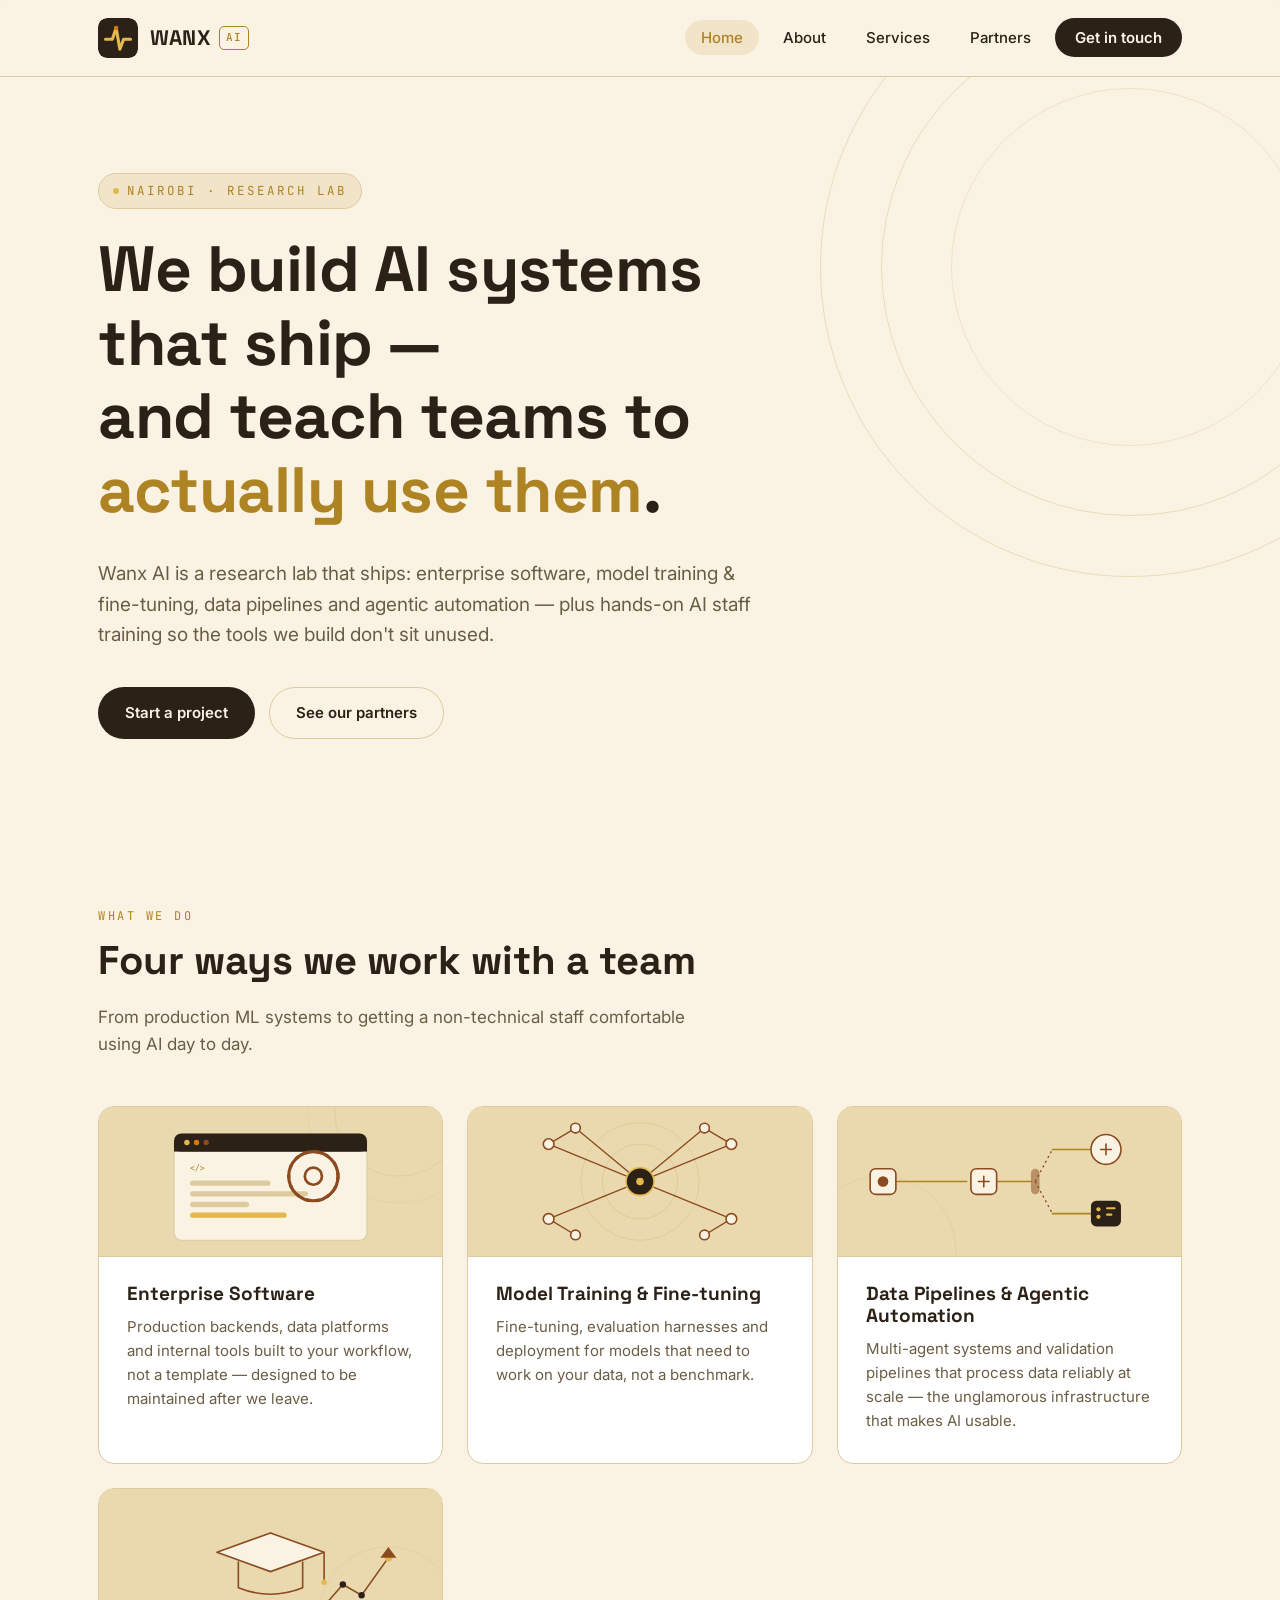
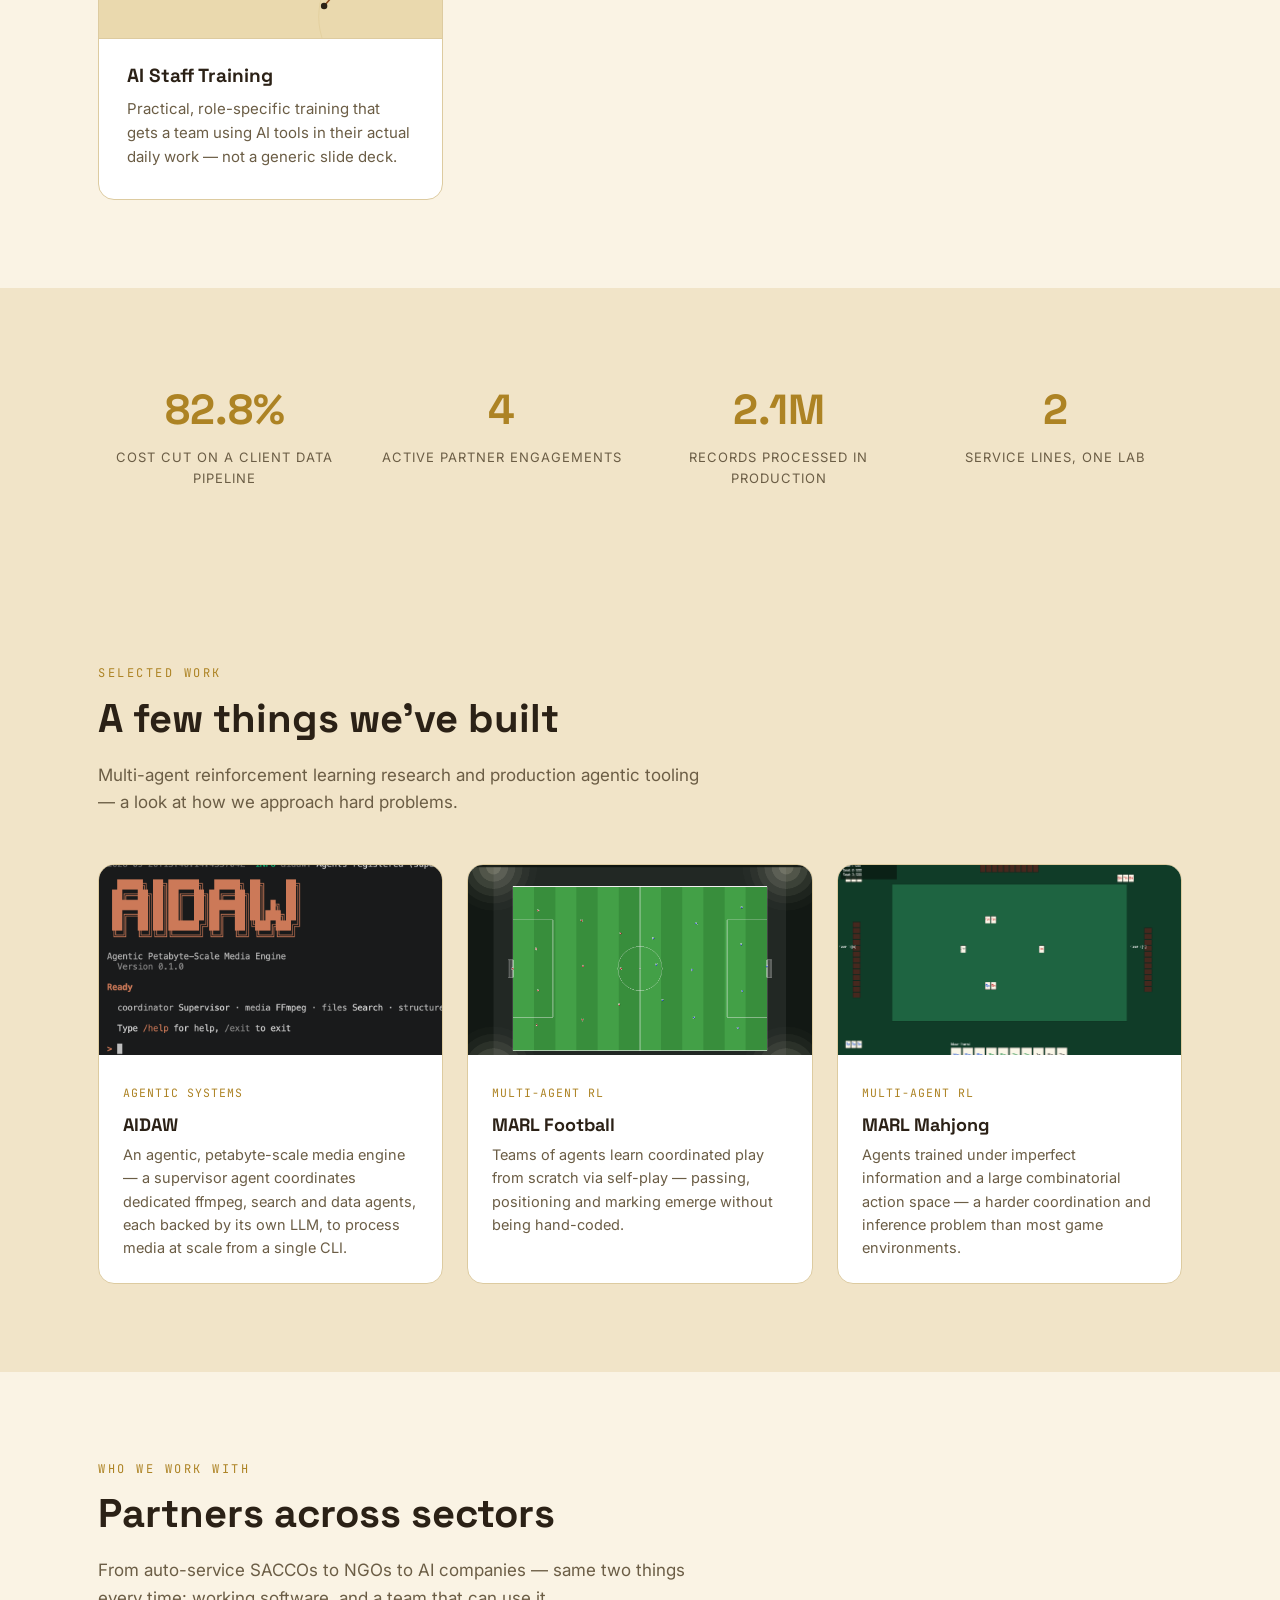
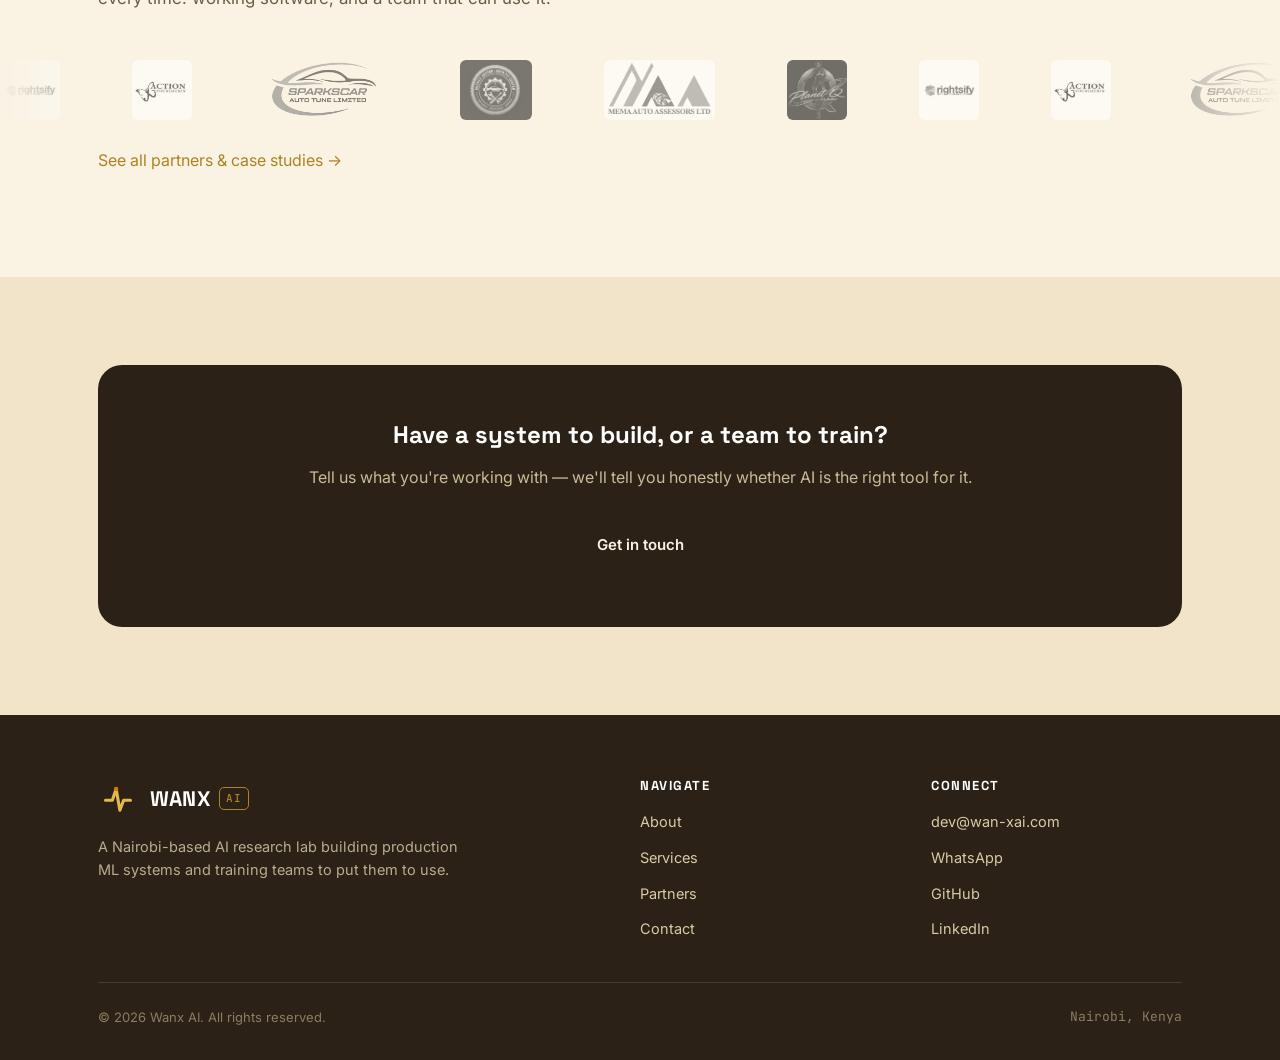
<file: index.html>
<!doctype html>
<html lang="en">
<head>
<meta charset="UTF-8">
<meta name="viewport" content="width=device-width, initial-scale=1.0">
<title>Wanx AI — AI Research Lab, Nairobi</title>
<meta name="description" content="Wanx AI is a Nairobi-based AI research lab: enterprise software, model training &amp; fine-tuning, data pipelines &amp; agentic automation, and AI staff training.">
<link rel="icon" type="image/svg+xml" href="assets/mark.svg">
<link rel="stylesheet" href="styles.css">
</head>
<body>

<nav class="site-nav">
  <div class="wrap">
    <a href="index.html" class="brand">
      <img src="assets/mark.svg" alt="">
      <span class="brand-text">WANX<span class="brand-ai">AI</span></span>
    </a>
    <button class="nav-toggle" aria-label="Toggle menu"><span></span><span></span><span></span></button>
    <ul class="nav-links">
      <li><a href="index.html">Home</a></li>
      <li><a href="about.html">About</a></li>
      <li><a href="services.html">Services</a></li>
      <li><a href="partners.html">Partners</a></li>
      <li><a href="contact.html" class="nav-cta">Get in touch</a></li>
    </ul>
  </div>
</nav>

<header class="hero">
  <div class="hero-orbit" aria-hidden="true"></div>
  <div class="wrap">
    <span class="hero-eyebrow"><span class="dot"></span> Nairobi &middot; Research Lab</span>
    <h1 class="reveal">We build AI systems that ship —<br> and teach teams to <span class="accent">actually use them</span>.</h1>
    <p class="lede reveal">Wanx AI is a research lab that ships: enterprise software, model training &amp; fine-tuning, data pipelines and agentic automation — plus hands-on AI staff training so the tools we build don't sit unused.</p>
    <div class="hero-actions reveal">
      <a href="contact.html" class="btn btn-primary">Start a project</a>
      <a href="partners.html" class="btn btn-ghost">See our partners</a>
    </div>
  </div>
</header>

<section>
  <div class="wrap">
    <div class="section-head reveal">
      <span class="eyebrow">What we do</span>
      <h2>Four ways we work with a team</h2>
      <p>From production ML systems to getting a non-technical staff comfortable using AI day to day.</p>
    </div>
    <div class="grid grid-3">
      <div class="card reveal">
        <div class="card-media"><img src="assets/services/service-software.svg" alt="Enterprise software illustration"></div>
        <div class="card-body">
          <h3>Enterprise Software</h3>
          <p>Production backends, data platforms and internal tools built to your workflow, not a template — designed to be maintained after we leave.</p>
        </div>
      </div>
      <div class="card reveal">
        <div class="card-media"><img src="assets/services/service-model-training.svg" alt="Model training and fine-tuning illustration"></div>
        <div class="card-body">
          <h3>Model Training &amp; Fine-tuning</h3>
          <p>Fine-tuning, evaluation harnesses and deployment for models that need to work on your data, not a benchmark.</p>
        </div>
      </div>
      <div class="card reveal">
        <div class="card-media"><img src="assets/services/service-data-pipelines.svg" alt="Data pipelines and agentic automation illustration"></div>
        <div class="card-body">
          <h3>Data Pipelines &amp; Agentic Automation</h3>
          <p>Multi-agent systems and validation pipelines that process data reliably at scale — the unglamorous infrastructure that makes AI usable.</p>
        </div>
      </div>
      <div class="card reveal">
        <div class="card-media"><img src="assets/services/service-ai-training.svg" alt="AI staff training illustration"></div>
        <div class="card-body">
          <h3>AI Staff Training</h3>
          <p>Practical, role-specific training that gets a team using AI tools in their actual daily work — not a generic slide deck.</p>
        </div>
      </div>
    </div>
  </div>
</section>

<section class="section-alt">
  <div class="wrap">
    <div class="stats">
      <div class="stat reveal"><div class="num"><span data-count="99.98" data-suffix="%">0%</span></div><div class="label">Cost cut on a client data pipeline</div></div>
      <div class="stat reveal"><div class="num"><span data-count="5">0</span></div><div class="label">Active partner engagements</div></div>
      <div class="stat reveal"><div class="num"><span data-count="2.5" data-suffix="M">0M</span></div><div class="label">Records processed in production</div></div>
      <div class="stat reveal"><div class="num"><span data-count="3">0</span></div><div class="label">Service lines, one lab</div></div>
    </div>
  </div>
</section>

<section class="section-alt">
  <div class="wrap">
    <div class="section-head reveal">
      <span class="eyebrow">Selected work</span>
      <h2>A few things we've built</h2>
      <p>Multi-agent reinforcement learning research and production agentic tooling — a look at how we approach hard problems.</p>
    </div>
    <div class="grid grid-3">
      <div class="project-card reveal">
        <div class="project-media"><img src="assets/project-aidaw.png" alt="AIDAW agentic media engine terminal output"></div>
        <div class="project-body">
          <span class="project-tag">Agentic Systems</span>
          <h3>AIDAW</h3>
          <p>An agentic, petabyte-scale media engine — a supervisor agent coordinates dedicated ffmpeg, search and data agents, each backed by its own LLM, to process media at scale from a single CLI.</p>
        </div>
      </div>
      <div class="project-card reveal">
        <div class="project-media"><img src="assets/project-marl-football.png" alt="Multi-agent reinforcement learning football simulation"></div>
        <div class="project-body">
          <span class="project-tag">Multi-Agent RL</span>
          <h3>MARL Football</h3>
          <p>Teams of agents learn coordinated play from scratch via self-play — passing, positioning and marking emerge without being hand-coded.</p>
        </div>
      </div>
      <div class="project-card reveal">
        <div class="project-media"><img src="assets/project-marl-mahjong.png" alt="Multi-agent reinforcement learning Mahjong simulation"></div>
        <div class="project-body">
          <span class="project-tag">Multi-Agent RL</span>
          <h3>MARL Mahjong</h3>
          <p>Agents trained under imperfect information and a large combinatorial action space — a harder coordination and inference problem than most game environments.</p>
        </div>
      </div>
    </div>
  </div>
</section>

<section>
  <div class="wrap">
    <div class="section-head reveal">
      <span class="eyebrow">Who we work with</span>
      <h2>Partners across sectors</h2>
      <p>From auto-service SACCOs to NGOs to AI companies — same two things every time: working software, and a team that can use it.</p>
    </div>
  </div>
  <div class="partner-marquee reveal">
    <div class="marquee-track">
      <div class="marquee-item"><img src="assets/partner-rightsify.png" alt="Rightsify"></div>
      <div class="marquee-item"><img src="assets/partner-actionfoundation.jpg" alt="Action Foundation"></div>
      <div class="marquee-item"><img src="assets/partner-sparkscar.png" alt="Sparkscar Auto Tune Limited"></div>
      <div class="marquee-item"><img src="assets/partner-mickeyjustar.png" alt="Mickey Justar Auto Fit Center"></div>
      <div class="marquee-item"><img src="assets/partner-mema.png" alt="Mema Auto Assessors Ltd"></div>
      <div class="marquee-item"><img src="assets/partner-planetq.png" alt="Planet Q Productions"></div>
      <div class="marquee-item"><img src="assets/partner-rightsify.png" alt="Rightsify"></div>
      <div class="marquee-item"><img src="assets/partner-actionfoundation.jpg" alt="Action Foundation"></div>
      <div class="marquee-item"><img src="assets/partner-sparkscar.png" alt="Sparkscar Auto Tune Limited"></div>
      <div class="marquee-item"><img src="assets/partner-mickeyjustar.png" alt="Mickey Justar Auto Fit Center"></div>
      <div class="marquee-item"><img src="assets/partner-mema.png" alt="Mema Auto Assessors Ltd"></div>
      <div class="marquee-item"><img src="assets/partner-planetq.png" alt="Planet Q Productions"></div>
      <div class="marquee-item"><img src="assets/partner-rightsify.png" alt="Rightsify"></div>
      <div class="marquee-item"><img src="assets/partner-actionfoundation.jpg" alt="Action Foundation"></div>
      <div class="marquee-item"><img src="assets/partner-sparkscar.png" alt="Sparkscar Auto Tune Limited"></div>
      <div class="marquee-item"><img src="assets/partner-mickeyjustar.png" alt="Mickey Justar Auto Fit Center"></div>
      <div class="marquee-item"><img src="assets/partner-mema.png" alt="Mema Auto Assessors Ltd"></div>
      <div class="marquee-item"><img src="assets/partner-planetq.png" alt="Planet Q Productions"></div>
      <div class="marquee-item"><img src="assets/partner-rightsify.png" alt="Rightsify"></div>
      <div class="marquee-item"><img src="assets/partner-actionfoundation.jpg" alt="Action Foundation"></div>
      <div class="marquee-item"><img src="assets/partner-sparkscar.png" alt="Sparkscar Auto Tune Limited"></div>
      <div class="marquee-item"><img src="assets/partner-mickeyjustar.png" alt="Mickey Justar Auto Fit Center"></div>
      <div class="marquee-item"><img src="assets/partner-mema.png" alt="Mema Auto Assessors Ltd"></div>
      <div class="marquee-item"><img src="assets/partner-planetq.png" alt="Planet Q Productions"></div>
      <div class="marquee-item"><img src="assets/partner-rightsify.png" alt="Rightsify"></div>
      <div class="marquee-item"><img src="assets/partner-actionfoundation.jpg" alt="Action Foundation"></div>
      <div class="marquee-item"><img src="assets/partner-sparkscar.png" alt="Sparkscar Auto Tune Limited"></div>
      <div class="marquee-item"><img src="assets/partner-mickeyjustar.png" alt="Mickey Justar Auto Fit Center"></div>
      <div class="marquee-item"><img src="assets/partner-mema.png" alt="Mema Auto Assessors Ltd"></div>
      <div class="marquee-item"><img src="assets/partner-planetq.png" alt="Planet Q Productions"></div>
      <div class="marquee-item"><img src="assets/partner-rightsify.png" alt="Rightsify"></div>
      <div class="marquee-item"><img src="assets/partner-actionfoundation.jpg" alt="Action Foundation"></div>
      <div class="marquee-item"><img src="assets/partner-sparkscar.png" alt="Sparkscar Auto Tune Limited"></div>
      <div class="marquee-item"><img src="assets/partner-mickeyjustar.png" alt="Mickey Justar Auto Fit Center"></div>
      <div class="marquee-item"><img src="assets/partner-mema.png" alt="Mema Auto Assessors Ltd"></div>
      <div class="marquee-item"><img src="assets/partner-planetq.png" alt="Planet Q Productions"></div>
    </div>
  </div>
  <div class="wrap">
    <p style="margin-top: 28px;"><a href="partners.html">See all partners &amp; case studies &rarr;</a></p>
  </div>
</section>

<section class="section-alt">
  <div class="wrap">
    <div class="cta-band reveal">
      <h2>Have a system to build, or a team to train?</h2>
      <p>Tell us what you're working with — we'll tell you honestly whether AI is the right tool for it.</p>
      <a href="contact.html" class="btn btn-primary">Get in touch</a>
    </div>
  </div>
</section>

<footer>
  <div class="wrap">
    <div class="foot-grid">
      <div>
        <a href="index.html" class="brand">
          <img src="assets/mark.svg" alt="">
          <span class="brand-text">WANX<span class="brand-ai">AI</span></span>
        </a>
        <p style="margin-top: 16px;">A Nairobi-based AI research lab building production ML systems and training teams to put them to use.</p>
      </div>
      <div>
        <h4>Navigate</h4>
        <ul>
          <li><a href="about.html">About</a></li>
          <li><a href="services.html">Services</a></li>
          <li><a href="partners.html">Partners</a></li>
          <li><a href="contact.html">Contact</a></li>
        </ul>
      </div>
      <div>
        <h4>Connect</h4>
        <ul>
          <li><a href="mailto:dev@wan-xai.com">dev@wan-xai.com</a></li>
          <li><a href="https://wa.me/254743737349" target="_blank" rel="noopener">WhatsApp</a></li>
          <li><a href="https://github.com/wanxai" target="_blank" rel="noopener">GitHub</a></li>
          <li><a href="https://www.linkedin.com/company/wanxai-africa" target="_blank" rel="noopener">LinkedIn</a></li>
        </ul>
      </div>
    </div>
    <div class="foot-bottom">
      <span>&copy; 2026 Wanx AI. All rights reserved.</span>
      <span class="mono">Nairobi, Kenya</span>
    </div>
  </div>
</footer>

<script src="script.js"></script>
</body>
</html>
</file>
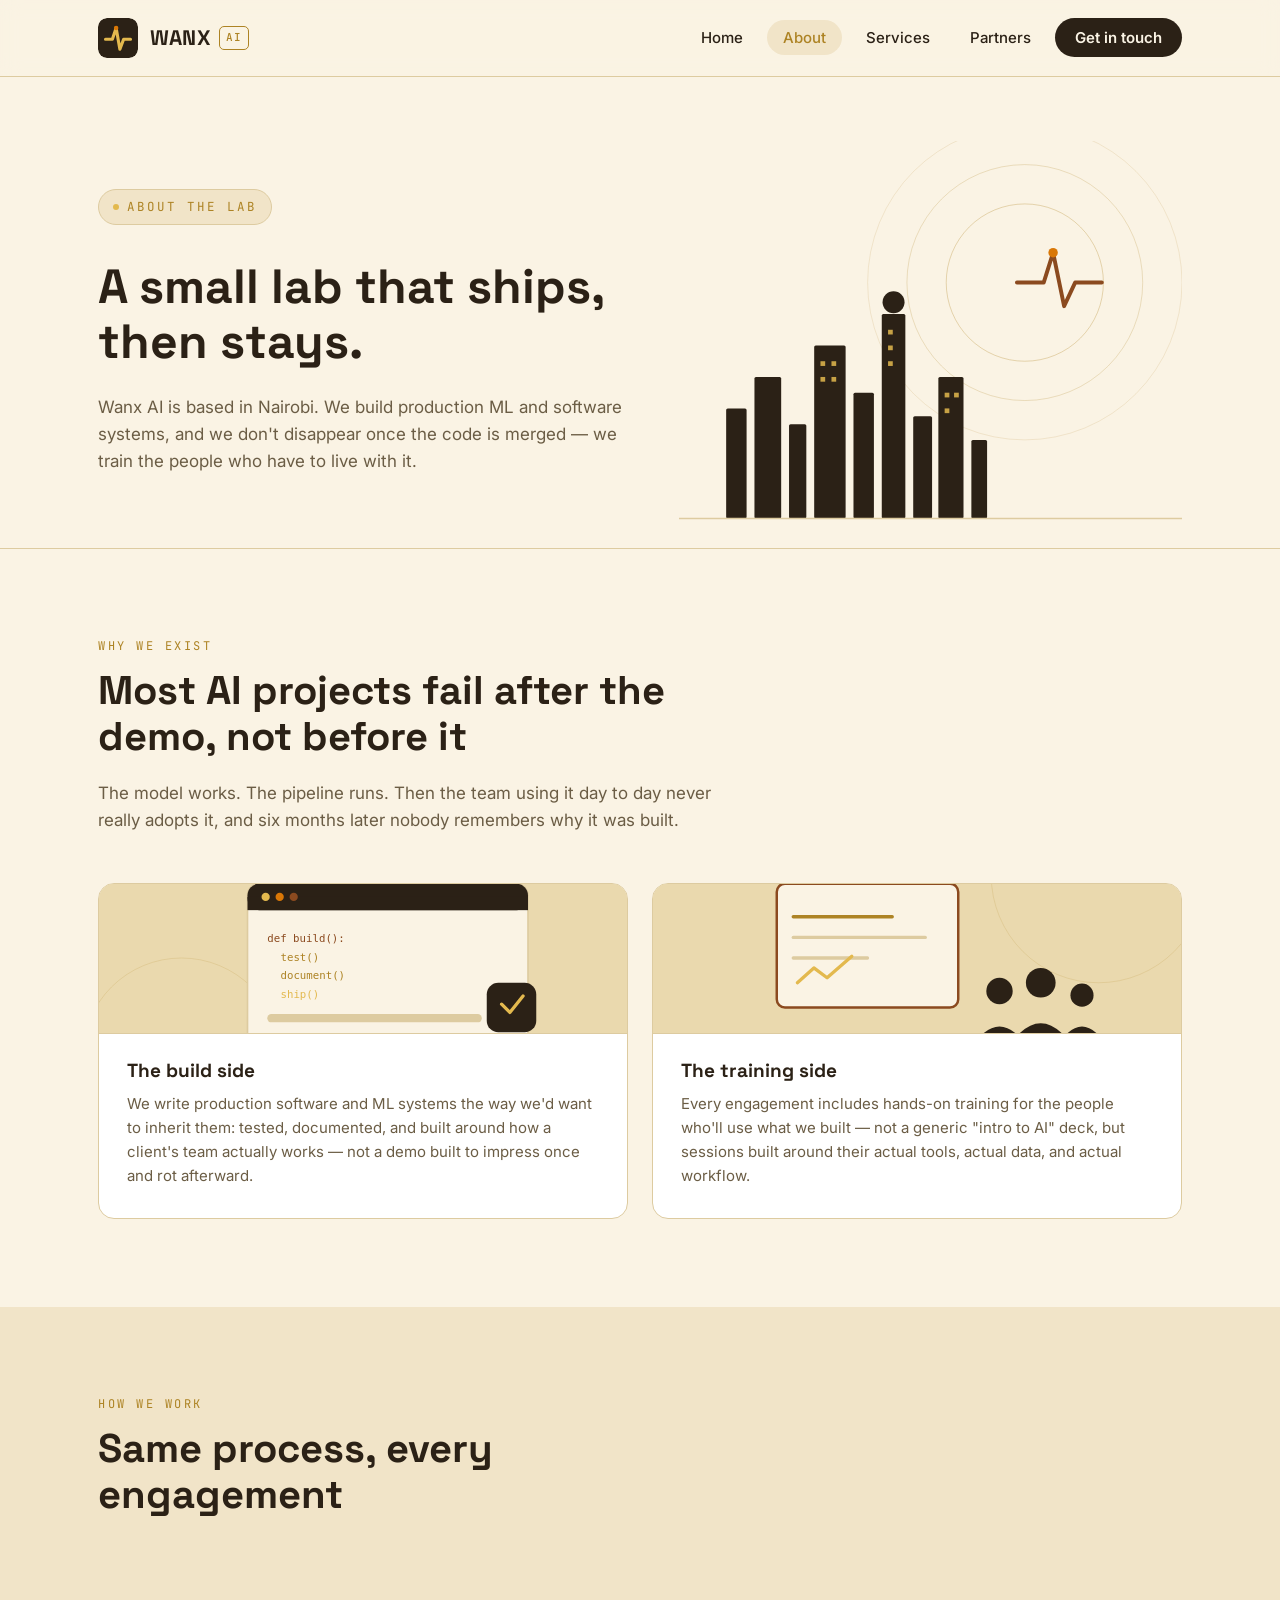
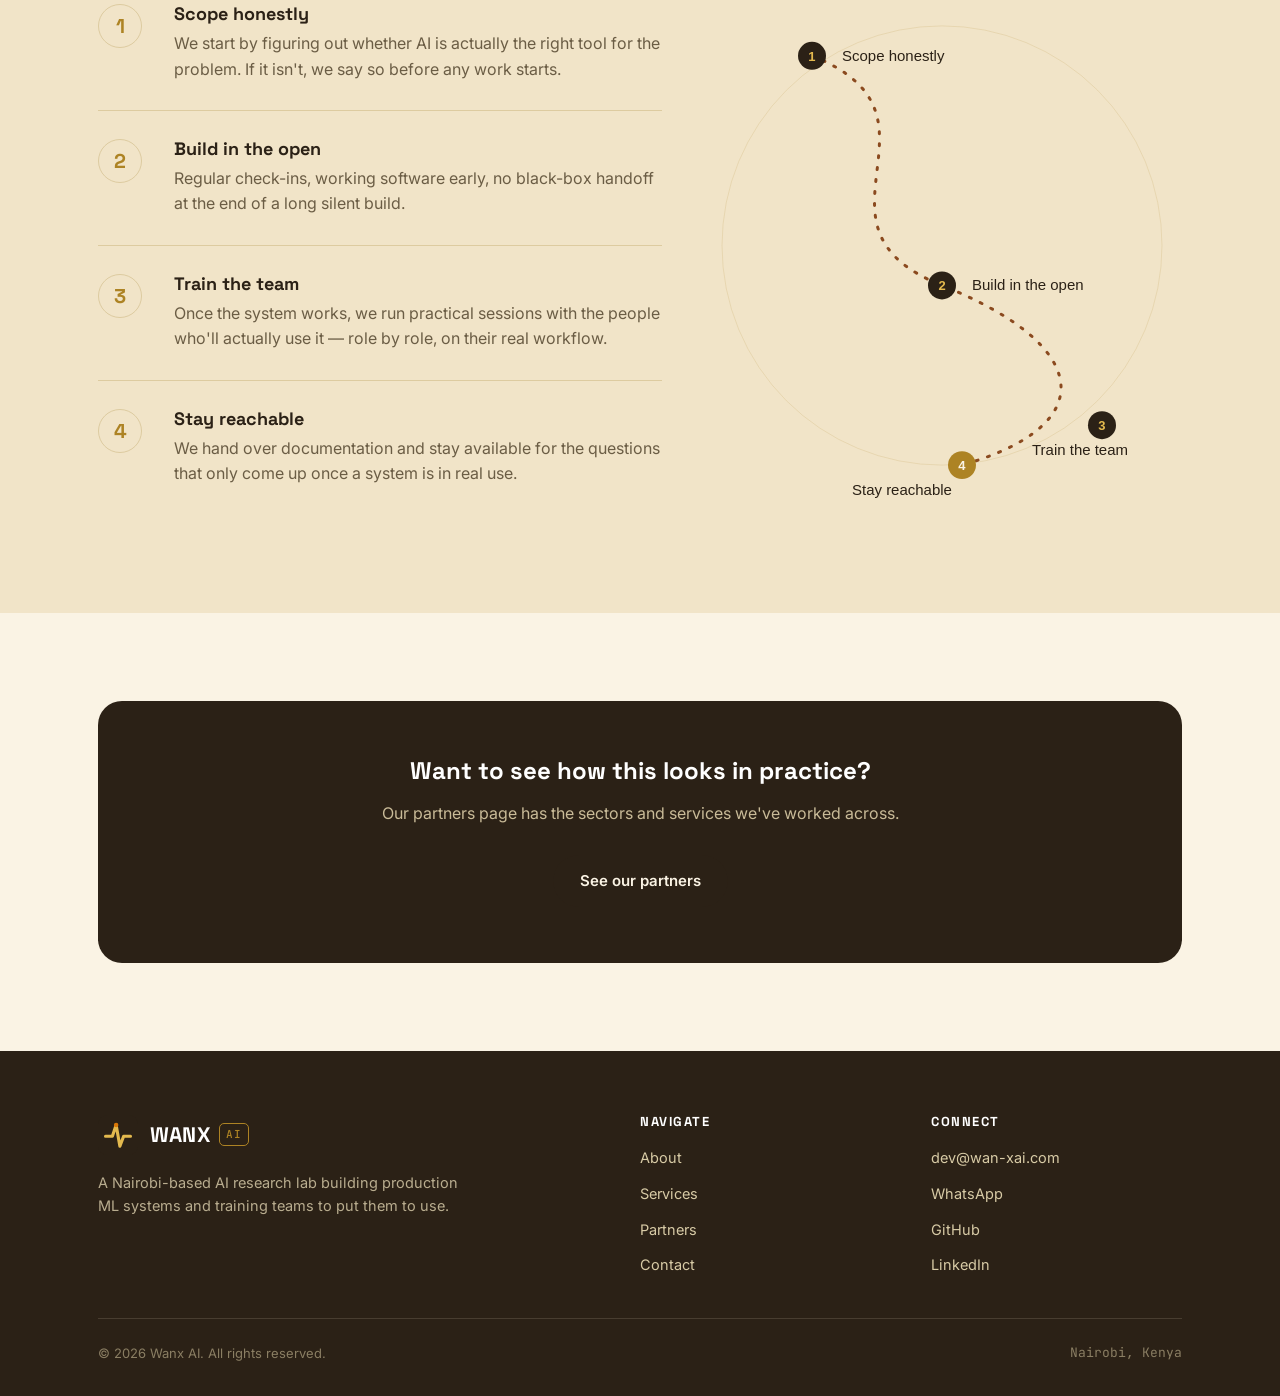
<file: about.html>
<!doctype html>
<html lang="en">
<head>
<meta charset="UTF-8">
<meta name="viewport" content="width=device-width, initial-scale=1.0">
<title>About — Wanx AI</title>
<meta name="description" content="Wanx AI is a Nairobi-based AI research lab. Here's how we work and why we pair every build with training.">
<link rel="icon" type="image/svg+xml" href="assets/mark.svg">
<link rel="stylesheet" href="styles.css">
</head>
<body>

<nav class="site-nav">
  <div class="wrap">
    <a href="index.html" class="brand">
      <img src="assets/mark.svg" alt="">
      <span class="brand-text">WANX<span class="brand-ai">AI</span></span>
    </a>
    <button class="nav-toggle" aria-label="Toggle menu"><span></span><span></span><span></span></button>
    <ul class="nav-links">
      <li><a href="index.html">Home</a></li>
      <li><a href="about.html">About</a></li>
      <li><a href="services.html">Services</a></li>
      <li><a href="partners.html">Partners</a></li>
      <li><a href="contact.html" class="nav-cta">Get in touch</a></li>
    </ul>
  </div>
</nav>

<header class="page-hero">
  <div class="wrap page-hero-grid">
    <div class="page-hero-copy">
      <span class="hero-eyebrow"><span class="dot"></span> About the lab</span>
      <h1 class="reveal">A small lab that ships, then stays.</h1>
      <p class="lede reveal">Wanx AI is based in Nairobi. We build production ML and software systems, and we don't disappear once the code is merged — we train the people who have to live with it.</p>
    </div>
    <div class="page-hero-media reveal">
      <img src="assets/about-hero.svg" alt="Nairobi skyline with a pulse-mark motif">
    </div>
  </div>
</header>

<section>
  <div class="wrap">
    <div class="section-head reveal">
      <span class="eyebrow">Why we exist</span>
      <h2>Most AI projects fail after the demo, not before it</h2>
      <p>The model works. The pipeline runs. Then the team using it day to day never really adopts it, and six months later nobody remembers why it was built.</p>
    </div>
    <div class="grid grid-2">
      <div class="card reveal">
        <div class="card-media"><img src="assets/about-build.svg" alt="Code editor illustration representing the build side"></div>
        <div class="card-body">
          <h3>The build side</h3>
          <p>We write production software and ML systems the way we'd want to inherit them: tested, documented, and built around how a client's team actually works — not a demo built to impress once and rot afterward.</p>
        </div>
      </div>
      <div class="card reveal">
        <div class="card-media"><img src="assets/about-training.svg" alt="Whiteboard and team illustration representing the training side"></div>
        <div class="card-body">
          <h3>The training side</h3>
          <p>Every engagement includes hands-on training for the people who'll use what we built — not a generic "intro to AI" deck, but sessions built around their actual tools, actual data, and actual workflow.</p>
        </div>
      </div>
    </div>
  </div>
</section>

<section class="section-alt">
  <div class="wrap">
    <div class="section-head reveal">
      <span class="eyebrow">How we work</span>
      <h2>Same process, every engagement</h2>
    </div>
    <div class="process-grid">
      <div class="step-list">
        <div class="step reveal">
          <div class="step-num">1</div>
          <div>
            <h3>Scope honestly</h3>
            <p>We start by figuring out whether AI is actually the right tool for the problem. If it isn't, we say so before any work starts.</p>
          </div>
        </div>
        <div class="step reveal">
          <div class="step-num">2</div>
          <div>
            <h3>Build in the open</h3>
            <p>Regular check-ins, working software early, no black-box handoff at the end of a long silent build.</p>
          </div>
        </div>
        <div class="step reveal">
          <div class="step-num">3</div>
          <div>
            <h3>Train the team</h3>
            <p>Once the system works, we run practical sessions with the people who'll actually use it — role by role, on their real workflow.</p>
          </div>
        </div>
        <div class="step reveal">
          <div class="step-num">4</div>
          <div>
            <h3>Stay reachable</h3>
            <p>We hand over documentation and stay available for the questions that only come up once a system is in real use.</p>
          </div>
        </div>
      </div>
      <div class="process-media reveal">
        <img src="assets/about-process.svg" alt="Illustration of the four-step engagement journey">
      </div>
    </div>
  </div>
</section>

<section>
  <div class="wrap">
    <div class="cta-band reveal">
      <h2>Want to see how this looks in practice?</h2>
      <p>Our partners page has the sectors and services we've worked across.</p>
      <a href="partners.html" class="btn btn-primary">See our partners</a>
    </div>
  </div>
</section>

<footer>
  <div class="wrap">
    <div class="foot-grid">
      <div>
        <a href="index.html" class="brand">
          <img src="assets/mark.svg" alt="">
          <span class="brand-text">WANX<span class="brand-ai">AI</span></span>
        </a>
        <p style="margin-top: 16px;">A Nairobi-based AI research lab building production ML systems and training teams to put them to use.</p>
      </div>
      <div>
        <h4>Navigate</h4>
        <ul>
          <li><a href="about.html">About</a></li>
          <li><a href="services.html">Services</a></li>
          <li><a href="partners.html">Partners</a></li>
          <li><a href="contact.html">Contact</a></li>
        </ul>
      </div>
      <div>
        <h4>Connect</h4>
        <ul>
          <li><a href="mailto:dev@wan-xai.com">dev@wan-xai.com</a></li>
          <li><a href="https://wa.me/254743737349" target="_blank" rel="noopener">WhatsApp</a></li>
          <li><a href="https://github.com/wanxai" target="_blank" rel="noopener">GitHub</a></li>
          <li><a href="https://www.linkedin.com/company/wanxai-africa" target="_blank" rel="noopener">LinkedIn</a></li>
        </ul>
      </div>
    </div>
    <div class="foot-bottom">
      <span>&copy; 2026 Wanx AI. All rights reserved.</span>
      <span class="mono">Nairobi, Kenya</span>
    </div>
  </div>
</footer>

<script src="script.js"></script>
</body>
</html>
</file>
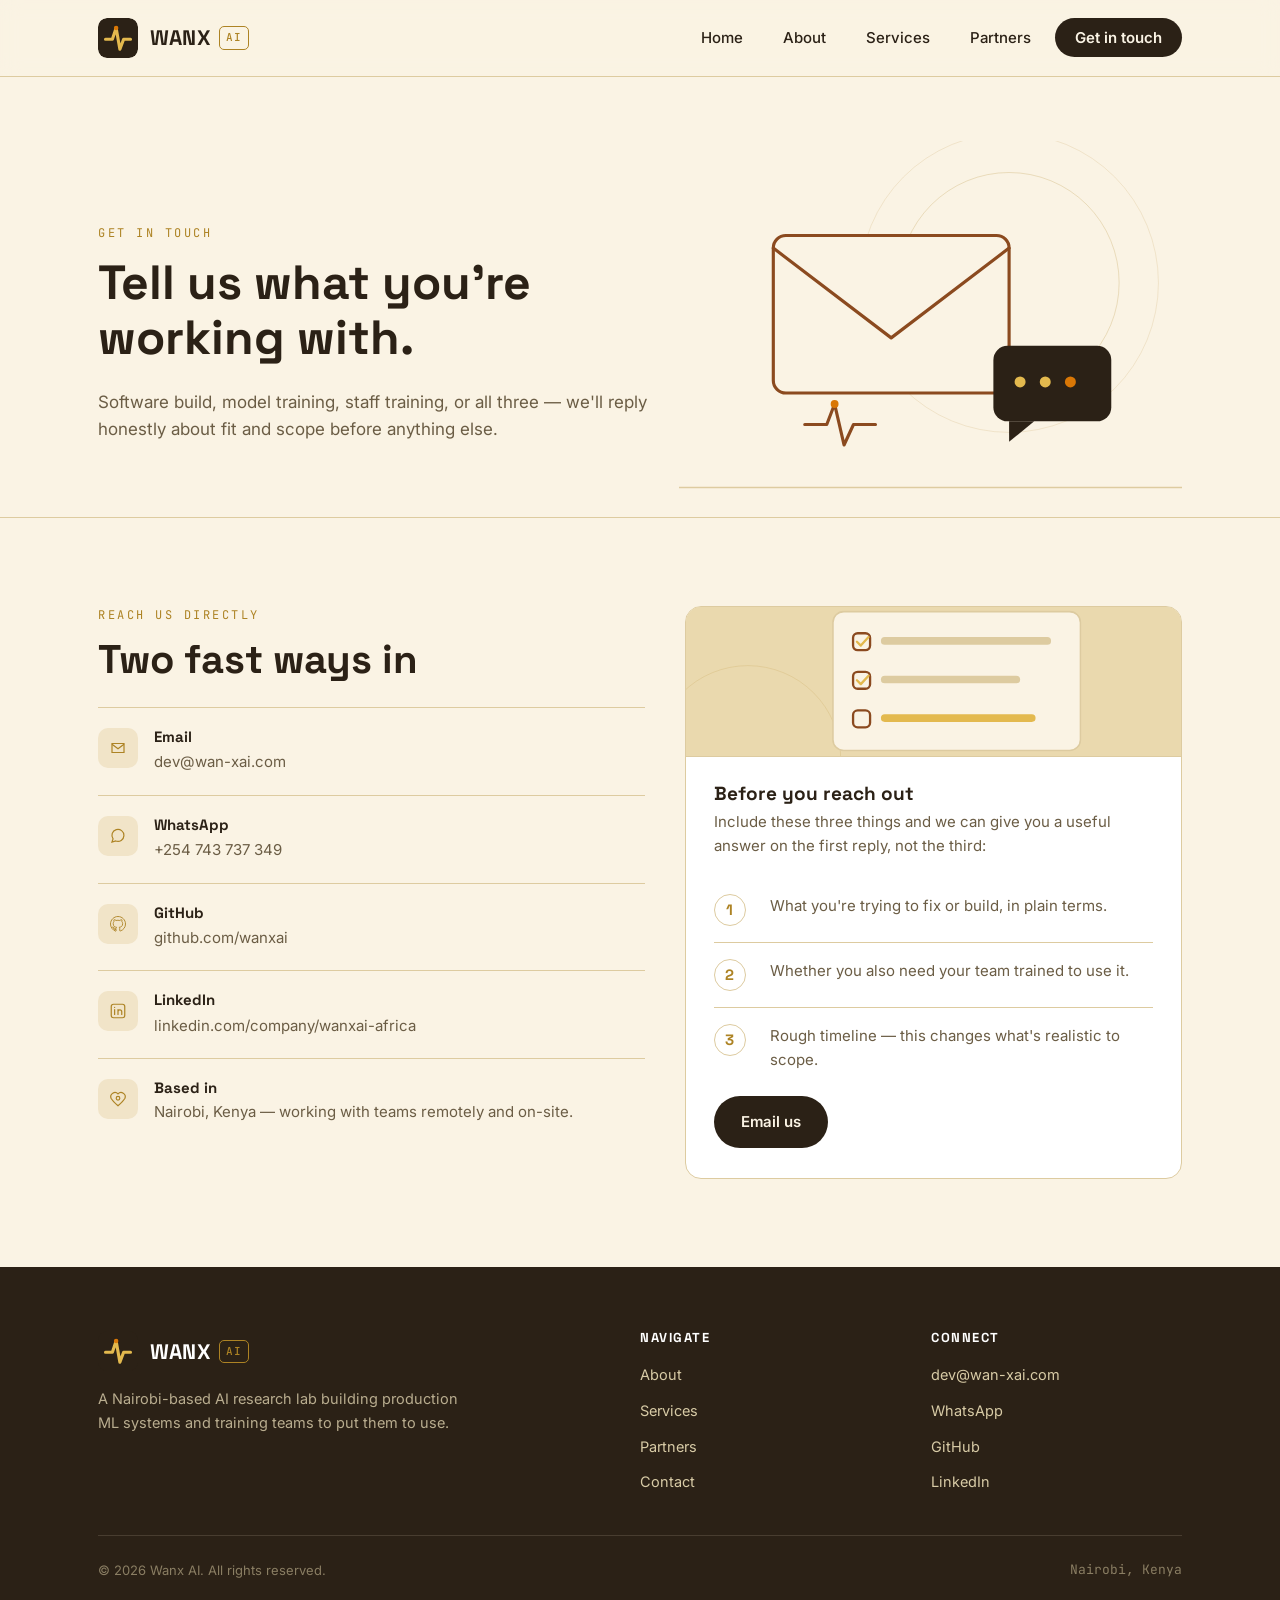
<file: contact.html>
<!doctype html>
<html lang="en">
<head>
<meta charset="UTF-8">
<meta name="viewport" content="width=device-width, initial-scale=1.0">
<title>Contact — Wanx AI</title>
<meta name="description" content="Get in touch with Wanx AI — software development, model training, and AI staff training for your team.">
<link rel="icon" type="image/svg+xml" href="assets/mark.svg">
<link rel="stylesheet" href="styles.css">
</head>
<body>

<nav class="site-nav">
  <div class="wrap">
    <a href="index.html" class="brand">
      <img src="assets/mark.svg" alt="">
      <span class="brand-text">WANX<span class="brand-ai">AI</span></span>
    </a>
    <button class="nav-toggle" aria-label="Toggle menu"><span></span><span></span><span></span></button>
    <ul class="nav-links">
      <li><a href="index.html">Home</a></li>
      <li><a href="about.html">About</a></li>
      <li><a href="services.html">Services</a></li>
      <li><a href="partners.html">Partners</a></li>
      <li><a href="contact.html" class="nav-cta">Get in touch</a></li>
    </ul>
  </div>
</nav>

<header class="page-hero">
  <div class="wrap page-hero-grid">
    <div class="page-hero-copy">
      <span class="eyebrow">Get in touch</span>
      <h1 class="reveal">Tell us what you're working with.</h1>
      <p class="reveal">Software build, model training, staff training, or all three — we'll reply honestly about fit and scope before anything else.</p>
    </div>
    <div class="page-hero-media reveal">
      <img src="assets/contact-hero.svg" alt="Envelope and chat bubble illustration">
    </div>
  </div>
</header>

<section>
  <div class="wrap">
    <div class="contact-grid">
      <div class="reveal">
        <div class="section-head" style="margin-bottom: 24px;">
          <span class="eyebrow">Reach us directly</span>
          <h2>Two fast ways in</h2>
        </div>
        <div class="contact-item">
          <div class="ico">
            <svg width="18" height="18" viewBox="0 0 24 24" fill="none"><path d="M4 6h16v12H4z" stroke="currentColor" stroke-width="1.6"/><path d="M4 7l8 6 8-6" stroke="currentColor" stroke-width="1.6"/></svg>
          </div>
          <div>
            <h4>Email</h4>
            <a href="mailto:dev@wan-xai.com">dev@wan-xai.com</a>
          </div>
        </div>
        <div class="contact-item">
          <div class="ico">
            <svg width="18" height="18" viewBox="0 0 24 24" fill="none"><path d="M4 20l1.4-4.2A8 8 0 1 1 9 18.6L4 20z" stroke="currentColor" stroke-width="1.6"/></svg>
          </div>
          <div>
            <h4>WhatsApp</h4>
            <a href="https://wa.me/254743737349" target="_blank" rel="noopener">+254 743 737 349</a>
          </div>
        </div>
        <div class="contact-item">
          <div class="ico">
            <svg width="18" height="18" viewBox="0 0 24 24" fill="none"><path d="M12 2C6.5 2 2 6.5 2 12c0 4.4 2.9 8.1 6.8 9.5.5.1.7-.2.7-.5v-1.8c-2.8.6-3.4-1.2-3.4-1.2-.4-1.1-1-1.4-1-1.4-.9-.6.1-.6.1-.6 1 .1 1.5 1 1.5 1 .9 1.5 2.3 1.1 2.9.8.1-.7.3-1.1.6-1.4-2.2-.3-4.6-1.1-4.6-4.9 0-1.1.4-2 1-2.6-.1-.3-.4-1.3.1-2.6 0 0 .8-.3 2.7 1 .8-.2 1.6-.3 2.5-.3s1.7.1 2.5.3c1.9-1.3 2.7-1 2.7-1 .5 1.3.2 2.3.1 2.6.6.6 1 1.5 1 2.6 0 3.8-2.3 4.6-4.6 4.9.4.3.7.9.7 1.8v2.6c0 .3.2.6.7.5C19.1 20.1 22 16.4 22 12c0-5.5-4.5-10-10-10z" stroke="currentColor" stroke-width="1.2"/></svg>
          </div>
          <div>
            <h4>GitHub</h4>
            <a href="https://github.com/wanxai" target="_blank" rel="noopener">github.com/wanxai</a>
          </div>
        </div>
        <div class="contact-item">
          <div class="ico">
            <svg width="18" height="18" viewBox="0 0 24 24" fill="none"><rect x="3" y="3" width="18" height="18" rx="3" stroke="currentColor" stroke-width="1.6"/><path d="M7.5 10v6.5M7.5 7.2v.1M12 16.5V13c0-1.4 1-2.6 2.4-2.6S17 11.6 17 13v3.5M12 10v6.5" stroke="currentColor" stroke-width="1.6" stroke-linecap="round"/></svg>
          </div>
          <div>
            <h4>LinkedIn</h4>
            <a href="https://www.linkedin.com/company/wanxai-africa" target="_blank" rel="noopener">linkedin.com/company/wanxai-africa</a>
          </div>
        </div>
        <div class="contact-item">
          <div class="ico">
            <svg width="18" height="18" viewBox="0 0 24 24" fill="none"><path d="M12 21s-7-6.1-9.3-10A5.6 5.6 0 0 1 12 5.2 5.6 5.6 0 0 1 21.3 11c-2.3 3.9-9.3 10-9.3 10z" stroke="currentColor" stroke-width="1.6"/><circle cx="12" cy="11" r="2.4" stroke="currentColor" stroke-width="1.6"/></svg>
          </div>
          <div>
            <h4>Based in</h4>
            <p>Nairobi, Kenya — working with teams remotely and on-site.</p>
          </div>
        </div>
      </div>

      <div class="card reveal">
        <div class="card-media"><img src="assets/contact-checklist.svg" alt="Checklist illustration"></div>
        <div class="card-body">
          <h3 style="margin-bottom: 6px;">Before you reach out</h3>
          <p style="margin-bottom: 20px;">Include these three things and we can give you a useful answer on the first reply, not the third:</p>
          <div class="step-list" style="gap: 0;">
            <div class="step" style="grid-template-columns: 36px 1fr; padding: 16px 0;">
              <div class="step-num" style="width:32px;height:32px;font-size:15px;">1</div>
              <div><p style="margin:0;">What you're trying to fix or build, in plain terms.</p></div>
            </div>
            <div class="step" style="grid-template-columns: 36px 1fr; padding: 16px 0;">
              <div class="step-num" style="width:32px;height:32px;font-size:15px;">2</div>
              <div><p style="margin:0;">Whether you also need your team trained to use it.</p></div>
            </div>
            <div class="step" style="grid-template-columns: 36px 1fr; padding: 16px 0;">
              <div class="step-num" style="width:32px;height:32px;font-size:15px;">3</div>
              <div><p style="margin:0;">Rough timeline — this changes what's realistic to scope.</p></div>
            </div>
          </div>
          <a href="mailto:dev@wan-xai.com" class="btn btn-primary" style="margin-top: 8px;">Email us</a>
        </div>
      </div>
    </div>
  </div>
</section>

<footer>
  <div class="wrap">
    <div class="foot-grid">
      <div>
        <a href="index.html" class="brand">
          <img src="assets/mark.svg" alt="">
          <span class="brand-text">WANX<span class="brand-ai">AI</span></span>
        </a>
        <p style="margin-top: 16px;">A Nairobi-based AI research lab building production ML systems and training teams to put them to use.</p>
      </div>
      <div>
        <h4>Navigate</h4>
        <ul>
          <li><a href="about.html">About</a></li>
          <li><a href="services.html">Services</a></li>
          <li><a href="partners.html">Partners</a></li>
          <li><a href="contact.html">Contact</a></li>
        </ul>
      </div>
      <div>
        <h4>Connect</h4>
        <ul>
          <li><a href="mailto:dev@wan-xai.com">dev@wan-xai.com</a></li>
          <li><a href="https://wa.me/254743737349" target="_blank" rel="noopener">WhatsApp</a></li>
          <li><a href="https://github.com/wanxai" target="_blank" rel="noopener">GitHub</a></li>
          <li><a href="https://www.linkedin.com/company/wanxai-africa" target="_blank" rel="noopener">LinkedIn</a></li>
        </ul>
      </div>
    </div>
    <div class="foot-bottom">
      <span>&copy; 2026 Wanx AI. All rights reserved.</span>
      <span class="mono">Nairobi, Kenya</span>
    </div>
  </div>
</footer>

<script src="script.js"></script>
</body>
</html>
</file>
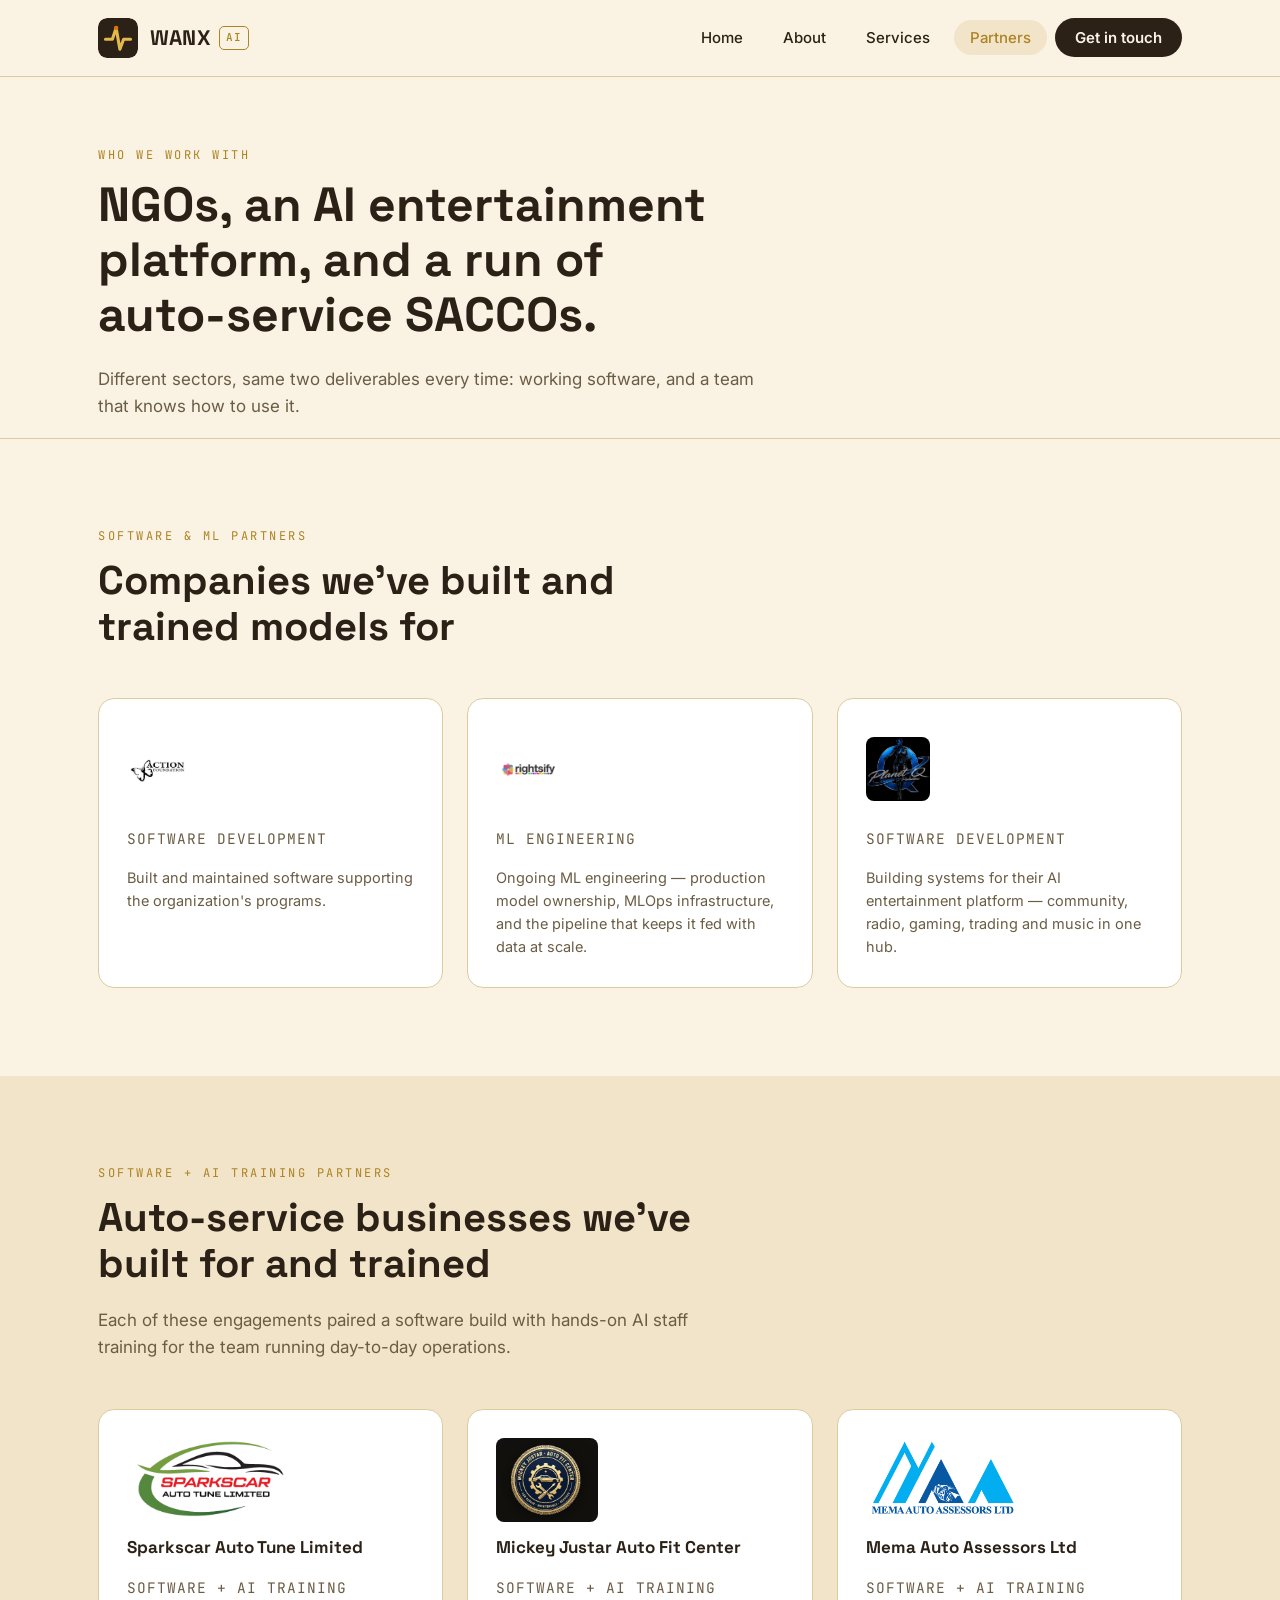
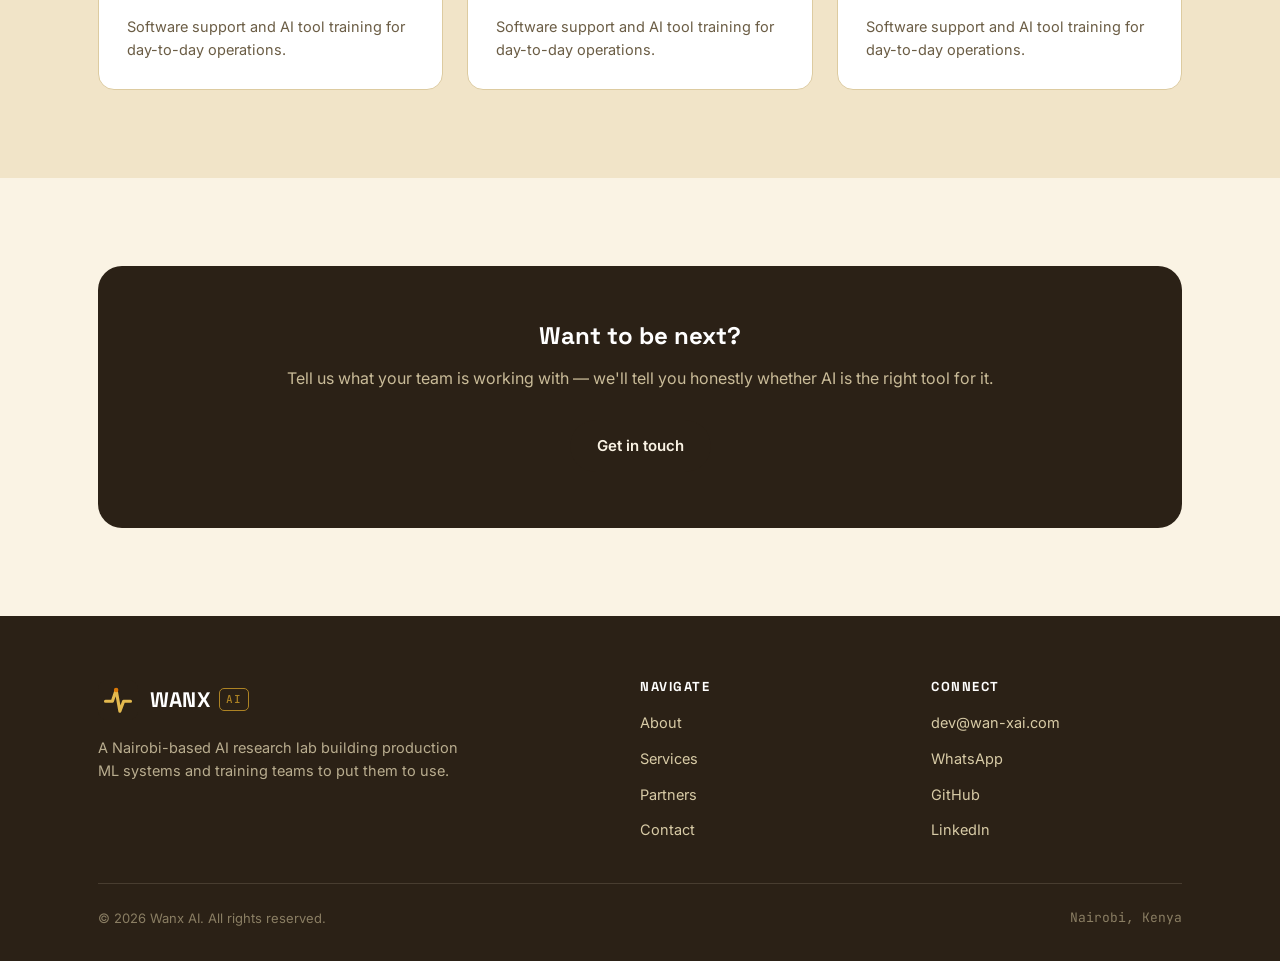
<file: partners.html>
<!doctype html>
<html lang="en">
<head>
<meta charset="UTF-8">
<meta name="viewport" content="width=device-width, initial-scale=1.0">
<title>Partners — Wanx AI</title>
<meta name="description" content="Organizations Wanx AI has built software for and trained on AI adoption, from NGOs to auto-service SACCOs.">
<link rel="icon" type="image/svg+xml" href="assets/mark.svg">
<link rel="stylesheet" href="styles.css">
</head>
<body>

<nav class="site-nav">
  <div class="wrap">
    <a href="index.html" class="brand">
      <img src="assets/mark.svg" alt="">
      <span class="brand-text">WANX<span class="brand-ai">AI</span></span>
    </a>
    <button class="nav-toggle" aria-label="Toggle menu"><span></span><span></span><span></span></button>
    <ul class="nav-links">
      <li><a href="index.html">Home</a></li>
      <li><a href="about.html">About</a></li>
      <li><a href="services.html">Services</a></li>
      <li><a href="partners.html">Partners</a></li>
      <li><a href="contact.html" class="nav-cta">Get in touch</a></li>
    </ul>
  </div>
</nav>

<header class="page-hero">
  <div class="wrap">
    <span class="eyebrow">Who we work with</span>
    <h1 class="reveal">NGOs, an AI entertainment platform, and a run of auto-service SACCOs.</h1>
    <p class="reveal">Different sectors, same two deliverables every time: working software, and a team that knows how to use it.</p>
  </div>
</header>

<section>
  <div class="wrap">
    <div class="section-head reveal">
      <span class="eyebrow">Software &amp; ML partners</span>
      <h2>Companies we've built and trained models for</h2>
    </div>
    <div class="grid grid-3">
      <div class="partner-card reveal">
        <div class="partner-logo"><img src="assets/partner-actionfoundation.jpg" alt="Action Foundation" style="max-height:64px;"></div>
        <p class="partner-tag">Software Development</p>
        <p>Built and maintained software supporting the organization's programs.</p>
      </div>
      <div class="partner-card reveal">
        <div class="partner-logo"><img src="assets/partner-rightsify.png" alt="Rightsify" style="max-height:64px;"></div>
        <p class="partner-tag">ML Engineering</p>
        <p>Ongoing ML engineering — production model ownership, MLOps infrastructure, and the pipeline that keeps it fed with data at scale.</p>
      </div>
      <div class="partner-card reveal">
        <div class="partner-logo"><img src="assets/partner-planetq.png" alt="Planet Q Productions" style="max-height:64px;"></div>
        <p class="partner-tag">Software Development</p>
        <p>Building systems for their AI entertainment platform — community, radio, gaming, trading and music in one hub.</p>
      </div>
    </div>
  </div>
</section>

<section class="section-alt">
  <div class="wrap">
    <div class="section-head reveal">
      <span class="eyebrow">Software + AI training partners</span>
      <h2>Auto-service businesses we've built for and trained</h2>
      <p>Each of these engagements paired a software build with hands-on AI staff training for the team running day-to-day operations.</p>
    </div>
    <div class="grid grid-3">
      <div class="partner-card reveal">
        <div class="partner-logo"><img src="assets/partner-sparkscar.png" alt="Sparkscar Auto Tune Limited"></div>
        <h3>Sparkscar Auto Tune Limited</h3>
        <p class="partner-tag">Software + AI Training</p>
        <p>Software support and AI tool training for day-to-day operations.</p>
      </div>
      <div class="partner-card reveal">
        <div class="partner-logo"><img src="assets/partner-mickeyjustar.png" alt="Mickey Justar Auto Fit Center"></div>
        <h3>Mickey Justar Auto Fit Center</h3>
        <p class="partner-tag">Software + AI Training</p>
        <p>Software support and AI tool training for day-to-day operations.</p>
      </div>
      <div class="partner-card reveal">
        <div class="partner-logo"><img src="assets/partner-mema.png" alt="Mema Auto Assessors Ltd"></div>
        <h3>Mema Auto Assessors Ltd</h3>
        <p class="partner-tag">Software + AI Training</p>
        <p>Software support and AI tool training for day-to-day operations.</p>
      </div>
    </div>
  </div>
</section>

<section>
  <div class="wrap">
    <div class="cta-band reveal">
      <h2>Want to be next?</h2>
      <p>Tell us what your team is working with — we'll tell you honestly whether AI is the right tool for it.</p>
      <a href="contact.html" class="btn btn-primary">Get in touch</a>
    </div>
  </div>
</section>

<footer>
  <div class="wrap">
    <div class="foot-grid">
      <div>
        <a href="index.html" class="brand">
          <img src="assets/mark.svg" alt="">
          <span class="brand-text">WANX<span class="brand-ai">AI</span></span>
        </a>
        <p style="margin-top: 16px;">A Nairobi-based AI research lab building production ML systems and training teams to put them to use.</p>
      </div>
      <div>
        <h4>Navigate</h4>
        <ul>
          <li><a href="about.html">About</a></li>
          <li><a href="services.html">Services</a></li>
          <li><a href="partners.html">Partners</a></li>
          <li><a href="contact.html">Contact</a></li>
        </ul>
      </div>
      <div>
        <h4>Connect</h4>
        <ul>
          <li><a href="mailto:dev@wan-xai.com">dev@wan-xai.com</a></li>
          <li><a href="https://wa.me/254743737349" target="_blank" rel="noopener">WhatsApp</a></li>
          <li><a href="https://github.com/wanxai" target="_blank" rel="noopener">GitHub</a></li>
          <li><a href="https://www.linkedin.com/company/wanxai-africa" target="_blank" rel="noopener">LinkedIn</a></li>
        </ul>
      </div>
    </div>
    <div class="foot-bottom">
      <span>&copy; 2026 Wanx AI. All rights reserved.</span>
      <span class="mono">Nairobi, Kenya</span>
    </div>
  </div>
</footer>

<script src="script.js"></script>
</body>
</html>
</file>
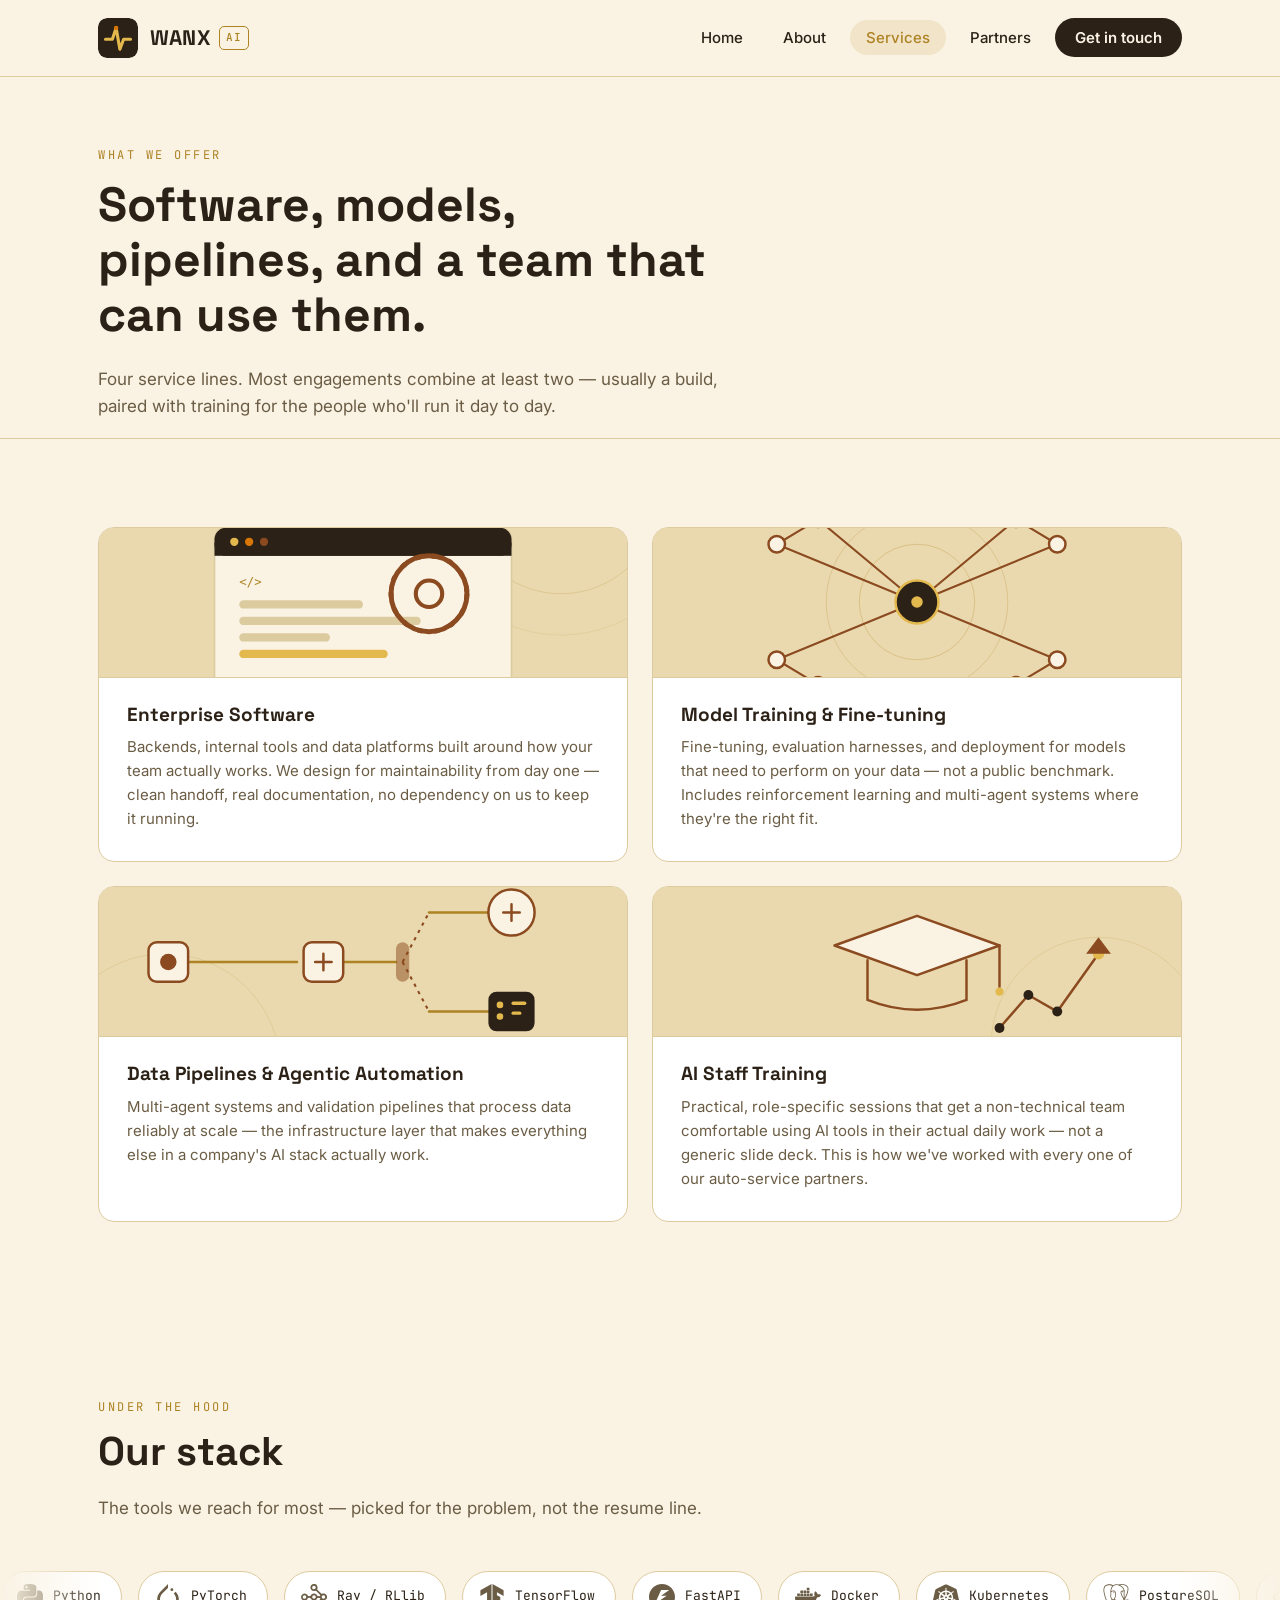
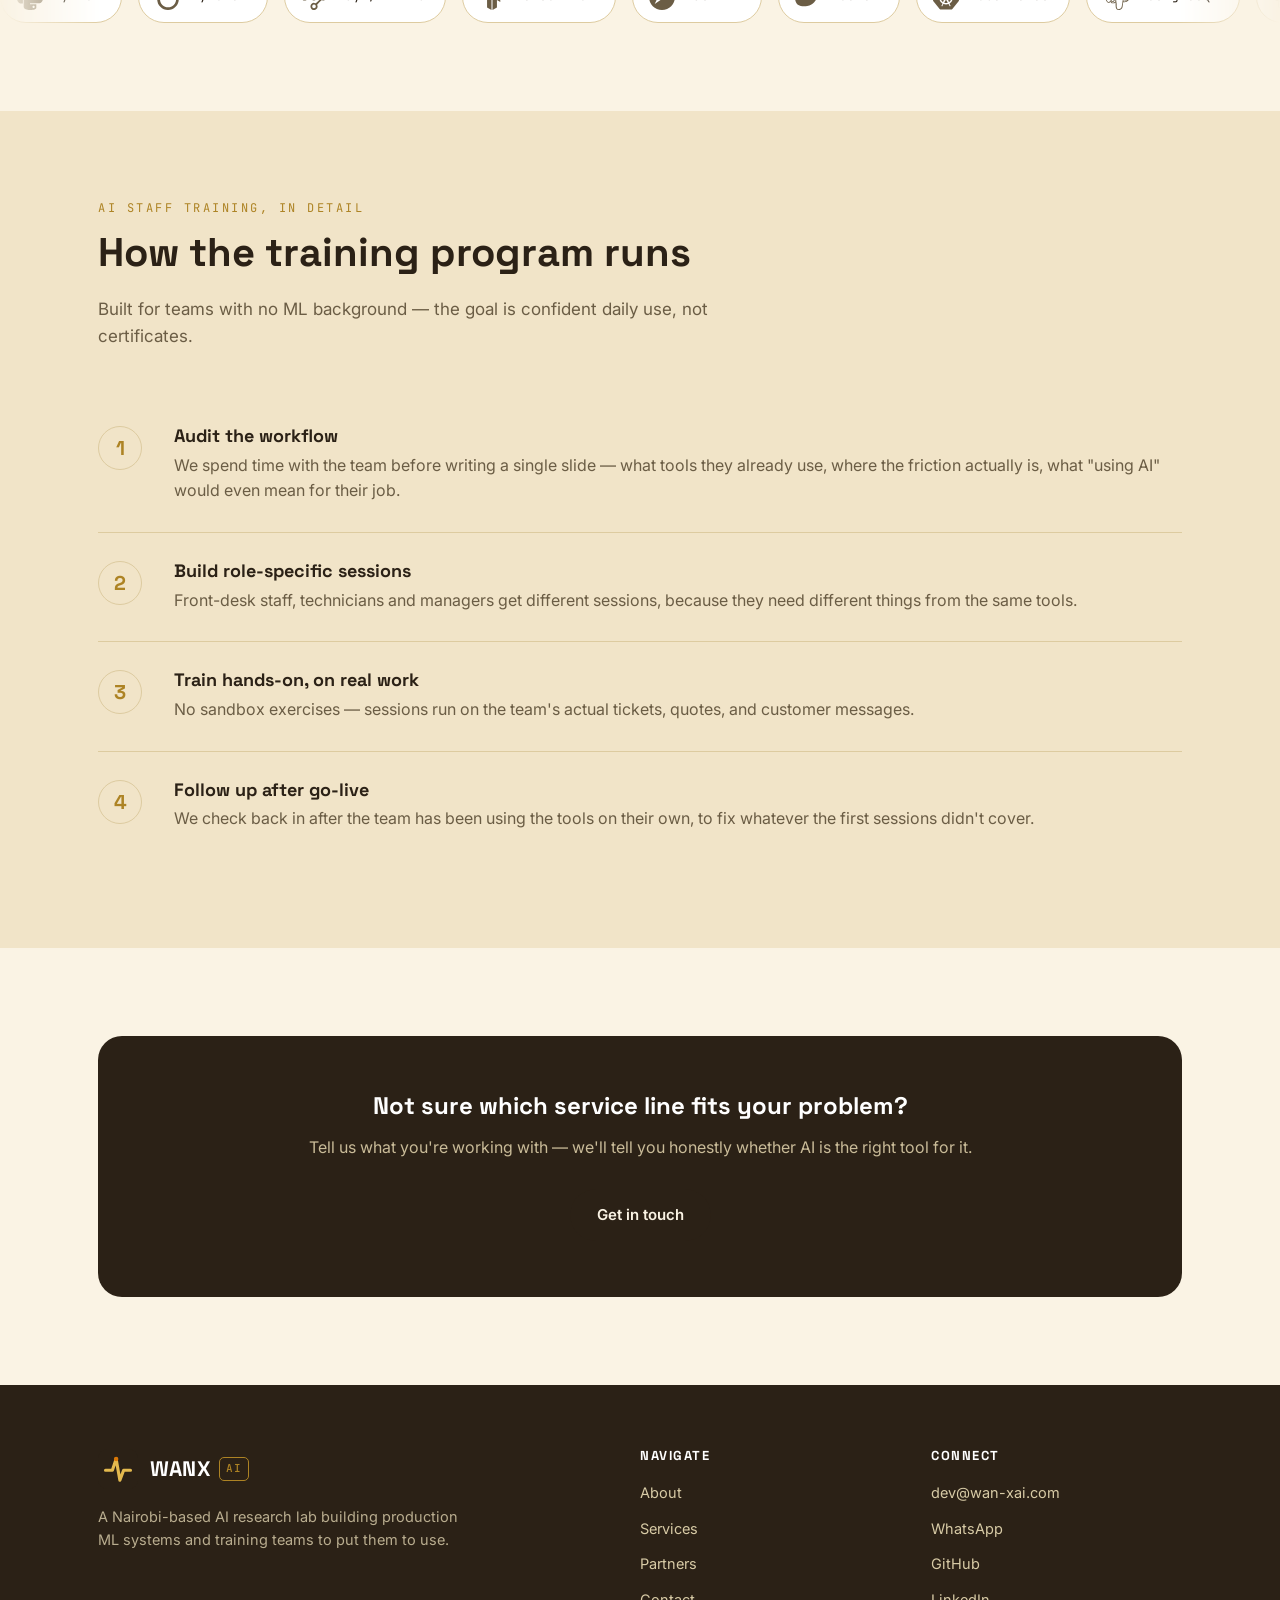
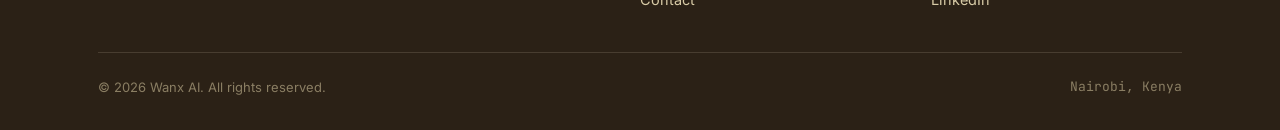
<file: services.html>
<!doctype html>
<html lang="en">
<head>
<meta charset="UTF-8">
<meta name="viewport" content="width=device-width, initial-scale=1.0">
<title>Services — Wanx AI</title>
<meta name="description" content="Wanx AI services: enterprise software, model training &amp; fine-tuning, data pipelines &amp; agentic automation, and hands-on AI staff training.">
<link rel="icon" type="image/svg+xml" href="assets/mark.svg">
<link rel="stylesheet" href="styles.css">
</head>
<body>

<nav class="site-nav">
  <div class="wrap">
    <a href="index.html" class="brand">
      <img src="assets/mark.svg" alt="">
      <span class="brand-text">WANX<span class="brand-ai">AI</span></span>
    </a>
    <button class="nav-toggle" aria-label="Toggle menu"><span></span><span></span><span></span></button>
    <ul class="nav-links">
      <li><a href="index.html">Home</a></li>
      <li><a href="about.html">About</a></li>
      <li><a href="services.html">Services</a></li>
      <li><a href="partners.html">Partners</a></li>
      <li><a href="contact.html" class="nav-cta">Get in touch</a></li>
    </ul>
  </div>
</nav>

<header class="page-hero">
  <div class="wrap">
    <span class="eyebrow">What we offer</span>
    <h1 class="reveal">Software, models, pipelines, and a team that can use them.</h1>
    <p class="reveal">Four service lines. Most engagements combine at least two — usually a build, paired with training for the people who'll run it day to day.</p>
  </div>
</header>

<section>
  <div class="wrap">
    <div class="grid grid-2">
      <div class="card reveal">
        <div class="card-media"><img src="assets/services/service-software.svg" alt="Enterprise software illustration"></div>
        <div class="card-body">
          <h3>Enterprise Software</h3>
          <p>Backends, internal tools and data platforms built around how your team actually works. We design for maintainability from day one — clean handoff, real documentation, no dependency on us to keep it running.</p>
        </div>
      </div>
      <div class="card reveal">
        <div class="card-media"><img src="assets/services/service-model-training.svg" alt="Model training and fine-tuning illustration"></div>
        <div class="card-body">
          <h3>Model Training &amp; Fine-tuning</h3>
          <p>Fine-tuning, evaluation harnesses, and deployment for models that need to perform on your data — not a public benchmark. Includes reinforcement learning and multi-agent systems where they're the right fit.</p>
        </div>
      </div>
      <div class="card reveal">
        <div class="card-media"><img src="assets/services/service-data-pipelines.svg" alt="Data pipelines and agentic automation illustration"></div>
        <div class="card-body">
          <h3>Data Pipelines &amp; Agentic Automation</h3>
          <p>Multi-agent systems and validation pipelines that process data reliably at scale — the infrastructure layer that makes everything else in a company's AI stack actually work.</p>
        </div>
      </div>
      <div class="card reveal">
        <div class="card-media"><img src="assets/services/service-ai-training.svg" alt="AI staff training illustration"></div>
        <div class="card-body">
          <h3>AI Staff Training</h3>
          <p>Practical, role-specific sessions that get a non-technical team comfortable using AI tools in their actual daily work — not a generic slide deck. This is how we've worked with every one of our auto-service partners.</p>
        </div>
      </div>
    </div>
  </div>
</section>

<section>
  <div class="wrap">
    <div class="section-head reveal">
      <span class="eyebrow">Under the hood</span>
      <h2>Our stack</h2>
      <p>The tools we reach for most — picked for the problem, not the resume line.</p>
    </div>
  </div>
  <div class="tech-marquee reveal">
    <div class="tech-track">
      <div class="tech-item">
        <span class="tech-icon"><svg viewBox="0 0 24 24" width="26" height="26"><path d="M14.25.18l.9.2.73.26.59.3.45.32.34.34.25.34.16.33.1.3.04.26.02.2-.01.13V8.5l-.05.63-.13.55-.21.46-.26.38-.3.31-.33.25-.35.19-.35.14-.33.1-.3.07-.26.04-.21.02H8.77l-.69.05-.59.14-.5.22-.41.27-.33.32-.27.35-.2.36-.15.37-.1.35-.07.32-.04.27-.02.21v3.06H3.17l-.21-.03-.28-.07-.32-.12-.35-.18-.36-.26-.36-.36-.35-.46-.32-.59-.28-.73-.21-.88-.14-1.05-.05-1.23.06-1.22.16-1.04.24-.87.32-.71.36-.57.4-.44.42-.33.42-.24.4-.16.36-.1.32-.05.24-.01h.16l.06.01h8.16v-.83H6.18l-.01-2.75-.02-.37.05-.34.11-.31.17-.28.25-.26.31-.23.38-.2.44-.18.51-.15.58-.12.64-.1.71-.06.77-.04.84-.02 1.27.05zm-6.3 1.98l-.23.33-.08.41.08.41.23.34.33.22.41.09.41-.09.33-.22.23-.34.08-.41-.08-.41-.23-.33-.33-.22-.41-.09-.41.09zm13.09 3.95l.28.06.32.12.35.18.36.27.36.35.35.47.32.59.28.73.21.88.14 1.04.05 1.23-.06 1.23-.16 1.04-.24.86-.32.71-.36.57-.4.45-.42.33-.42.24-.4.16-.36.09-.32.05-.24.02-.16-.01h-8.22v.82h5.84l.01 2.76.02.36-.05.34-.11.31-.17.29-.25.25-.31.24-.38.2-.44.17-.51.15-.58.13-.64.09-.71.07-.77.04-.84.01-1.27-.04-1.07-.14-.9-.2-.73-.25-.59-.3-.45-.33-.34-.34-.25-.34-.16-.33-.1-.3-.04-.25-.02-.2.01-.13v-5.34l.05-.64.13-.54.21-.46.26-.38.3-.32.33-.24.35-.2.35-.14.33-.1.3-.06.26-.04.21-.02.13-.01h5.84l.69-.05.59-.14.5-.21.41-.28.33-.32.27-.35.2-.36.15-.36.1-.35.07-.32.04-.28.02-.21V6.07h2.09l.14.01zm-6.47 14.25l-.23.33-.08.41.08.41.23.33.33.23.41.08.41-.08.33-.23.23-.33.08-.41-.08-.41-.23-.33-.33-.23-.41-.08-.41.08z" fill="currentColor"/></svg></span>
        <span class="tech-label">Python</span>
      </div>
      <div class="tech-item">
        <span class="tech-icon"><svg viewBox="0 0 24 24" width="26" height="26"><path d="M12.005 0L4.952 7.053a9.865 9.865 0 000 14.022 9.866 9.866 0 0014.022 0c3.984-3.9 3.986-10.205.085-14.023l-1.744 1.743c2.904 2.905 2.904 7.634 0 10.538s-7.634 2.904-10.538 0-2.904-7.634 0-10.538l4.647-4.646.582-.665zm3.568 3.899a1.327 1.327 0 00-1.327 1.327 1.327 1.327 0 001.327 1.328A1.327 1.327 0 0016.9 5.226 1.327 1.327 0 0015.573 3.9z" fill="currentColor"/></svg></span>
        <span class="tech-label">PyTorch</span>
      </div>
      <div class="tech-item">
        <span class="tech-icon"><svg viewBox="0 0 24 24" width="26" height="26"><path d="M16.153 12.826c-.63-.183-1.03.15-1.378.846-.58 1.13-1.643 1.644-2.888 1.594-1.245-.05-2.257-.63-2.788-1.776-.233-.498-.498-.664-1.046-.68-.93-.017-1.643.016-2.174 1.062-.631 1.261-2.258 1.693-3.619 1.261a3.234 3.234 0 0 1-2.257-3.22 3.198 3.198 0 0 1 2.29-3.02 3.276 3.276 0 0 1 3.702 1.327c.216.315.216.863.597.93.648.1 1.328.033 1.992.033.299 0 .316-.266.399-.465.58-1.295 1.61-1.959 2.987-1.975 1.361-.017 2.39.647 2.955 1.892.215.465.48.598.946.548.166-.017.332.016.498 0 .464-.083 1.062.282 1.344-.448.282-.73-.382-.913-.68-1.245-.847-.946-1.81-1.793-2.673-2.706-.415-.465-.763-.614-1.41-.415-1.876.614-3.619-.431-4.15-2.357-.448-1.676.714-3.535 2.44-3.917a3.293 3.293 0 0 1 3.95 2.457c.017.05.017.083.033.133.117.564.117 1.145-.132 1.626-.283.531-.133.83.249 1.195a152.61 152.61 0 0 1 3.286 3.27c.299.299.498.349.913.2 1.51-.565 2.97-.1 3.884 1.161a3.266 3.266 0 0 1-.067 3.801c-.896 1.195-2.357 1.643-3.834 1.079-.381-.15-.58-.1-.846.182a163.619 163.619 0 0 1-3.403 3.386c-.299.3-.415.532-.232.98a3.198 3.198 0 0 1-1.278 3.917A3.298 3.298 0 0 1 9.646 23c-1.062-1.062-1.228-2.688-.415-4.033a3.196 3.196 0 0 1 3.835-1.294c.498.182.78.083 1.145-.283 1.012-1.045 2.058-2.058 3.087-3.103.266-.266.68-.449.432-1.03-.233-.547-.631-.414-1.03-.431zM11.97 4.942c.913.016 1.643-.714 1.66-1.627v-.05a1.646 1.646 0 0 0-1.76-1.56 1.63 1.63 0 0 0-1.543 1.527 1.638 1.638 0 0 0 1.577 1.71zm.033 5.41a1.658 1.658 0 0 0-1.676 1.61v.084a1.73 1.73 0 0 0 1.643 1.66c.847.016 1.643-.78 1.677-1.627a1.648 1.648 0 0 0-1.577-1.71c-.017-.016-.05-.016-.067-.016zm7.088 1.694c.016.896.747 1.61 1.626 1.643a1.723 1.723 0 0 0 1.66-1.726 1.666 1.666 0 0 0-1.66-1.61 1.623 1.623 0 0 0-1.643 1.577c.017.05.017.083.017.116zM3.24 10.353a1.692 1.692 0 0 0-1.66 1.626c-.017.847.863 1.727 1.693 1.71a1.687 1.687 0 0 0 1.626-1.743 1.615 1.615 0 0 0-1.643-1.593Zm8.68 12c.98.033 1.71-.647 1.727-1.593a1.646 1.646 0 0 0-1.51-1.793 1.646 1.646 0 0 0-1.793 1.51v.233a1.609 1.609 0 0 0 1.543 1.66c0-.017.017-.017.033-.017z" fill="currentColor"/></svg></span>
        <span class="tech-label">Ray / RLlib</span>
      </div>
      <div class="tech-item">
        <span class="tech-icon"><svg viewBox="0 0 24 24" width="26" height="26"><path d="M1.292 5.856L11.54 0v24l-4.095-2.378V7.603l-6.168 3.564.015-5.31zm21.43 5.311l-.014-5.31L12.46 0v24l4.095-2.378V14.87l3.092 1.788-.018-4.618-3.074-1.756V7.603l6.168 3.564z" fill="currentColor"/></svg></span>
        <span class="tech-label">TensorFlow</span>
      </div>
      <div class="tech-item">
        <span class="tech-icon"><svg viewBox="0 0 24 24" width="26" height="26"><path d="M12 .0387C5.3729.0384.0003 5.3931 0 11.9988c-.001 6.6066 5.372 11.9628 12 11.9625 6.628.0003 12.001-5.3559 12-11.9625-.0003-6.6057-5.3729-11.9604-12-11.96m-.829 5.4153h7.55l-7.5805 5.3284h5.1828L5.279 18.5436q2.9466-6.5444 5.892-13.0896" fill="currentColor"/></svg></span>
        <span class="tech-label">FastAPI</span>
      </div>
      <div class="tech-item">
        <span class="tech-icon"><svg viewBox="0 0 24 24" width="26" height="26"><path d="M13.983 11.078h2.119a.186.186 0 00.186-.185V9.006a.186.186 0 00-.186-.186h-2.119a.185.185 0 00-.185.185v1.888c0 .102.083.185.185.185m-2.954-5.43h2.118a.186.186 0 00.186-.186V3.574a.186.186 0 00-.186-.185h-2.118a.185.185 0 00-.185.185v1.888c0 .102.082.185.185.185m0 2.716h2.118a.187.187 0 00.186-.186V6.29a.186.186 0 00-.186-.185h-2.118a.185.185 0 00-.185.185v1.887c0 .102.082.185.185.186m-2.93 0h2.12a.186.186 0 00.184-.186V6.29a.185.185 0 00-.185-.185H8.1a.185.185 0 00-.185.185v1.887c0 .102.083.185.185.186m-2.964 0h2.119a.186.186 0 00.185-.186V6.29a.185.185 0 00-.185-.185H5.136a.186.186 0 00-.186.185v1.887c0 .102.084.185.186.186m5.893 2.715h2.118a.186.186 0 00.186-.185V9.006a.186.186 0 00-.186-.186h-2.118a.185.185 0 00-.185.185v1.888c0 .102.082.185.185.185m-2.93 0h2.12a.185.185 0 00.184-.185V9.006a.185.185 0 00-.184-.186h-2.12a.185.185 0 00-.184.185v1.888c0 .102.083.185.185.185m-2.964 0h2.119a.185.185 0 00.185-.185V9.006a.185.185 0 00-.184-.186h-2.12a.186.186 0 00-.186.186v1.887c0 .102.084.185.186.185m-2.92 0h2.12a.185.185 0 00.184-.185V9.006a.185.185 0 00-.184-.186h-2.12a.185.185 0 00-.184.185v1.888c0 .102.082.185.185.185M23.763 9.89c-.065-.051-.672-.51-1.954-.51-.338.001-.676.03-1.01.087-.248-1.7-1.653-2.53-1.716-2.566l-.344-.199-.226.327c-.284.438-.49.922-.612 1.43-.23.97-.09 1.882.403 2.661-.595.332-1.55.413-1.744.42H.751a.751.751 0 00-.75.748 11.376 11.376 0 00.692 4.062c.545 1.428 1.355 2.48 2.41 3.124 1.18.723 3.1 1.137 5.275 1.137.983.003 1.963-.086 2.93-.266a12.248 12.248 0 003.823-1.389c.98-.567 1.86-1.288 2.61-2.136 1.252-1.418 1.998-2.997 2.553-4.4h.221c1.372 0 2.215-.549 2.68-1.009.309-.293.55-.65.707-1.046l.098-.288Z" fill="currentColor"/></svg></span>
        <span class="tech-label">Docker</span>
      </div>
      <div class="tech-item">
        <span class="tech-icon"><svg viewBox="0 0 24 24" width="26" height="26"><path d="M10.204 14.35l.007.01-.999 2.413a5.171 5.171 0 0 1-2.075-2.597l2.578-.437.004.005a.44.44 0 0 1 .484.606zm-.833-2.129a.44.44 0 0 0 .173-.756l.002-.011L7.585 9.7a5.143 5.143 0 0 0-.73 3.255l2.514-.725.002-.009zm1.145-1.98a.44.44 0 0 0 .699-.337l.01-.005.15-2.62a5.144 5.144 0 0 0-3.01 1.442l2.147 1.523.004-.002zm.76 2.75l.723.349.722-.347.18-.78-.5-.623h-.804l-.5.623.179.779zm1.5-3.095a.44.44 0 0 0 .7.336l.008.003 2.134-1.513a5.188 5.188 0 0 0-2.992-1.442l.148 2.615.002.001zm10.876 5.97l-5.773 7.181a1.6 1.6 0 0 1-1.248.594l-9.261.003a1.6 1.6 0 0 1-1.247-.596l-5.776-7.18a1.583 1.583 0 0 1-.307-1.34L2.1 5.573c.108-.47.425-.864.863-1.073L11.305.513a1.606 1.606 0 0 1 1.385 0l8.345 3.985c.438.209.755.604.863 1.073l2.062 8.955c.108.47-.005.963-.308 1.34zm-3.289-2.057c-.042-.01-.103-.026-.145-.034-.174-.033-.315-.025-.479-.038-.35-.037-.638-.067-.895-.148-.105-.04-.18-.165-.216-.216l-.201-.059a6.45 6.45 0 0 0-.105-2.332 6.465 6.465 0 0 0-.936-2.163c.052-.047.15-.133.177-.159.008-.09.001-.183.094-.282.197-.185.444-.338.743-.522.142-.084.273-.137.415-.242.032-.024.076-.062.11-.089.24-.191.295-.52.123-.736-.172-.216-.506-.236-.745-.045-.034.027-.08.062-.111.088-.134.116-.217.23-.33.35-.246.25-.45.458-.673.609-.097.056-.239.037-.303.033l-.19.135a6.545 6.545 0 0 0-4.146-2.003l-.012-.223c-.065-.062-.143-.115-.163-.25-.022-.268.015-.557.057-.905.023-.163.061-.298.068-.475.001-.04-.001-.099-.001-.142 0-.306-.224-.555-.5-.555-.275 0-.499.249-.499.555l.001.014c0 .041-.002.092 0 .128.006.177.044.312.067.475.042.348.078.637.056.906a.545.545 0 0 1-.162.258l-.012.211a6.424 6.424 0 0 0-4.166 2.003 8.373 8.373 0 0 1-.18-.128c-.09.012-.18.04-.297-.029-.223-.15-.427-.358-.673-.608-.113-.12-.195-.234-.329-.349-.03-.026-.077-.062-.111-.088a.594.594 0 0 0-.348-.132.481.481 0 0 0-.398.176c-.172.216-.117.546.123.737l.007.005.104.083c.142.105.272.159.414.242.299.185.546.338.743.522.076.082.09.226.1.288l.16.143a6.462 6.462 0 0 0-1.02 4.506l-.208.06c-.055.072-.133.184-.215.217-.257.081-.546.11-.895.147-.164.014-.305.006-.48.039-.037.007-.09.02-.133.03l-.004.002-.007.002c-.295.071-.484.342-.423.608.061.267.349.429.645.365l.007-.001.01-.003.129-.029c.17-.046.294-.113.448-.172.33-.118.604-.217.87-.256.112-.009.23.069.288.101l.217-.037a6.5 6.5 0 0 0 2.88 3.596l-.09.218c.033.084.069.199.044.282-.097.252-.263.517-.452.813-.091.136-.185.242-.268.399-.02.037-.045.095-.064.134-.128.275-.034.591.213.71.248.12.556-.007.69-.282v-.002c.02-.039.046-.09.062-.127.07-.162.094-.301.144-.458.132-.332.205-.68.387-.897.05-.06.13-.082.215-.105l.113-.205a6.453 6.453 0 0 0 4.609.012l.106.192c.086.028.18.042.256.155.136.232.229.507.342.84.05.156.074.295.145.457.016.037.043.09.062.129.133.276.442.402.69.282.247-.118.341-.435.213-.71-.02-.039-.045-.096-.065-.134-.083-.156-.177-.261-.268-.398-.19-.296-.346-.541-.443-.793-.04-.13.007-.21.038-.294-.018-.022-.059-.144-.083-.202a6.499 6.499 0 0 0 2.88-3.622c.064.01.176.03.213.038.075-.05.144-.114.28-.104.266.039.54.138.87.256.154.06.277.128.448.173.036.01.088.019.13.028l.009.003.007.001c.297.064.584-.098.645-.365.06-.266-.128-.537-.423-.608zM16.4 9.701l-1.95 1.746v.005a.44.44 0 0 0 .173.757l.003.01 2.526.728a5.199 5.199 0 0 0-.108-1.674A5.208 5.208 0 0 0 16.4 9.7zm-4.013 5.325a.437.437 0 0 0-.404-.232.44.44 0 0 0-.372.233h-.002l-1.268 2.292a5.164 5.164 0 0 0 3.326.003l-1.27-2.296h-.01zm1.888-1.293a.44.44 0 0 0-.27.036.44.44 0 0 0-.214.572l-.003.004 1.01 2.438a5.15 5.15 0 0 0 2.081-2.615l-2.6-.44-.004.005z" fill="currentColor"/></svg></span>
        <span class="tech-label">Kubernetes</span>
      </div>
      <div class="tech-item">
        <span class="tech-icon"><svg viewBox="0 0 24 24" width="26" height="26"><path d="M23.5594 14.7228a.5269.5269 0 0 0-.0563-.1191c-.139-.2632-.4768-.3418-1.0074-.2321-1.6533.3411-2.2935.1312-2.5256-.0191 1.342-2.0482 2.445-4.522 3.0411-6.8297.2714-1.0507.7982-3.5237.1222-4.7316a1.5641 1.5641 0 0 0-.1509-.235C21.6931.9086 19.8007.0248 17.5099.0005c-1.4947-.0158-2.7705.3461-3.1161.4794a9.449 9.449 0 0 0-.5159-.0816 8.044 8.044 0 0 0-1.3114-.1278c-1.1822-.0184-2.2038.2642-3.0498.8406-.8573-.3211-4.7888-1.645-7.2219.0788C.9359 2.1526.3086 3.8733.4302 6.3043c.0409.818.5069 3.334 1.2423 5.7436.4598 1.5065.9387 2.7019 1.4334 3.582.553.9942 1.1259 1.5933 1.7143 1.7895.4474.1491 1.1327.1441 1.8581-.7279.8012-.9635 1.5903-1.8258 1.9446-2.2069.4351.2355.9064.3625 1.39.3772a.0569.0569 0 0 0 .0004.0041 11.0312 11.0312 0 0 0-.2472.3054c-.3389.4302-.4094.5197-1.5002.7443-.3102.064-1.1344.2339-1.1464.8115-.0025.1224.0329.2309.0919.3268.2269.4231.9216.6097 1.015.6331 1.3345.3335 2.5044.092 3.3714-.6787-.017 2.231.0775 4.4174.3454 5.0874.2212.5529.7618 1.9045 2.4692 1.9043.2505 0 .5263-.0291.8296-.0941 1.7819-.3821 2.5557-1.1696 2.855-2.9059.1503-.8707.4016-2.8753.5388-4.1012.0169-.0703.0357-.1207.057-.1362.0007-.0005.0697-.0471.4272.0307a.3673.3673 0 0 0 .0443.0068l.2539.0223.0149.001c.8468.0384 1.9114-.1426 2.5312-.4308.6438-.2988 1.8057-1.0323 1.5951-1.6698zM2.371 11.8765c-.7435-2.4358-1.1779-4.8851-1.2123-5.5719-.1086-2.1714.4171-3.6829 1.5623-4.4927 1.8367-1.2986 4.8398-.5408 6.108-.13-.0032.0032-.0066.0061-.0098.0094-2.0238 2.044-1.9758 5.536-1.9708 5.7495-.0002.0823.0066.1989.0162.3593.0348.5873.0996 1.6804-.0735 2.9184-.1609 1.1504.1937 2.2764.9728 3.0892.0806.0841.1648.1631.2518.2374-.3468.3714-1.1004 1.1926-1.9025 2.1576-.5677.6825-.9597.5517-1.0886.5087-.3919-.1307-.813-.5871-1.2381-1.3223-.4796-.839-.9635-2.0317-1.4155-3.5126zm6.0072 5.0871c-.1711-.0428-.3271-.1132-.4322-.1772.0889-.0394.2374-.0902.4833-.1409 1.2833-.2641 1.4815-.4506 1.9143-1.0002.0992-.126.2116-.2687.3673-.4426a.3549.3549 0 0 0 .0737-.1298c.1708-.1513.2724-.1099.4369-.0417.156.0646.3078.26.3695.4752.0291.1016.0619.2945-.0452.4444-.9043 1.2658-2.2216 1.2494-3.1676 1.0128zm2.094-3.988-.0525.141c-.133.3566-.2567.6881-.3334 1.003-.6674-.0021-1.3168-.2872-1.8105-.8024-.6279-.6551-.9131-1.5664-.7825-2.5004.1828-1.3079.1153-2.4468.079-3.0586-.005-.0857-.0095-.1607-.0122-.2199.2957-.2621 1.6659-.9962 2.6429-.7724.4459.1022.7176.4057.8305.928.5846 2.7038.0774 3.8307-.3302 4.7363-.084.1866-.1633.3629-.2311.5454zm7.3637 4.5725c-.0169.1768-.0358.376-.0618.5959l-.146.4383a.3547.3547 0 0 0-.0182.1077c-.0059.4747-.054.6489-.115.8693-.0634.2292-.1353.4891-.1794 1.0575-.11 1.4143-.8782 2.2267-2.4172 2.5565-1.5155.3251-1.7843-.4968-2.0212-1.2217a6.5824 6.5824 0 0 0-.0769-.2266c-.2154-.5858-.1911-1.4119-.1574-2.5551.0165-.5612-.0249-1.9013-.3302-2.6462.0044-.2932.0106-.5909.019-.8918a.3529.3529 0 0 0-.0153-.1126 1.4927 1.4927 0 0 0-.0439-.208c-.1226-.4283-.4213-.7866-.7797-.9351-.1424-.059-.4038-.1672-.7178-.0869.067-.276.1831-.5875.309-.9249l.0529-.142c.0595-.16.134-.3257.213-.5012.4265-.9476 1.0106-2.2453.3766-5.1772-.2374-1.0981-1.0304-1.6343-2.2324-1.5098-.7207.0746-1.3799.3654-1.7088.5321a5.6716 5.6716 0 0 0-.1958.1041c.0918-1.1064.4386-3.1741 1.7357-4.4823a4.0306 4.0306 0 0 1 .3033-.276.3532.3532 0 0 0 .1447-.0644c.7524-.5706 1.6945-.8506 2.802-.8325.4091.0067.8017.0339 1.1742.081 1.939.3544 3.2439 1.4468 4.0359 2.3827.8143.9623 1.2552 1.9315 1.4312 2.4543-1.3232-.1346-2.2234.1268-2.6797.779-.9926 1.4189.543 4.1729 1.2811 5.4964.1353.2426.2522.4522.2889.5413.2403.5825.5515.9713.7787 1.2552.0696.087.1372.1714.1885.245-.4008.1155-1.1208.3825-1.0552 1.717-.0123.1563-.0423.4469-.0834.8148-.0461.2077-.0702.4603-.0994.7662zm.8905-1.6211c-.0405-.8316.2691-.9185.5967-1.0105a2.8566 2.8566 0 0 0 .135-.0406 1.202 1.202 0 0 0 .1342.103c.5703.3765 1.5823.4213 3.0068.1344-.2016.1769-.5189.3994-.9533.6011-.4098.1903-1.0957.333-1.7473.3636-.7197.0336-1.0859-.0807-1.1721-.151zm.5695-9.2712c-.0059.3508-.0542.6692-.1054 1.0017-.055.3576-.112.7274-.1264 1.1762-.0142.4368.0404.8909.0932 1.3301.1066.887.216 1.8003-.2075 2.7014a3.5272 3.5272 0 0 1-.1876-.3856c-.0527-.1276-.1669-.3326-.3251-.6162-.6156-1.1041-2.0574-3.6896-1.3193-4.7446.3795-.5427 1.3408-.5661 2.1781-.463zm.2284 7.0137a12.3762 12.3762 0 0 0-.0853-.1074l-.0355-.0444c.7262-1.1995.5842-2.3862.4578-3.4385-.0519-.4318-.1009-.8396-.0885-1.2226.0129-.4061.0666-.7543.1185-1.0911.0639-.415.1288-.8443.1109-1.3505.0134-.0531.0188-.1158.0118-.1902-.0457-.4855-.5999-1.938-1.7294-3.253-.6076-.7073-1.4896-1.4972-2.6889-2.0395.5251-.1066 1.2328-.2035 2.0244-.1859 2.0515.0456 3.6746.8135 4.8242 2.2824a.908.908 0 0 1 .0667.1002c.7231 1.3556-.2762 6.2751-2.9867 10.5405zm-8.8166-6.1162c-.025.1794-.3089.4225-.6211.4225a.5821.5821 0 0 1-.0809-.0056c-.1873-.026-.3765-.144-.5059-.3156-.0458-.0605-.1203-.178-.1055-.2844.0055-.0401.0261-.0985.0925-.1488.1182-.0894.3518-.1226.6096-.0867.3163.0441.6426.1938.6113.4186zm7.9305-.4114c.0111.0792-.049.201-.1531.3102-.0683.0717-.212.1961-.4079.2232a.5456.5456 0 0 1-.075.0052c-.2935 0-.5414-.2344-.5607-.3717-.024-.1765.2641-.3106.5611-.352.297-.0414.6111.0088.6356.1851z" fill="currentColor"/></svg></span>
        <span class="tech-label">PostgreSQL</span>
      </div>
      <div class="tech-item">
        <span class="tech-icon"><svg viewBox="0 0 24 24" width="26" height="26"><path d="M14.23 12.004a2.236 2.236 0 0 1-2.235 2.236 2.236 2.236 0 0 1-2.236-2.236 2.236 2.236 0 0 1 2.235-2.236 2.236 2.236 0 0 1 2.236 2.236zm2.648-10.69c-1.346 0-3.107.96-4.888 2.622-1.78-1.653-3.542-2.602-4.887-2.602-.41 0-.783.093-1.106.278-1.375.793-1.683 3.264-.973 6.365C1.98 8.917 0 10.42 0 12.004c0 1.59 1.99 3.097 5.043 4.03-.704 3.113-.39 5.588.988 6.38.32.187.69.275 1.102.275 1.345 0 3.107-.96 4.888-2.624 1.78 1.654 3.542 2.603 4.887 2.603.41 0 .783-.09 1.106-.275 1.374-.792 1.683-3.263.973-6.365C22.02 15.096 24 13.59 24 12.004c0-1.59-1.99-3.097-5.043-4.032.704-3.11.39-5.587-.988-6.38-.318-.184-.688-.277-1.092-.278zm-.005 1.09v.006c.225 0 .406.044.558.127.666.382.955 1.835.73 3.704-.054.46-.142.945-.25 1.44-.96-.236-2.006-.417-3.107-.534-.66-.905-1.345-1.727-2.035-2.447 1.592-1.48 3.087-2.292 4.105-2.295zm-9.77.02c1.012 0 2.514.808 4.11 2.28-.686.72-1.37 1.537-2.02 2.442-1.107.117-2.154.298-3.113.538-.112-.49-.195-.964-.254-1.42-.23-1.868.054-3.32.714-3.707.19-.09.4-.127.563-.132zm4.882 3.05c.455.468.91.992 1.36 1.564-.44-.02-.89-.034-1.345-.034-.46 0-.915.01-1.36.034.44-.572.895-1.096 1.345-1.565zM12 8.1c.74 0 1.477.034 2.202.093.406.582.802 1.203 1.183 1.86.372.64.71 1.29 1.018 1.946-.308.655-.646 1.31-1.013 1.95-.38.66-.773 1.288-1.18 1.87-.728.063-1.466.098-2.21.098-.74 0-1.477-.035-2.202-.093-.406-.582-.802-1.204-1.183-1.86-.372-.64-.71-1.29-1.018-1.946.303-.657.646-1.313 1.013-1.954.38-.66.773-1.286 1.18-1.868.728-.064 1.466-.098 2.21-.098zm-3.635.254c-.24.377-.48.763-.704 1.16-.225.39-.435.782-.635 1.174-.265-.656-.49-1.31-.676-1.947.64-.15 1.315-.283 2.015-.386zm7.26 0c.695.103 1.365.23 2.006.387-.18.632-.405 1.282-.66 1.933-.2-.39-.41-.783-.64-1.174-.225-.392-.465-.774-.705-1.146zm3.063.675c.484.15.944.317 1.375.498 1.732.74 2.852 1.708 2.852 2.476-.005.768-1.125 1.74-2.857 2.475-.42.18-.88.342-1.355.493-.28-.958-.646-1.956-1.1-2.98.45-1.017.81-2.01 1.085-2.964zm-13.395.004c.278.96.645 1.957 1.1 2.98-.45 1.017-.812 2.01-1.086 2.964-.484-.15-.944-.318-1.37-.5-1.732-.737-2.852-1.706-2.852-2.474 0-.768 1.12-1.742 2.852-2.476.42-.18.88-.342 1.356-.494zm11.678 4.28c.265.657.49 1.312.676 1.948-.64.157-1.316.29-2.016.39.24-.375.48-.762.705-1.158.225-.39.435-.788.636-1.18zm-9.945.02c.2.392.41.783.64 1.175.23.39.465.772.705 1.143-.695-.102-1.365-.23-2.006-.386.18-.63.406-1.282.66-1.933zM17.92 16.32c.112.493.2.968.254 1.423.23 1.868-.054 3.32-.714 3.708-.147.09-.338.128-.563.128-1.012 0-2.514-.807-4.11-2.28.686-.72 1.37-1.536 2.02-2.44 1.107-.118 2.154-.3 3.113-.54zm-11.83.01c.96.234 2.006.415 3.107.532.66.905 1.345 1.727 2.035 2.446-1.595 1.483-3.092 2.295-4.11 2.295-.22-.005-.406-.05-.553-.132-.666-.38-.955-1.834-.73-3.703.054-.46.142-.944.25-1.438zm4.56.64c.44.02.89.034 1.345.034.46 0 .915-.01 1.36-.034-.44.572-.895 1.095-1.345 1.565-.455-.47-.91-.993-1.36-1.565z" fill="currentColor"/></svg></span>
        <span class="tech-label">React</span>
      </div>
      <div class="tech-item">
        <span class="tech-icon"><svg viewBox="0 0 24 24" width="26" height="26"><path d="M1.125 0C.502 0 0 .502 0 1.125v21.75C0 23.498.502 24 1.125 24h21.75c.623 0 1.125-.502 1.125-1.125V1.125C24 .502 23.498 0 22.875 0zm17.363 9.75c.612 0 1.154.037 1.627.111a6.38 6.38 0 0 1 1.306.34v2.458a3.95 3.95 0 0 0-.643-.361 5.093 5.093 0 0 0-.717-.26 5.453 5.453 0 0 0-1.426-.2c-.3 0-.573.028-.819.086a2.1 2.1 0 0 0-.623.242c-.17.104-.3.229-.393.374a.888.888 0 0 0-.14.49c0 .196.053.373.156.529.104.156.252.304.443.444s.423.276.696.41c.273.135.582.274.926.416.47.197.892.407 1.266.628.374.222.695.473.963.753.268.279.472.598.614.957.142.359.214.776.214 1.253 0 .657-.125 1.21-.373 1.656a3.033 3.033 0 0 1-1.012 1.085 4.38 4.38 0 0 1-1.487.596c-.566.12-1.163.18-1.79.18a9.916 9.916 0 0 1-1.84-.164 5.544 5.544 0 0 1-1.512-.493v-2.63a5.033 5.033 0 0 0 3.237 1.2c.333 0 .624-.03.872-.09.249-.06.456-.144.623-.25.166-.108.29-.234.373-.38a1.023 1.023 0 0 0-.074-1.089 2.12 2.12 0 0 0-.537-.5 5.597 5.597 0 0 0-.807-.444 27.72 27.72 0 0 0-1.007-.436c-.918-.383-1.602-.852-2.053-1.405-.45-.553-.676-1.222-.676-2.005 0-.614.123-1.141.369-1.582.246-.441.58-.804 1.004-1.089a4.494 4.494 0 0 1 1.47-.629 7.536 7.536 0 0 1 1.77-.201zm-15.113.188h9.563v2.166H9.506v9.646H6.789v-9.646H3.375z" fill="currentColor"/></svg></span>
        <span class="tech-label">TypeScript</span>
      </div>
      <div class="tech-item">
        <span class="tech-icon"><svg viewBox="0 0 24 24" width="26" height="26"><path d="M1.44 0v7.575l6.561 3.79V3.787zm21.12 4.227l-6.561 3.791v7.574l6.56-3.787zM8.72 4.23v7.575l6.561 3.787V8.018zm0 8.405v7.575L15.28 24v-7.578z" fill="currentColor"/></svg></span>
        <span class="tech-label">Terraform</span>
      </div>
      <div class="tech-item">
        <span class="tech-icon"><svg viewBox="0 0 24 24" width="26" height="26"><path d="M10.984 13.836a.5.5 0 0 1-.353-.146l-.745-.743a.5.5 0 1 1 .706-.708l.392.391 1.181-1.18a.5.5 0 0 1 .708.707l-1.535 1.533a.504.504 0 0 1-.354.146zm9.353-.147l1.534-1.532a.5.5 0 0 0-.707-.707l-1.181 1.18-.392-.391a.5.5 0 1 0-.706.708l.746.743a.497.497 0 0 0 .706-.001zM4.527 7.452l2.557-1.585A1 1 0 0 0 7.09 4.17L4.533 2.56A1 1 0 0 0 3 3.406v3.196a1.001 1.001 0 0 0 1.527.85zm2.03-2.436L4 6.602V3.406l2.557 1.61zM24 12.5c0 1.93-1.57 3.5-3.5 3.5a3.503 3.503 0 0 1-3.46-3h-2.08a3.503 3.503 0 0 1-3.46 3 3.502 3.502 0 0 1-3.46-3h-.558c-.972 0-1.85-.399-2.482-1.042V17c0 1.654 1.346 3 3 3h.04c.244-1.693 1.7-3 3.46-3 1.93 0 3.5 1.57 3.5 3.5S13.43 24 11.5 24a3.502 3.502 0 0 1-3.46-3H8c-2.206 0-4-1.794-4-4V9.899A5.008 5.008 0 0 1 0 5c0-2.757 2.243-5 5-5s5 2.243 5 5a5.005 5.005 0 0 1-4.952 4.998A2.482 2.482 0 0 0 7.482 12h.558c.244-1.693 1.7-3 3.46-3a3.502 3.502 0 0 1 3.46 3h2.08a3.503 3.503 0 0 1 3.46-3c1.93 0 3.5 1.57 3.5 3.5zm-15 8c0 1.378 1.122 2.5 2.5 2.5s2.5-1.122 2.5-2.5-1.122-2.5-2.5-2.5S9 19.122 9 20.5zM5 9c2.206 0 4-1.794 4-4S7.206 1 5 1 1 2.794 1 5s1.794 4 4 4zm9 3.5c0-1.378-1.122-2.5-2.5-2.5S9 11.122 9 12.5s1.122 2.5 2.5 2.5 2.5-1.122 2.5-2.5zm9 0c0-1.378-1.122-2.5-2.5-2.5S18 11.122 18 12.5s1.122 2.5 2.5 2.5 2.5-1.122 2.5-2.5zm-13 8a.5.5 0 1 0 1 0 .5.5 0 0 0-1 0zm2 0a.5.5 0 1 0 1 0 .5.5 0 0 0-1 0zm12 0c0 1.93-1.57 3.5-3.5 3.5a3.503 3.503 0 0 1-3.46-3.002c-.007.001-.013.005-.021.005l-.506.017h-.017a.5.5 0 0 1-.016-.999l.506-.017c.018-.002.035.006.052.007A3.503 3.503 0 0 1 20.5 17c1.93 0 3.5 1.57 3.5 3.5zm-1 0c0-1.378-1.122-2.5-2.5-2.5S18 19.122 18 20.5s1.122 2.5 2.5 2.5 2.5-1.122 2.5-2.5z" fill="currentColor"/></svg></span>
        <span class="tech-label">GitHub Actions</span>
      </div>
      <div class="tech-item">
        <span class="tech-icon"><svg viewBox="0 0 24 24" width="26" height="26"><path d="M17.3041 3.541h-3.6718l6.696 16.918H24Zm-10.6082 0L0 20.459h3.7442l1.3693-3.5527h7.0052l1.3693 3.5528h3.7442L10.5363 3.5409Zm-.3712 10.2232 2.2914-5.9456 2.2914 5.9456Z" fill="currentColor"/></svg></span>
        <span class="tech-label">Anthropic API</span>
      </div>
      <div class="tech-item">
        <span class="tech-icon"><svg viewBox="0 0 24 24" width="26" height="26"><path d="M7.157 22.201A1.784 1.799 0 0 1 5.374 24a1.784 1.799 0 0 1-1.784-1.799 1.784 1.799 0 0 1 1.784-1.799 1.784 1.799 0 0 1 1.783 1.799zM20.582 1.427a1.415 1.427 0 0 1-1.415 1.428 1.415 1.427 0 0 1-1.416-1.428A1.415 1.427 0 0 1 19.167 0a1.415 1.427 0 0 1 1.415 1.427zM4.992 3.336A1.047 1.056 0 0 1 3.946 4.39a1.047 1.056 0 0 1-1.047-1.055A1.047 1.056 0 0 1 3.946 2.28a1.047 1.056 0 0 1 1.046 1.056zm7.336 1.517c3.769 0 7.06 1.38 8.768 3.424a9.363 9.363 0 0 0-3.393-4.547 9.238 9.238 0 0 0-5.377-1.728A9.238 9.238 0 0 0 6.95 3.73a9.363 9.363 0 0 0-3.394 4.547c1.713-2.04 5.004-3.424 8.772-3.424zm.001 13.295c-3.768 0-7.06-1.381-8.768-3.425a9.363 9.363 0 0 0 3.394 4.547A9.238 9.238 0 0 0 12.33 21a9.238 9.238 0 0 0 5.377-1.729 9.363 9.363 0 0 0 3.393-4.547c-1.712 2.044-5.003 3.425-8.772 3.425Z" fill="currentColor"/></svg></span>
        <span class="tech-label">Jupyter</span>
      </div>
      <div class="tech-item">
        <span class="tech-icon"><svg viewBox="0 0 24 24" width="26" height="26"><path d="M14.25.18l.9.2.73.26.59.3.45.32.34.34.25.34.16.33.1.3.04.26.02.2-.01.13V8.5l-.05.63-.13.55-.21.46-.26.38-.3.31-.33.25-.35.19-.35.14-.33.1-.3.07-.26.04-.21.02H8.77l-.69.05-.59.14-.5.22-.41.27-.33.32-.27.35-.2.36-.15.37-.1.35-.07.32-.04.27-.02.21v3.06H3.17l-.21-.03-.28-.07-.32-.12-.35-.18-.36-.26-.36-.36-.35-.46-.32-.59-.28-.73-.21-.88-.14-1.05-.05-1.23.06-1.22.16-1.04.24-.87.32-.71.36-.57.4-.44.42-.33.42-.24.4-.16.36-.1.32-.05.24-.01h.16l.06.01h8.16v-.83H6.18l-.01-2.75-.02-.37.05-.34.11-.31.17-.28.25-.26.31-.23.38-.2.44-.18.51-.15.58-.12.64-.1.71-.06.77-.04.84-.02 1.27.05zm-6.3 1.98l-.23.33-.08.41.08.41.23.34.33.22.41.09.41-.09.33-.22.23-.34.08-.41-.08-.41-.23-.33-.33-.22-.41-.09-.41.09zm13.09 3.95l.28.06.32.12.35.18.36.27.36.35.35.47.32.59.28.73.21.88.14 1.04.05 1.23-.06 1.23-.16 1.04-.24.86-.32.71-.36.57-.4.45-.42.33-.42.24-.4.16-.36.09-.32.05-.24.02-.16-.01h-8.22v.82h5.84l.01 2.76.02.36-.05.34-.11.31-.17.29-.25.25-.31.24-.38.2-.44.17-.51.15-.58.13-.64.09-.71.07-.77.04-.84.01-1.27-.04-1.07-.14-.9-.2-.73-.25-.59-.3-.45-.33-.34-.34-.25-.34-.16-.33-.1-.3-.04-.25-.02-.2.01-.13v-5.34l.05-.64.13-.54.21-.46.26-.38.3-.32.33-.24.35-.2.35-.14.33-.1.3-.06.26-.04.21-.02.13-.01h5.84l.69-.05.59-.14.5-.21.41-.28.33-.32.27-.35.2-.36.15-.36.1-.35.07-.32.04-.28.02-.21V6.07h2.09l.14.01zm-6.47 14.25l-.23.33-.08.41.08.41.23.33.33.23.41.08.41-.08.33-.23.23-.33.08-.41-.08-.41-.23-.33-.33-.23-.41-.08-.41.08z" fill="currentColor"/></svg></span>
        <span class="tech-label">Python</span>
      </div>
      <div class="tech-item">
        <span class="tech-icon"><svg viewBox="0 0 24 24" width="26" height="26"><path d="M12.005 0L4.952 7.053a9.865 9.865 0 000 14.022 9.866 9.866 0 0014.022 0c3.984-3.9 3.986-10.205.085-14.023l-1.744 1.743c2.904 2.905 2.904 7.634 0 10.538s-7.634 2.904-10.538 0-2.904-7.634 0-10.538l4.647-4.646.582-.665zm3.568 3.899a1.327 1.327 0 00-1.327 1.327 1.327 1.327 0 001.327 1.328A1.327 1.327 0 0016.9 5.226 1.327 1.327 0 0015.573 3.9z" fill="currentColor"/></svg></span>
        <span class="tech-label">PyTorch</span>
      </div>
      <div class="tech-item">
        <span class="tech-icon"><svg viewBox="0 0 24 24" width="26" height="26"><path d="M16.153 12.826c-.63-.183-1.03.15-1.378.846-.58 1.13-1.643 1.644-2.888 1.594-1.245-.05-2.257-.63-2.788-1.776-.233-.498-.498-.664-1.046-.68-.93-.017-1.643.016-2.174 1.062-.631 1.261-2.258 1.693-3.619 1.261a3.234 3.234 0 0 1-2.257-3.22 3.198 3.198 0 0 1 2.29-3.02 3.276 3.276 0 0 1 3.702 1.327c.216.315.216.863.597.93.648.1 1.328.033 1.992.033.299 0 .316-.266.399-.465.58-1.295 1.61-1.959 2.987-1.975 1.361-.017 2.39.647 2.955 1.892.215.465.48.598.946.548.166-.017.332.016.498 0 .464-.083 1.062.282 1.344-.448.282-.73-.382-.913-.68-1.245-.847-.946-1.81-1.793-2.673-2.706-.415-.465-.763-.614-1.41-.415-1.876.614-3.619-.431-4.15-2.357-.448-1.676.714-3.535 2.44-3.917a3.293 3.293 0 0 1 3.95 2.457c.017.05.017.083.033.133.117.564.117 1.145-.132 1.626-.283.531-.133.83.249 1.195a152.61 152.61 0 0 1 3.286 3.27c.299.299.498.349.913.2 1.51-.565 2.97-.1 3.884 1.161a3.266 3.266 0 0 1-.067 3.801c-.896 1.195-2.357 1.643-3.834 1.079-.381-.15-.58-.1-.846.182a163.619 163.619 0 0 1-3.403 3.386c-.299.3-.415.532-.232.98a3.198 3.198 0 0 1-1.278 3.917A3.298 3.298 0 0 1 9.646 23c-1.062-1.062-1.228-2.688-.415-4.033a3.196 3.196 0 0 1 3.835-1.294c.498.182.78.083 1.145-.283 1.012-1.045 2.058-2.058 3.087-3.103.266-.266.68-.449.432-1.03-.233-.547-.631-.414-1.03-.431zM11.97 4.942c.913.016 1.643-.714 1.66-1.627v-.05a1.646 1.646 0 0 0-1.76-1.56 1.63 1.63 0 0 0-1.543 1.527 1.638 1.638 0 0 0 1.577 1.71zm.033 5.41a1.658 1.658 0 0 0-1.676 1.61v.084a1.73 1.73 0 0 0 1.643 1.66c.847.016 1.643-.78 1.677-1.627a1.648 1.648 0 0 0-1.577-1.71c-.017-.016-.05-.016-.067-.016zm7.088 1.694c.016.896.747 1.61 1.626 1.643a1.723 1.723 0 0 0 1.66-1.726 1.666 1.666 0 0 0-1.66-1.61 1.623 1.623 0 0 0-1.643 1.577c.017.05.017.083.017.116zM3.24 10.353a1.692 1.692 0 0 0-1.66 1.626c-.017.847.863 1.727 1.693 1.71a1.687 1.687 0 0 0 1.626-1.743 1.615 1.615 0 0 0-1.643-1.593Zm8.68 12c.98.033 1.71-.647 1.727-1.593a1.646 1.646 0 0 0-1.51-1.793 1.646 1.646 0 0 0-1.793 1.51v.233a1.609 1.609 0 0 0 1.543 1.66c0-.017.017-.017.033-.017z" fill="currentColor"/></svg></span>
        <span class="tech-label">Ray / RLlib</span>
      </div>
      <div class="tech-item">
        <span class="tech-icon"><svg viewBox="0 0 24 24" width="26" height="26"><path d="M1.292 5.856L11.54 0v24l-4.095-2.378V7.603l-6.168 3.564.015-5.31zm21.43 5.311l-.014-5.31L12.46 0v24l4.095-2.378V14.87l3.092 1.788-.018-4.618-3.074-1.756V7.603l6.168 3.564z" fill="currentColor"/></svg></span>
        <span class="tech-label">TensorFlow</span>
      </div>
      <div class="tech-item">
        <span class="tech-icon"><svg viewBox="0 0 24 24" width="26" height="26"><path d="M12 .0387C5.3729.0384.0003 5.3931 0 11.9988c-.001 6.6066 5.372 11.9628 12 11.9625 6.628.0003 12.001-5.3559 12-11.9625-.0003-6.6057-5.3729-11.9604-12-11.96m-.829 5.4153h7.55l-7.5805 5.3284h5.1828L5.279 18.5436q2.9466-6.5444 5.892-13.0896" fill="currentColor"/></svg></span>
        <span class="tech-label">FastAPI</span>
      </div>
      <div class="tech-item">
        <span class="tech-icon"><svg viewBox="0 0 24 24" width="26" height="26"><path d="M13.983 11.078h2.119a.186.186 0 00.186-.185V9.006a.186.186 0 00-.186-.186h-2.119a.185.185 0 00-.185.185v1.888c0 .102.083.185.185.185m-2.954-5.43h2.118a.186.186 0 00.186-.186V3.574a.186.186 0 00-.186-.185h-2.118a.185.185 0 00-.185.185v1.888c0 .102.082.185.185.185m0 2.716h2.118a.187.187 0 00.186-.186V6.29a.186.186 0 00-.186-.185h-2.118a.185.185 0 00-.185.185v1.887c0 .102.082.185.185.186m-2.93 0h2.12a.186.186 0 00.184-.186V6.29a.185.185 0 00-.185-.185H8.1a.185.185 0 00-.185.185v1.887c0 .102.083.185.185.186m-2.964 0h2.119a.186.186 0 00.185-.186V6.29a.185.185 0 00-.185-.185H5.136a.186.186 0 00-.186.185v1.887c0 .102.084.185.186.186m5.893 2.715h2.118a.186.186 0 00.186-.185V9.006a.186.186 0 00-.186-.186h-2.118a.185.185 0 00-.185.185v1.888c0 .102.082.185.185.185m-2.93 0h2.12a.185.185 0 00.184-.185V9.006a.185.185 0 00-.184-.186h-2.12a.185.185 0 00-.184.185v1.888c0 .102.083.185.185.185m-2.964 0h2.119a.185.185 0 00.185-.185V9.006a.185.185 0 00-.184-.186h-2.12a.186.186 0 00-.186.186v1.887c0 .102.084.185.186.185m-2.92 0h2.12a.185.185 0 00.184-.185V9.006a.185.185 0 00-.184-.186h-2.12a.185.185 0 00-.184.185v1.888c0 .102.082.185.185.185M23.763 9.89c-.065-.051-.672-.51-1.954-.51-.338.001-.676.03-1.01.087-.248-1.7-1.653-2.53-1.716-2.566l-.344-.199-.226.327c-.284.438-.49.922-.612 1.43-.23.97-.09 1.882.403 2.661-.595.332-1.55.413-1.744.42H.751a.751.751 0 00-.75.748 11.376 11.376 0 00.692 4.062c.545 1.428 1.355 2.48 2.41 3.124 1.18.723 3.1 1.137 5.275 1.137.983.003 1.963-.086 2.93-.266a12.248 12.248 0 003.823-1.389c.98-.567 1.86-1.288 2.61-2.136 1.252-1.418 1.998-2.997 2.553-4.4h.221c1.372 0 2.215-.549 2.68-1.009.309-.293.55-.65.707-1.046l.098-.288Z" fill="currentColor"/></svg></span>
        <span class="tech-label">Docker</span>
      </div>
      <div class="tech-item">
        <span class="tech-icon"><svg viewBox="0 0 24 24" width="26" height="26"><path d="M10.204 14.35l.007.01-.999 2.413a5.171 5.171 0 0 1-2.075-2.597l2.578-.437.004.005a.44.44 0 0 1 .484.606zm-.833-2.129a.44.44 0 0 0 .173-.756l.002-.011L7.585 9.7a5.143 5.143 0 0 0-.73 3.255l2.514-.725.002-.009zm1.145-1.98a.44.44 0 0 0 .699-.337l.01-.005.15-2.62a5.144 5.144 0 0 0-3.01 1.442l2.147 1.523.004-.002zm.76 2.75l.723.349.722-.347.18-.78-.5-.623h-.804l-.5.623.179.779zm1.5-3.095a.44.44 0 0 0 .7.336l.008.003 2.134-1.513a5.188 5.188 0 0 0-2.992-1.442l.148 2.615.002.001zm10.876 5.97l-5.773 7.181a1.6 1.6 0 0 1-1.248.594l-9.261.003a1.6 1.6 0 0 1-1.247-.596l-5.776-7.18a1.583 1.583 0 0 1-.307-1.34L2.1 5.573c.108-.47.425-.864.863-1.073L11.305.513a1.606 1.606 0 0 1 1.385 0l8.345 3.985c.438.209.755.604.863 1.073l2.062 8.955c.108.47-.005.963-.308 1.34zm-3.289-2.057c-.042-.01-.103-.026-.145-.034-.174-.033-.315-.025-.479-.038-.35-.037-.638-.067-.895-.148-.105-.04-.18-.165-.216-.216l-.201-.059a6.45 6.45 0 0 0-.105-2.332 6.465 6.465 0 0 0-.936-2.163c.052-.047.15-.133.177-.159.008-.09.001-.183.094-.282.197-.185.444-.338.743-.522.142-.084.273-.137.415-.242.032-.024.076-.062.11-.089.24-.191.295-.52.123-.736-.172-.216-.506-.236-.745-.045-.034.027-.08.062-.111.088-.134.116-.217.23-.33.35-.246.25-.45.458-.673.609-.097.056-.239.037-.303.033l-.19.135a6.545 6.545 0 0 0-4.146-2.003l-.012-.223c-.065-.062-.143-.115-.163-.25-.022-.268.015-.557.057-.905.023-.163.061-.298.068-.475.001-.04-.001-.099-.001-.142 0-.306-.224-.555-.5-.555-.275 0-.499.249-.499.555l.001.014c0 .041-.002.092 0 .128.006.177.044.312.067.475.042.348.078.637.056.906a.545.545 0 0 1-.162.258l-.012.211a6.424 6.424 0 0 0-4.166 2.003 8.373 8.373 0 0 1-.18-.128c-.09.012-.18.04-.297-.029-.223-.15-.427-.358-.673-.608-.113-.12-.195-.234-.329-.349-.03-.026-.077-.062-.111-.088a.594.594 0 0 0-.348-.132.481.481 0 0 0-.398.176c-.172.216-.117.546.123.737l.007.005.104.083c.142.105.272.159.414.242.299.185.546.338.743.522.076.082.09.226.1.288l.16.143a6.462 6.462 0 0 0-1.02 4.506l-.208.06c-.055.072-.133.184-.215.217-.257.081-.546.11-.895.147-.164.014-.305.006-.48.039-.037.007-.09.02-.133.03l-.004.002-.007.002c-.295.071-.484.342-.423.608.061.267.349.429.645.365l.007-.001.01-.003.129-.029c.17-.046.294-.113.448-.172.33-.118.604-.217.87-.256.112-.009.23.069.288.101l.217-.037a6.5 6.5 0 0 0 2.88 3.596l-.09.218c.033.084.069.199.044.282-.097.252-.263.517-.452.813-.091.136-.185.242-.268.399-.02.037-.045.095-.064.134-.128.275-.034.591.213.71.248.12.556-.007.69-.282v-.002c.02-.039.046-.09.062-.127.07-.162.094-.301.144-.458.132-.332.205-.68.387-.897.05-.06.13-.082.215-.105l.113-.205a6.453 6.453 0 0 0 4.609.012l.106.192c.086.028.18.042.256.155.136.232.229.507.342.84.05.156.074.295.145.457.016.037.043.09.062.129.133.276.442.402.69.282.247-.118.341-.435.213-.71-.02-.039-.045-.096-.065-.134-.083-.156-.177-.261-.268-.398-.19-.296-.346-.541-.443-.793-.04-.13.007-.21.038-.294-.018-.022-.059-.144-.083-.202a6.499 6.499 0 0 0 2.88-3.622c.064.01.176.03.213.038.075-.05.144-.114.28-.104.266.039.54.138.87.256.154.06.277.128.448.173.036.01.088.019.13.028l.009.003.007.001c.297.064.584-.098.645-.365.06-.266-.128-.537-.423-.608zM16.4 9.701l-1.95 1.746v.005a.44.44 0 0 0 .173.757l.003.01 2.526.728a5.199 5.199 0 0 0-.108-1.674A5.208 5.208 0 0 0 16.4 9.7zm-4.013 5.325a.437.437 0 0 0-.404-.232.44.44 0 0 0-.372.233h-.002l-1.268 2.292a5.164 5.164 0 0 0 3.326.003l-1.27-2.296h-.01zm1.888-1.293a.44.44 0 0 0-.27.036.44.44 0 0 0-.214.572l-.003.004 1.01 2.438a5.15 5.15 0 0 0 2.081-2.615l-2.6-.44-.004.005z" fill="currentColor"/></svg></span>
        <span class="tech-label">Kubernetes</span>
      </div>
      <div class="tech-item">
        <span class="tech-icon"><svg viewBox="0 0 24 24" width="26" height="26"><path d="M23.5594 14.7228a.5269.5269 0 0 0-.0563-.1191c-.139-.2632-.4768-.3418-1.0074-.2321-1.6533.3411-2.2935.1312-2.5256-.0191 1.342-2.0482 2.445-4.522 3.0411-6.8297.2714-1.0507.7982-3.5237.1222-4.7316a1.5641 1.5641 0 0 0-.1509-.235C21.6931.9086 19.8007.0248 17.5099.0005c-1.4947-.0158-2.7705.3461-3.1161.4794a9.449 9.449 0 0 0-.5159-.0816 8.044 8.044 0 0 0-1.3114-.1278c-1.1822-.0184-2.2038.2642-3.0498.8406-.8573-.3211-4.7888-1.645-7.2219.0788C.9359 2.1526.3086 3.8733.4302 6.3043c.0409.818.5069 3.334 1.2423 5.7436.4598 1.5065.9387 2.7019 1.4334 3.582.553.9942 1.1259 1.5933 1.7143 1.7895.4474.1491 1.1327.1441 1.8581-.7279.8012-.9635 1.5903-1.8258 1.9446-2.2069.4351.2355.9064.3625 1.39.3772a.0569.0569 0 0 0 .0004.0041 11.0312 11.0312 0 0 0-.2472.3054c-.3389.4302-.4094.5197-1.5002.7443-.3102.064-1.1344.2339-1.1464.8115-.0025.1224.0329.2309.0919.3268.2269.4231.9216.6097 1.015.6331 1.3345.3335 2.5044.092 3.3714-.6787-.017 2.231.0775 4.4174.3454 5.0874.2212.5529.7618 1.9045 2.4692 1.9043.2505 0 .5263-.0291.8296-.0941 1.7819-.3821 2.5557-1.1696 2.855-2.9059.1503-.8707.4016-2.8753.5388-4.1012.0169-.0703.0357-.1207.057-.1362.0007-.0005.0697-.0471.4272.0307a.3673.3673 0 0 0 .0443.0068l.2539.0223.0149.001c.8468.0384 1.9114-.1426 2.5312-.4308.6438-.2988 1.8057-1.0323 1.5951-1.6698zM2.371 11.8765c-.7435-2.4358-1.1779-4.8851-1.2123-5.5719-.1086-2.1714.4171-3.6829 1.5623-4.4927 1.8367-1.2986 4.8398-.5408 6.108-.13-.0032.0032-.0066.0061-.0098.0094-2.0238 2.044-1.9758 5.536-1.9708 5.7495-.0002.0823.0066.1989.0162.3593.0348.5873.0996 1.6804-.0735 2.9184-.1609 1.1504.1937 2.2764.9728 3.0892.0806.0841.1648.1631.2518.2374-.3468.3714-1.1004 1.1926-1.9025 2.1576-.5677.6825-.9597.5517-1.0886.5087-.3919-.1307-.813-.5871-1.2381-1.3223-.4796-.839-.9635-2.0317-1.4155-3.5126zm6.0072 5.0871c-.1711-.0428-.3271-.1132-.4322-.1772.0889-.0394.2374-.0902.4833-.1409 1.2833-.2641 1.4815-.4506 1.9143-1.0002.0992-.126.2116-.2687.3673-.4426a.3549.3549 0 0 0 .0737-.1298c.1708-.1513.2724-.1099.4369-.0417.156.0646.3078.26.3695.4752.0291.1016.0619.2945-.0452.4444-.9043 1.2658-2.2216 1.2494-3.1676 1.0128zm2.094-3.988-.0525.141c-.133.3566-.2567.6881-.3334 1.003-.6674-.0021-1.3168-.2872-1.8105-.8024-.6279-.6551-.9131-1.5664-.7825-2.5004.1828-1.3079.1153-2.4468.079-3.0586-.005-.0857-.0095-.1607-.0122-.2199.2957-.2621 1.6659-.9962 2.6429-.7724.4459.1022.7176.4057.8305.928.5846 2.7038.0774 3.8307-.3302 4.7363-.084.1866-.1633.3629-.2311.5454zm7.3637 4.5725c-.0169.1768-.0358.376-.0618.5959l-.146.4383a.3547.3547 0 0 0-.0182.1077c-.0059.4747-.054.6489-.115.8693-.0634.2292-.1353.4891-.1794 1.0575-.11 1.4143-.8782 2.2267-2.4172 2.5565-1.5155.3251-1.7843-.4968-2.0212-1.2217a6.5824 6.5824 0 0 0-.0769-.2266c-.2154-.5858-.1911-1.4119-.1574-2.5551.0165-.5612-.0249-1.9013-.3302-2.6462.0044-.2932.0106-.5909.019-.8918a.3529.3529 0 0 0-.0153-.1126 1.4927 1.4927 0 0 0-.0439-.208c-.1226-.4283-.4213-.7866-.7797-.9351-.1424-.059-.4038-.1672-.7178-.0869.067-.276.1831-.5875.309-.9249l.0529-.142c.0595-.16.134-.3257.213-.5012.4265-.9476 1.0106-2.2453.3766-5.1772-.2374-1.0981-1.0304-1.6343-2.2324-1.5098-.7207.0746-1.3799.3654-1.7088.5321a5.6716 5.6716 0 0 0-.1958.1041c.0918-1.1064.4386-3.1741 1.7357-4.4823a4.0306 4.0306 0 0 1 .3033-.276.3532.3532 0 0 0 .1447-.0644c.7524-.5706 1.6945-.8506 2.802-.8325.4091.0067.8017.0339 1.1742.081 1.939.3544 3.2439 1.4468 4.0359 2.3827.8143.9623 1.2552 1.9315 1.4312 2.4543-1.3232-.1346-2.2234.1268-2.6797.779-.9926 1.4189.543 4.1729 1.2811 5.4964.1353.2426.2522.4522.2889.5413.2403.5825.5515.9713.7787 1.2552.0696.087.1372.1714.1885.245-.4008.1155-1.1208.3825-1.0552 1.717-.0123.1563-.0423.4469-.0834.8148-.0461.2077-.0702.4603-.0994.7662zm.8905-1.6211c-.0405-.8316.2691-.9185.5967-1.0105a2.8566 2.8566 0 0 0 .135-.0406 1.202 1.202 0 0 0 .1342.103c.5703.3765 1.5823.4213 3.0068.1344-.2016.1769-.5189.3994-.9533.6011-.4098.1903-1.0957.333-1.7473.3636-.7197.0336-1.0859-.0807-1.1721-.151zm.5695-9.2712c-.0059.3508-.0542.6692-.1054 1.0017-.055.3576-.112.7274-.1264 1.1762-.0142.4368.0404.8909.0932 1.3301.1066.887.216 1.8003-.2075 2.7014a3.5272 3.5272 0 0 1-.1876-.3856c-.0527-.1276-.1669-.3326-.3251-.6162-.6156-1.1041-2.0574-3.6896-1.3193-4.7446.3795-.5427 1.3408-.5661 2.1781-.463zm.2284 7.0137a12.3762 12.3762 0 0 0-.0853-.1074l-.0355-.0444c.7262-1.1995.5842-2.3862.4578-3.4385-.0519-.4318-.1009-.8396-.0885-1.2226.0129-.4061.0666-.7543.1185-1.0911.0639-.415.1288-.8443.1109-1.3505.0134-.0531.0188-.1158.0118-.1902-.0457-.4855-.5999-1.938-1.7294-3.253-.6076-.7073-1.4896-1.4972-2.6889-2.0395.5251-.1066 1.2328-.2035 2.0244-.1859 2.0515.0456 3.6746.8135 4.8242 2.2824a.908.908 0 0 1 .0667.1002c.7231 1.3556-.2762 6.2751-2.9867 10.5405zm-8.8166-6.1162c-.025.1794-.3089.4225-.6211.4225a.5821.5821 0 0 1-.0809-.0056c-.1873-.026-.3765-.144-.5059-.3156-.0458-.0605-.1203-.178-.1055-.2844.0055-.0401.0261-.0985.0925-.1488.1182-.0894.3518-.1226.6096-.0867.3163.0441.6426.1938.6113.4186zm7.9305-.4114c.0111.0792-.049.201-.1531.3102-.0683.0717-.212.1961-.4079.2232a.5456.5456 0 0 1-.075.0052c-.2935 0-.5414-.2344-.5607-.3717-.024-.1765.2641-.3106.5611-.352.297-.0414.6111.0088.6356.1851z" fill="currentColor"/></svg></span>
        <span class="tech-label">PostgreSQL</span>
      </div>
      <div class="tech-item">
        <span class="tech-icon"><svg viewBox="0 0 24 24" width="26" height="26"><path d="M14.23 12.004a2.236 2.236 0 0 1-2.235 2.236 2.236 2.236 0 0 1-2.236-2.236 2.236 2.236 0 0 1 2.235-2.236 2.236 2.236 0 0 1 2.236 2.236zm2.648-10.69c-1.346 0-3.107.96-4.888 2.622-1.78-1.653-3.542-2.602-4.887-2.602-.41 0-.783.093-1.106.278-1.375.793-1.683 3.264-.973 6.365C1.98 8.917 0 10.42 0 12.004c0 1.59 1.99 3.097 5.043 4.03-.704 3.113-.39 5.588.988 6.38.32.187.69.275 1.102.275 1.345 0 3.107-.96 4.888-2.624 1.78 1.654 3.542 2.603 4.887 2.603.41 0 .783-.09 1.106-.275 1.374-.792 1.683-3.263.973-6.365C22.02 15.096 24 13.59 24 12.004c0-1.59-1.99-3.097-5.043-4.032.704-3.11.39-5.587-.988-6.38-.318-.184-.688-.277-1.092-.278zm-.005 1.09v.006c.225 0 .406.044.558.127.666.382.955 1.835.73 3.704-.054.46-.142.945-.25 1.44-.96-.236-2.006-.417-3.107-.534-.66-.905-1.345-1.727-2.035-2.447 1.592-1.48 3.087-2.292 4.105-2.295zm-9.77.02c1.012 0 2.514.808 4.11 2.28-.686.72-1.37 1.537-2.02 2.442-1.107.117-2.154.298-3.113.538-.112-.49-.195-.964-.254-1.42-.23-1.868.054-3.32.714-3.707.19-.09.4-.127.563-.132zm4.882 3.05c.455.468.91.992 1.36 1.564-.44-.02-.89-.034-1.345-.034-.46 0-.915.01-1.36.034.44-.572.895-1.096 1.345-1.565zM12 8.1c.74 0 1.477.034 2.202.093.406.582.802 1.203 1.183 1.86.372.64.71 1.29 1.018 1.946-.308.655-.646 1.31-1.013 1.95-.38.66-.773 1.288-1.18 1.87-.728.063-1.466.098-2.21.098-.74 0-1.477-.035-2.202-.093-.406-.582-.802-1.204-1.183-1.86-.372-.64-.71-1.29-1.018-1.946.303-.657.646-1.313 1.013-1.954.38-.66.773-1.286 1.18-1.868.728-.064 1.466-.098 2.21-.098zm-3.635.254c-.24.377-.48.763-.704 1.16-.225.39-.435.782-.635 1.174-.265-.656-.49-1.31-.676-1.947.64-.15 1.315-.283 2.015-.386zm7.26 0c.695.103 1.365.23 2.006.387-.18.632-.405 1.282-.66 1.933-.2-.39-.41-.783-.64-1.174-.225-.392-.465-.774-.705-1.146zm3.063.675c.484.15.944.317 1.375.498 1.732.74 2.852 1.708 2.852 2.476-.005.768-1.125 1.74-2.857 2.475-.42.18-.88.342-1.355.493-.28-.958-.646-1.956-1.1-2.98.45-1.017.81-2.01 1.085-2.964zm-13.395.004c.278.96.645 1.957 1.1 2.98-.45 1.017-.812 2.01-1.086 2.964-.484-.15-.944-.318-1.37-.5-1.732-.737-2.852-1.706-2.852-2.474 0-.768 1.12-1.742 2.852-2.476.42-.18.88-.342 1.356-.494zm11.678 4.28c.265.657.49 1.312.676 1.948-.64.157-1.316.29-2.016.39.24-.375.48-.762.705-1.158.225-.39.435-.788.636-1.18zm-9.945.02c.2.392.41.783.64 1.175.23.39.465.772.705 1.143-.695-.102-1.365-.23-2.006-.386.18-.63.406-1.282.66-1.933zM17.92 16.32c.112.493.2.968.254 1.423.23 1.868-.054 3.32-.714 3.708-.147.09-.338.128-.563.128-1.012 0-2.514-.807-4.11-2.28.686-.72 1.37-1.536 2.02-2.44 1.107-.118 2.154-.3 3.113-.54zm-11.83.01c.96.234 2.006.415 3.107.532.66.905 1.345 1.727 2.035 2.446-1.595 1.483-3.092 2.295-4.11 2.295-.22-.005-.406-.05-.553-.132-.666-.38-.955-1.834-.73-3.703.054-.46.142-.944.25-1.438zm4.56.64c.44.02.89.034 1.345.034.46 0 .915-.01 1.36-.034-.44.572-.895 1.095-1.345 1.565-.455-.47-.91-.993-1.36-1.565z" fill="currentColor"/></svg></span>
        <span class="tech-label">React</span>
      </div>
      <div class="tech-item">
        <span class="tech-icon"><svg viewBox="0 0 24 24" width="26" height="26"><path d="M1.125 0C.502 0 0 .502 0 1.125v21.75C0 23.498.502 24 1.125 24h21.75c.623 0 1.125-.502 1.125-1.125V1.125C24 .502 23.498 0 22.875 0zm17.363 9.75c.612 0 1.154.037 1.627.111a6.38 6.38 0 0 1 1.306.34v2.458a3.95 3.95 0 0 0-.643-.361 5.093 5.093 0 0 0-.717-.26 5.453 5.453 0 0 0-1.426-.2c-.3 0-.573.028-.819.086a2.1 2.1 0 0 0-.623.242c-.17.104-.3.229-.393.374a.888.888 0 0 0-.14.49c0 .196.053.373.156.529.104.156.252.304.443.444s.423.276.696.41c.273.135.582.274.926.416.47.197.892.407 1.266.628.374.222.695.473.963.753.268.279.472.598.614.957.142.359.214.776.214 1.253 0 .657-.125 1.21-.373 1.656a3.033 3.033 0 0 1-1.012 1.085 4.38 4.38 0 0 1-1.487.596c-.566.12-1.163.18-1.79.18a9.916 9.916 0 0 1-1.84-.164 5.544 5.544 0 0 1-1.512-.493v-2.63a5.033 5.033 0 0 0 3.237 1.2c.333 0 .624-.03.872-.09.249-.06.456-.144.623-.25.166-.108.29-.234.373-.38a1.023 1.023 0 0 0-.074-1.089 2.12 2.12 0 0 0-.537-.5 5.597 5.597 0 0 0-.807-.444 27.72 27.72 0 0 0-1.007-.436c-.918-.383-1.602-.852-2.053-1.405-.45-.553-.676-1.222-.676-2.005 0-.614.123-1.141.369-1.582.246-.441.58-.804 1.004-1.089a4.494 4.494 0 0 1 1.47-.629 7.536 7.536 0 0 1 1.77-.201zm-15.113.188h9.563v2.166H9.506v9.646H6.789v-9.646H3.375z" fill="currentColor"/></svg></span>
        <span class="tech-label">TypeScript</span>
      </div>
      <div class="tech-item">
        <span class="tech-icon"><svg viewBox="0 0 24 24" width="26" height="26"><path d="M1.44 0v7.575l6.561 3.79V3.787zm21.12 4.227l-6.561 3.791v7.574l6.56-3.787zM8.72 4.23v7.575l6.561 3.787V8.018zm0 8.405v7.575L15.28 24v-7.578z" fill="currentColor"/></svg></span>
        <span class="tech-label">Terraform</span>
      </div>
      <div class="tech-item">
        <span class="tech-icon"><svg viewBox="0 0 24 24" width="26" height="26"><path d="M10.984 13.836a.5.5 0 0 1-.353-.146l-.745-.743a.5.5 0 1 1 .706-.708l.392.391 1.181-1.18a.5.5 0 0 1 .708.707l-1.535 1.533a.504.504 0 0 1-.354.146zm9.353-.147l1.534-1.532a.5.5 0 0 0-.707-.707l-1.181 1.18-.392-.391a.5.5 0 1 0-.706.708l.746.743a.497.497 0 0 0 .706-.001zM4.527 7.452l2.557-1.585A1 1 0 0 0 7.09 4.17L4.533 2.56A1 1 0 0 0 3 3.406v3.196a1.001 1.001 0 0 0 1.527.85zm2.03-2.436L4 6.602V3.406l2.557 1.61zM24 12.5c0 1.93-1.57 3.5-3.5 3.5a3.503 3.503 0 0 1-3.46-3h-2.08a3.503 3.503 0 0 1-3.46 3 3.502 3.502 0 0 1-3.46-3h-.558c-.972 0-1.85-.399-2.482-1.042V17c0 1.654 1.346 3 3 3h.04c.244-1.693 1.7-3 3.46-3 1.93 0 3.5 1.57 3.5 3.5S13.43 24 11.5 24a3.502 3.502 0 0 1-3.46-3H8c-2.206 0-4-1.794-4-4V9.899A5.008 5.008 0 0 1 0 5c0-2.757 2.243-5 5-5s5 2.243 5 5a5.005 5.005 0 0 1-4.952 4.998A2.482 2.482 0 0 0 7.482 12h.558c.244-1.693 1.7-3 3.46-3a3.502 3.502 0 0 1 3.46 3h2.08a3.503 3.503 0 0 1 3.46-3c1.93 0 3.5 1.57 3.5 3.5zm-15 8c0 1.378 1.122 2.5 2.5 2.5s2.5-1.122 2.5-2.5-1.122-2.5-2.5-2.5S9 19.122 9 20.5zM5 9c2.206 0 4-1.794 4-4S7.206 1 5 1 1 2.794 1 5s1.794 4 4 4zm9 3.5c0-1.378-1.122-2.5-2.5-2.5S9 11.122 9 12.5s1.122 2.5 2.5 2.5 2.5-1.122 2.5-2.5zm9 0c0-1.378-1.122-2.5-2.5-2.5S18 11.122 18 12.5s1.122 2.5 2.5 2.5 2.5-1.122 2.5-2.5zm-13 8a.5.5 0 1 0 1 0 .5.5 0 0 0-1 0zm2 0a.5.5 0 1 0 1 0 .5.5 0 0 0-1 0zm12 0c0 1.93-1.57 3.5-3.5 3.5a3.503 3.503 0 0 1-3.46-3.002c-.007.001-.013.005-.021.005l-.506.017h-.017a.5.5 0 0 1-.016-.999l.506-.017c.018-.002.035.006.052.007A3.503 3.503 0 0 1 20.5 17c1.93 0 3.5 1.57 3.5 3.5zm-1 0c0-1.378-1.122-2.5-2.5-2.5S18 19.122 18 20.5s1.122 2.5 2.5 2.5 2.5-1.122 2.5-2.5z" fill="currentColor"/></svg></span>
        <span class="tech-label">GitHub Actions</span>
      </div>
      <div class="tech-item">
        <span class="tech-icon"><svg viewBox="0 0 24 24" width="26" height="26"><path d="M17.3041 3.541h-3.6718l6.696 16.918H24Zm-10.6082 0L0 20.459h3.7442l1.3693-3.5527h7.0052l1.3693 3.5528h3.7442L10.5363 3.5409Zm-.3712 10.2232 2.2914-5.9456 2.2914 5.9456Z" fill="currentColor"/></svg></span>
        <span class="tech-label">Anthropic API</span>
      </div>
      <div class="tech-item">
        <span class="tech-icon"><svg viewBox="0 0 24 24" width="26" height="26"><path d="M7.157 22.201A1.784 1.799 0 0 1 5.374 24a1.784 1.799 0 0 1-1.784-1.799 1.784 1.799 0 0 1 1.784-1.799 1.784 1.799 0 0 1 1.783 1.799zM20.582 1.427a1.415 1.427 0 0 1-1.415 1.428 1.415 1.427 0 0 1-1.416-1.428A1.415 1.427 0 0 1 19.167 0a1.415 1.427 0 0 1 1.415 1.427zM4.992 3.336A1.047 1.056 0 0 1 3.946 4.39a1.047 1.056 0 0 1-1.047-1.055A1.047 1.056 0 0 1 3.946 2.28a1.047 1.056 0 0 1 1.046 1.056zm7.336 1.517c3.769 0 7.06 1.38 8.768 3.424a9.363 9.363 0 0 0-3.393-4.547 9.238 9.238 0 0 0-5.377-1.728A9.238 9.238 0 0 0 6.95 3.73a9.363 9.363 0 0 0-3.394 4.547c1.713-2.04 5.004-3.424 8.772-3.424zm.001 13.295c-3.768 0-7.06-1.381-8.768-3.425a9.363 9.363 0 0 0 3.394 4.547A9.238 9.238 0 0 0 12.33 21a9.238 9.238 0 0 0 5.377-1.729 9.363 9.363 0 0 0 3.393-4.547c-1.712 2.044-5.003 3.425-8.772 3.425Z" fill="currentColor"/></svg></span>
        <span class="tech-label">Jupyter</span>
      </div>
      <div class="tech-item">
        <span class="tech-icon"><svg viewBox="0 0 24 24" width="26" height="26"><path d="M14.25.18l.9.2.73.26.59.3.45.32.34.34.25.34.16.33.1.3.04.26.02.2-.01.13V8.5l-.05.63-.13.55-.21.46-.26.38-.3.31-.33.25-.35.19-.35.14-.33.1-.3.07-.26.04-.21.02H8.77l-.69.05-.59.14-.5.22-.41.27-.33.32-.27.35-.2.36-.15.37-.1.35-.07.32-.04.27-.02.21v3.06H3.17l-.21-.03-.28-.07-.32-.12-.35-.18-.36-.26-.36-.36-.35-.46-.32-.59-.28-.73-.21-.88-.14-1.05-.05-1.23.06-1.22.16-1.04.24-.87.32-.71.36-.57.4-.44.42-.33.42-.24.4-.16.36-.1.32-.05.24-.01h.16l.06.01h8.16v-.83H6.18l-.01-2.75-.02-.37.05-.34.11-.31.17-.28.25-.26.31-.23.38-.2.44-.18.51-.15.58-.12.64-.1.71-.06.77-.04.84-.02 1.27.05zm-6.3 1.98l-.23.33-.08.41.08.41.23.34.33.22.41.09.41-.09.33-.22.23-.34.08-.41-.08-.41-.23-.33-.33-.22-.41-.09-.41.09zm13.09 3.95l.28.06.32.12.35.18.36.27.36.35.35.47.32.59.28.73.21.88.14 1.04.05 1.23-.06 1.23-.16 1.04-.24.86-.32.71-.36.57-.4.45-.42.33-.42.24-.4.16-.36.09-.32.05-.24.02-.16-.01h-8.22v.82h5.84l.01 2.76.02.36-.05.34-.11.31-.17.29-.25.25-.31.24-.38.2-.44.17-.51.15-.58.13-.64.09-.71.07-.77.04-.84.01-1.27-.04-1.07-.14-.9-.2-.73-.25-.59-.3-.45-.33-.34-.34-.25-.34-.16-.33-.1-.3-.04-.25-.02-.2.01-.13v-5.34l.05-.64.13-.54.21-.46.26-.38.3-.32.33-.24.35-.2.35-.14.33-.1.3-.06.26-.04.21-.02.13-.01h5.84l.69-.05.59-.14.5-.21.41-.28.33-.32.27-.35.2-.36.15-.36.1-.35.07-.32.04-.28.02-.21V6.07h2.09l.14.01zm-6.47 14.25l-.23.33-.08.41.08.41.23.33.33.23.41.08.41-.08.33-.23.23-.33.08-.41-.08-.41-.23-.33-.33-.23-.41-.08-.41.08z" fill="currentColor"/></svg></span>
        <span class="tech-label">Python</span>
      </div>
      <div class="tech-item">
        <span class="tech-icon"><svg viewBox="0 0 24 24" width="26" height="26"><path d="M12.005 0L4.952 7.053a9.865 9.865 0 000 14.022 9.866 9.866 0 0014.022 0c3.984-3.9 3.986-10.205.085-14.023l-1.744 1.743c2.904 2.905 2.904 7.634 0 10.538s-7.634 2.904-10.538 0-2.904-7.634 0-10.538l4.647-4.646.582-.665zm3.568 3.899a1.327 1.327 0 00-1.327 1.327 1.327 1.327 0 001.327 1.328A1.327 1.327 0 0016.9 5.226 1.327 1.327 0 0015.573 3.9z" fill="currentColor"/></svg></span>
        <span class="tech-label">PyTorch</span>
      </div>
      <div class="tech-item">
        <span class="tech-icon"><svg viewBox="0 0 24 24" width="26" height="26"><path d="M16.153 12.826c-.63-.183-1.03.15-1.378.846-.58 1.13-1.643 1.644-2.888 1.594-1.245-.05-2.257-.63-2.788-1.776-.233-.498-.498-.664-1.046-.68-.93-.017-1.643.016-2.174 1.062-.631 1.261-2.258 1.693-3.619 1.261a3.234 3.234 0 0 1-2.257-3.22 3.198 3.198 0 0 1 2.29-3.02 3.276 3.276 0 0 1 3.702 1.327c.216.315.216.863.597.93.648.1 1.328.033 1.992.033.299 0 .316-.266.399-.465.58-1.295 1.61-1.959 2.987-1.975 1.361-.017 2.39.647 2.955 1.892.215.465.48.598.946.548.166-.017.332.016.498 0 .464-.083 1.062.282 1.344-.448.282-.73-.382-.913-.68-1.245-.847-.946-1.81-1.793-2.673-2.706-.415-.465-.763-.614-1.41-.415-1.876.614-3.619-.431-4.15-2.357-.448-1.676.714-3.535 2.44-3.917a3.293 3.293 0 0 1 3.95 2.457c.017.05.017.083.033.133.117.564.117 1.145-.132 1.626-.283.531-.133.83.249 1.195a152.61 152.61 0 0 1 3.286 3.27c.299.299.498.349.913.2 1.51-.565 2.97-.1 3.884 1.161a3.266 3.266 0 0 1-.067 3.801c-.896 1.195-2.357 1.643-3.834 1.079-.381-.15-.58-.1-.846.182a163.619 163.619 0 0 1-3.403 3.386c-.299.3-.415.532-.232.98a3.198 3.198 0 0 1-1.278 3.917A3.298 3.298 0 0 1 9.646 23c-1.062-1.062-1.228-2.688-.415-4.033a3.196 3.196 0 0 1 3.835-1.294c.498.182.78.083 1.145-.283 1.012-1.045 2.058-2.058 3.087-3.103.266-.266.68-.449.432-1.03-.233-.547-.631-.414-1.03-.431zM11.97 4.942c.913.016 1.643-.714 1.66-1.627v-.05a1.646 1.646 0 0 0-1.76-1.56 1.63 1.63 0 0 0-1.543 1.527 1.638 1.638 0 0 0 1.577 1.71zm.033 5.41a1.658 1.658 0 0 0-1.676 1.61v.084a1.73 1.73 0 0 0 1.643 1.66c.847.016 1.643-.78 1.677-1.627a1.648 1.648 0 0 0-1.577-1.71c-.017-.016-.05-.016-.067-.016zm7.088 1.694c.016.896.747 1.61 1.626 1.643a1.723 1.723 0 0 0 1.66-1.726 1.666 1.666 0 0 0-1.66-1.61 1.623 1.623 0 0 0-1.643 1.577c.017.05.017.083.017.116zM3.24 10.353a1.692 1.692 0 0 0-1.66 1.626c-.017.847.863 1.727 1.693 1.71a1.687 1.687 0 0 0 1.626-1.743 1.615 1.615 0 0 0-1.643-1.593Zm8.68 12c.98.033 1.71-.647 1.727-1.593a1.646 1.646 0 0 0-1.51-1.793 1.646 1.646 0 0 0-1.793 1.51v.233a1.609 1.609 0 0 0 1.543 1.66c0-.017.017-.017.033-.017z" fill="currentColor"/></svg></span>
        <span class="tech-label">Ray / RLlib</span>
      </div>
      <div class="tech-item">
        <span class="tech-icon"><svg viewBox="0 0 24 24" width="26" height="26"><path d="M1.292 5.856L11.54 0v24l-4.095-2.378V7.603l-6.168 3.564.015-5.31zm21.43 5.311l-.014-5.31L12.46 0v24l4.095-2.378V14.87l3.092 1.788-.018-4.618-3.074-1.756V7.603l6.168 3.564z" fill="currentColor"/></svg></span>
        <span class="tech-label">TensorFlow</span>
      </div>
      <div class="tech-item">
        <span class="tech-icon"><svg viewBox="0 0 24 24" width="26" height="26"><path d="M12 .0387C5.3729.0384.0003 5.3931 0 11.9988c-.001 6.6066 5.372 11.9628 12 11.9625 6.628.0003 12.001-5.3559 12-11.9625-.0003-6.6057-5.3729-11.9604-12-11.96m-.829 5.4153h7.55l-7.5805 5.3284h5.1828L5.279 18.5436q2.9466-6.5444 5.892-13.0896" fill="currentColor"/></svg></span>
        <span class="tech-label">FastAPI</span>
      </div>
      <div class="tech-item">
        <span class="tech-icon"><svg viewBox="0 0 24 24" width="26" height="26"><path d="M13.983 11.078h2.119a.186.186 0 00.186-.185V9.006a.186.186 0 00-.186-.186h-2.119a.185.185 0 00-.185.185v1.888c0 .102.083.185.185.185m-2.954-5.43h2.118a.186.186 0 00.186-.186V3.574a.186.186 0 00-.186-.185h-2.118a.185.185 0 00-.185.185v1.888c0 .102.082.185.185.185m0 2.716h2.118a.187.187 0 00.186-.186V6.29a.186.186 0 00-.186-.185h-2.118a.185.185 0 00-.185.185v1.887c0 .102.082.185.185.186m-2.93 0h2.12a.186.186 0 00.184-.186V6.29a.185.185 0 00-.185-.185H8.1a.185.185 0 00-.185.185v1.887c0 .102.083.185.185.186m-2.964 0h2.119a.186.186 0 00.185-.186V6.29a.185.185 0 00-.185-.185H5.136a.186.186 0 00-.186.185v1.887c0 .102.084.185.186.186m5.893 2.715h2.118a.186.186 0 00.186-.185V9.006a.186.186 0 00-.186-.186h-2.118a.185.185 0 00-.185.185v1.888c0 .102.082.185.185.185m-2.93 0h2.12a.185.185 0 00.184-.185V9.006a.185.185 0 00-.184-.186h-2.12a.185.185 0 00-.184.185v1.888c0 .102.083.185.185.185m-2.964 0h2.119a.185.185 0 00.185-.185V9.006a.185.185 0 00-.184-.186h-2.12a.186.186 0 00-.186.186v1.887c0 .102.084.185.186.185m-2.92 0h2.12a.185.185 0 00.184-.185V9.006a.185.185 0 00-.184-.186h-2.12a.185.185 0 00-.184.185v1.888c0 .102.082.185.185.185M23.763 9.89c-.065-.051-.672-.51-1.954-.51-.338.001-.676.03-1.01.087-.248-1.7-1.653-2.53-1.716-2.566l-.344-.199-.226.327c-.284.438-.49.922-.612 1.43-.23.97-.09 1.882.403 2.661-.595.332-1.55.413-1.744.42H.751a.751.751 0 00-.75.748 11.376 11.376 0 00.692 4.062c.545 1.428 1.355 2.48 2.41 3.124 1.18.723 3.1 1.137 5.275 1.137.983.003 1.963-.086 2.93-.266a12.248 12.248 0 003.823-1.389c.98-.567 1.86-1.288 2.61-2.136 1.252-1.418 1.998-2.997 2.553-4.4h.221c1.372 0 2.215-.549 2.68-1.009.309-.293.55-.65.707-1.046l.098-.288Z" fill="currentColor"/></svg></span>
        <span class="tech-label">Docker</span>
      </div>
      <div class="tech-item">
        <span class="tech-icon"><svg viewBox="0 0 24 24" width="26" height="26"><path d="M10.204 14.35l.007.01-.999 2.413a5.171 5.171 0 0 1-2.075-2.597l2.578-.437.004.005a.44.44 0 0 1 .484.606zm-.833-2.129a.44.44 0 0 0 .173-.756l.002-.011L7.585 9.7a5.143 5.143 0 0 0-.73 3.255l2.514-.725.002-.009zm1.145-1.98a.44.44 0 0 0 .699-.337l.01-.005.15-2.62a5.144 5.144 0 0 0-3.01 1.442l2.147 1.523.004-.002zm.76 2.75l.723.349.722-.347.18-.78-.5-.623h-.804l-.5.623.179.779zm1.5-3.095a.44.44 0 0 0 .7.336l.008.003 2.134-1.513a5.188 5.188 0 0 0-2.992-1.442l.148 2.615.002.001zm10.876 5.97l-5.773 7.181a1.6 1.6 0 0 1-1.248.594l-9.261.003a1.6 1.6 0 0 1-1.247-.596l-5.776-7.18a1.583 1.583 0 0 1-.307-1.34L2.1 5.573c.108-.47.425-.864.863-1.073L11.305.513a1.606 1.606 0 0 1 1.385 0l8.345 3.985c.438.209.755.604.863 1.073l2.062 8.955c.108.47-.005.963-.308 1.34zm-3.289-2.057c-.042-.01-.103-.026-.145-.034-.174-.033-.315-.025-.479-.038-.35-.037-.638-.067-.895-.148-.105-.04-.18-.165-.216-.216l-.201-.059a6.45 6.45 0 0 0-.105-2.332 6.465 6.465 0 0 0-.936-2.163c.052-.047.15-.133.177-.159.008-.09.001-.183.094-.282.197-.185.444-.338.743-.522.142-.084.273-.137.415-.242.032-.024.076-.062.11-.089.24-.191.295-.52.123-.736-.172-.216-.506-.236-.745-.045-.034.027-.08.062-.111.088-.134.116-.217.23-.33.35-.246.25-.45.458-.673.609-.097.056-.239.037-.303.033l-.19.135a6.545 6.545 0 0 0-4.146-2.003l-.012-.223c-.065-.062-.143-.115-.163-.25-.022-.268.015-.557.057-.905.023-.163.061-.298.068-.475.001-.04-.001-.099-.001-.142 0-.306-.224-.555-.5-.555-.275 0-.499.249-.499.555l.001.014c0 .041-.002.092 0 .128.006.177.044.312.067.475.042.348.078.637.056.906a.545.545 0 0 1-.162.258l-.012.211a6.424 6.424 0 0 0-4.166 2.003 8.373 8.373 0 0 1-.18-.128c-.09.012-.18.04-.297-.029-.223-.15-.427-.358-.673-.608-.113-.12-.195-.234-.329-.349-.03-.026-.077-.062-.111-.088a.594.594 0 0 0-.348-.132.481.481 0 0 0-.398.176c-.172.216-.117.546.123.737l.007.005.104.083c.142.105.272.159.414.242.299.185.546.338.743.522.076.082.09.226.1.288l.16.143a6.462 6.462 0 0 0-1.02 4.506l-.208.06c-.055.072-.133.184-.215.217-.257.081-.546.11-.895.147-.164.014-.305.006-.48.039-.037.007-.09.02-.133.03l-.004.002-.007.002c-.295.071-.484.342-.423.608.061.267.349.429.645.365l.007-.001.01-.003.129-.029c.17-.046.294-.113.448-.172.33-.118.604-.217.87-.256.112-.009.23.069.288.101l.217-.037a6.5 6.5 0 0 0 2.88 3.596l-.09.218c.033.084.069.199.044.282-.097.252-.263.517-.452.813-.091.136-.185.242-.268.399-.02.037-.045.095-.064.134-.128.275-.034.591.213.71.248.12.556-.007.69-.282v-.002c.02-.039.046-.09.062-.127.07-.162.094-.301.144-.458.132-.332.205-.68.387-.897.05-.06.13-.082.215-.105l.113-.205a6.453 6.453 0 0 0 4.609.012l.106.192c.086.028.18.042.256.155.136.232.229.507.342.84.05.156.074.295.145.457.016.037.043.09.062.129.133.276.442.402.69.282.247-.118.341-.435.213-.71-.02-.039-.045-.096-.065-.134-.083-.156-.177-.261-.268-.398-.19-.296-.346-.541-.443-.793-.04-.13.007-.21.038-.294-.018-.022-.059-.144-.083-.202a6.499 6.499 0 0 0 2.88-3.622c.064.01.176.03.213.038.075-.05.144-.114.28-.104.266.039.54.138.87.256.154.06.277.128.448.173.036.01.088.019.13.028l.009.003.007.001c.297.064.584-.098.645-.365.06-.266-.128-.537-.423-.608zM16.4 9.701l-1.95 1.746v.005a.44.44 0 0 0 .173.757l.003.01 2.526.728a5.199 5.199 0 0 0-.108-1.674A5.208 5.208 0 0 0 16.4 9.7zm-4.013 5.325a.437.437 0 0 0-.404-.232.44.44 0 0 0-.372.233h-.002l-1.268 2.292a5.164 5.164 0 0 0 3.326.003l-1.27-2.296h-.01zm1.888-1.293a.44.44 0 0 0-.27.036.44.44 0 0 0-.214.572l-.003.004 1.01 2.438a5.15 5.15 0 0 0 2.081-2.615l-2.6-.44-.004.005z" fill="currentColor"/></svg></span>
        <span class="tech-label">Kubernetes</span>
      </div>
      <div class="tech-item">
        <span class="tech-icon"><svg viewBox="0 0 24 24" width="26" height="26"><path d="M23.5594 14.7228a.5269.5269 0 0 0-.0563-.1191c-.139-.2632-.4768-.3418-1.0074-.2321-1.6533.3411-2.2935.1312-2.5256-.0191 1.342-2.0482 2.445-4.522 3.0411-6.8297.2714-1.0507.7982-3.5237.1222-4.7316a1.5641 1.5641 0 0 0-.1509-.235C21.6931.9086 19.8007.0248 17.5099.0005c-1.4947-.0158-2.7705.3461-3.1161.4794a9.449 9.449 0 0 0-.5159-.0816 8.044 8.044 0 0 0-1.3114-.1278c-1.1822-.0184-2.2038.2642-3.0498.8406-.8573-.3211-4.7888-1.645-7.2219.0788C.9359 2.1526.3086 3.8733.4302 6.3043c.0409.818.5069 3.334 1.2423 5.7436.4598 1.5065.9387 2.7019 1.4334 3.582.553.9942 1.1259 1.5933 1.7143 1.7895.4474.1491 1.1327.1441 1.8581-.7279.8012-.9635 1.5903-1.8258 1.9446-2.2069.4351.2355.9064.3625 1.39.3772a.0569.0569 0 0 0 .0004.0041 11.0312 11.0312 0 0 0-.2472.3054c-.3389.4302-.4094.5197-1.5002.7443-.3102.064-1.1344.2339-1.1464.8115-.0025.1224.0329.2309.0919.3268.2269.4231.9216.6097 1.015.6331 1.3345.3335 2.5044.092 3.3714-.6787-.017 2.231.0775 4.4174.3454 5.0874.2212.5529.7618 1.9045 2.4692 1.9043.2505 0 .5263-.0291.8296-.0941 1.7819-.3821 2.5557-1.1696 2.855-2.9059.1503-.8707.4016-2.8753.5388-4.1012.0169-.0703.0357-.1207.057-.1362.0007-.0005.0697-.0471.4272.0307a.3673.3673 0 0 0 .0443.0068l.2539.0223.0149.001c.8468.0384 1.9114-.1426 2.5312-.4308.6438-.2988 1.8057-1.0323 1.5951-1.6698zM2.371 11.8765c-.7435-2.4358-1.1779-4.8851-1.2123-5.5719-.1086-2.1714.4171-3.6829 1.5623-4.4927 1.8367-1.2986 4.8398-.5408 6.108-.13-.0032.0032-.0066.0061-.0098.0094-2.0238 2.044-1.9758 5.536-1.9708 5.7495-.0002.0823.0066.1989.0162.3593.0348.5873.0996 1.6804-.0735 2.9184-.1609 1.1504.1937 2.2764.9728 3.0892.0806.0841.1648.1631.2518.2374-.3468.3714-1.1004 1.1926-1.9025 2.1576-.5677.6825-.9597.5517-1.0886.5087-.3919-.1307-.813-.5871-1.2381-1.3223-.4796-.839-.9635-2.0317-1.4155-3.5126zm6.0072 5.0871c-.1711-.0428-.3271-.1132-.4322-.1772.0889-.0394.2374-.0902.4833-.1409 1.2833-.2641 1.4815-.4506 1.9143-1.0002.0992-.126.2116-.2687.3673-.4426a.3549.3549 0 0 0 .0737-.1298c.1708-.1513.2724-.1099.4369-.0417.156.0646.3078.26.3695.4752.0291.1016.0619.2945-.0452.4444-.9043 1.2658-2.2216 1.2494-3.1676 1.0128zm2.094-3.988-.0525.141c-.133.3566-.2567.6881-.3334 1.003-.6674-.0021-1.3168-.2872-1.8105-.8024-.6279-.6551-.9131-1.5664-.7825-2.5004.1828-1.3079.1153-2.4468.079-3.0586-.005-.0857-.0095-.1607-.0122-.2199.2957-.2621 1.6659-.9962 2.6429-.7724.4459.1022.7176.4057.8305.928.5846 2.7038.0774 3.8307-.3302 4.7363-.084.1866-.1633.3629-.2311.5454zm7.3637 4.5725c-.0169.1768-.0358.376-.0618.5959l-.146.4383a.3547.3547 0 0 0-.0182.1077c-.0059.4747-.054.6489-.115.8693-.0634.2292-.1353.4891-.1794 1.0575-.11 1.4143-.8782 2.2267-2.4172 2.5565-1.5155.3251-1.7843-.4968-2.0212-1.2217a6.5824 6.5824 0 0 0-.0769-.2266c-.2154-.5858-.1911-1.4119-.1574-2.5551.0165-.5612-.0249-1.9013-.3302-2.6462.0044-.2932.0106-.5909.019-.8918a.3529.3529 0 0 0-.0153-.1126 1.4927 1.4927 0 0 0-.0439-.208c-.1226-.4283-.4213-.7866-.7797-.9351-.1424-.059-.4038-.1672-.7178-.0869.067-.276.1831-.5875.309-.9249l.0529-.142c.0595-.16.134-.3257.213-.5012.4265-.9476 1.0106-2.2453.3766-5.1772-.2374-1.0981-1.0304-1.6343-2.2324-1.5098-.7207.0746-1.3799.3654-1.7088.5321a5.6716 5.6716 0 0 0-.1958.1041c.0918-1.1064.4386-3.1741 1.7357-4.4823a4.0306 4.0306 0 0 1 .3033-.276.3532.3532 0 0 0 .1447-.0644c.7524-.5706 1.6945-.8506 2.802-.8325.4091.0067.8017.0339 1.1742.081 1.939.3544 3.2439 1.4468 4.0359 2.3827.8143.9623 1.2552 1.9315 1.4312 2.4543-1.3232-.1346-2.2234.1268-2.6797.779-.9926 1.4189.543 4.1729 1.2811 5.4964.1353.2426.2522.4522.2889.5413.2403.5825.5515.9713.7787 1.2552.0696.087.1372.1714.1885.245-.4008.1155-1.1208.3825-1.0552 1.717-.0123.1563-.0423.4469-.0834.8148-.0461.2077-.0702.4603-.0994.7662zm.8905-1.6211c-.0405-.8316.2691-.9185.5967-1.0105a2.8566 2.8566 0 0 0 .135-.0406 1.202 1.202 0 0 0 .1342.103c.5703.3765 1.5823.4213 3.0068.1344-.2016.1769-.5189.3994-.9533.6011-.4098.1903-1.0957.333-1.7473.3636-.7197.0336-1.0859-.0807-1.1721-.151zm.5695-9.2712c-.0059.3508-.0542.6692-.1054 1.0017-.055.3576-.112.7274-.1264 1.1762-.0142.4368.0404.8909.0932 1.3301.1066.887.216 1.8003-.2075 2.7014a3.5272 3.5272 0 0 1-.1876-.3856c-.0527-.1276-.1669-.3326-.3251-.6162-.6156-1.1041-2.0574-3.6896-1.3193-4.7446.3795-.5427 1.3408-.5661 2.1781-.463zm.2284 7.0137a12.3762 12.3762 0 0 0-.0853-.1074l-.0355-.0444c.7262-1.1995.5842-2.3862.4578-3.4385-.0519-.4318-.1009-.8396-.0885-1.2226.0129-.4061.0666-.7543.1185-1.0911.0639-.415.1288-.8443.1109-1.3505.0134-.0531.0188-.1158.0118-.1902-.0457-.4855-.5999-1.938-1.7294-3.253-.6076-.7073-1.4896-1.4972-2.6889-2.0395.5251-.1066 1.2328-.2035 2.0244-.1859 2.0515.0456 3.6746.8135 4.8242 2.2824a.908.908 0 0 1 .0667.1002c.7231 1.3556-.2762 6.2751-2.9867 10.5405zm-8.8166-6.1162c-.025.1794-.3089.4225-.6211.4225a.5821.5821 0 0 1-.0809-.0056c-.1873-.026-.3765-.144-.5059-.3156-.0458-.0605-.1203-.178-.1055-.2844.0055-.0401.0261-.0985.0925-.1488.1182-.0894.3518-.1226.6096-.0867.3163.0441.6426.1938.6113.4186zm7.9305-.4114c.0111.0792-.049.201-.1531.3102-.0683.0717-.212.1961-.4079.2232a.5456.5456 0 0 1-.075.0052c-.2935 0-.5414-.2344-.5607-.3717-.024-.1765.2641-.3106.5611-.352.297-.0414.6111.0088.6356.1851z" fill="currentColor"/></svg></span>
        <span class="tech-label">PostgreSQL</span>
      </div>
      <div class="tech-item">
        <span class="tech-icon"><svg viewBox="0 0 24 24" width="26" height="26"><path d="M14.23 12.004a2.236 2.236 0 0 1-2.235 2.236 2.236 2.236 0 0 1-2.236-2.236 2.236 2.236 0 0 1 2.235-2.236 2.236 2.236 0 0 1 2.236 2.236zm2.648-10.69c-1.346 0-3.107.96-4.888 2.622-1.78-1.653-3.542-2.602-4.887-2.602-.41 0-.783.093-1.106.278-1.375.793-1.683 3.264-.973 6.365C1.98 8.917 0 10.42 0 12.004c0 1.59 1.99 3.097 5.043 4.03-.704 3.113-.39 5.588.988 6.38.32.187.69.275 1.102.275 1.345 0 3.107-.96 4.888-2.624 1.78 1.654 3.542 2.603 4.887 2.603.41 0 .783-.09 1.106-.275 1.374-.792 1.683-3.263.973-6.365C22.02 15.096 24 13.59 24 12.004c0-1.59-1.99-3.097-5.043-4.032.704-3.11.39-5.587-.988-6.38-.318-.184-.688-.277-1.092-.278zm-.005 1.09v.006c.225 0 .406.044.558.127.666.382.955 1.835.73 3.704-.054.46-.142.945-.25 1.44-.96-.236-2.006-.417-3.107-.534-.66-.905-1.345-1.727-2.035-2.447 1.592-1.48 3.087-2.292 4.105-2.295zm-9.77.02c1.012 0 2.514.808 4.11 2.28-.686.72-1.37 1.537-2.02 2.442-1.107.117-2.154.298-3.113.538-.112-.49-.195-.964-.254-1.42-.23-1.868.054-3.32.714-3.707.19-.09.4-.127.563-.132zm4.882 3.05c.455.468.91.992 1.36 1.564-.44-.02-.89-.034-1.345-.034-.46 0-.915.01-1.36.034.44-.572.895-1.096 1.345-1.565zM12 8.1c.74 0 1.477.034 2.202.093.406.582.802 1.203 1.183 1.86.372.64.71 1.29 1.018 1.946-.308.655-.646 1.31-1.013 1.95-.38.66-.773 1.288-1.18 1.87-.728.063-1.466.098-2.21.098-.74 0-1.477-.035-2.202-.093-.406-.582-.802-1.204-1.183-1.86-.372-.64-.71-1.29-1.018-1.946.303-.657.646-1.313 1.013-1.954.38-.66.773-1.286 1.18-1.868.728-.064 1.466-.098 2.21-.098zm-3.635.254c-.24.377-.48.763-.704 1.16-.225.39-.435.782-.635 1.174-.265-.656-.49-1.31-.676-1.947.64-.15 1.315-.283 2.015-.386zm7.26 0c.695.103 1.365.23 2.006.387-.18.632-.405 1.282-.66 1.933-.2-.39-.41-.783-.64-1.174-.225-.392-.465-.774-.705-1.146zm3.063.675c.484.15.944.317 1.375.498 1.732.74 2.852 1.708 2.852 2.476-.005.768-1.125 1.74-2.857 2.475-.42.18-.88.342-1.355.493-.28-.958-.646-1.956-1.1-2.98.45-1.017.81-2.01 1.085-2.964zm-13.395.004c.278.96.645 1.957 1.1 2.98-.45 1.017-.812 2.01-1.086 2.964-.484-.15-.944-.318-1.37-.5-1.732-.737-2.852-1.706-2.852-2.474 0-.768 1.12-1.742 2.852-2.476.42-.18.88-.342 1.356-.494zm11.678 4.28c.265.657.49 1.312.676 1.948-.64.157-1.316.29-2.016.39.24-.375.48-.762.705-1.158.225-.39.435-.788.636-1.18zm-9.945.02c.2.392.41.783.64 1.175.23.39.465.772.705 1.143-.695-.102-1.365-.23-2.006-.386.18-.63.406-1.282.66-1.933zM17.92 16.32c.112.493.2.968.254 1.423.23 1.868-.054 3.32-.714 3.708-.147.09-.338.128-.563.128-1.012 0-2.514-.807-4.11-2.28.686-.72 1.37-1.536 2.02-2.44 1.107-.118 2.154-.3 3.113-.54zm-11.83.01c.96.234 2.006.415 3.107.532.66.905 1.345 1.727 2.035 2.446-1.595 1.483-3.092 2.295-4.11 2.295-.22-.005-.406-.05-.553-.132-.666-.38-.955-1.834-.73-3.703.054-.46.142-.944.25-1.438zm4.56.64c.44.02.89.034 1.345.034.46 0 .915-.01 1.36-.034-.44.572-.895 1.095-1.345 1.565-.455-.47-.91-.993-1.36-1.565z" fill="currentColor"/></svg></span>
        <span class="tech-label">React</span>
      </div>
      <div class="tech-item">
        <span class="tech-icon"><svg viewBox="0 0 24 24" width="26" height="26"><path d="M1.125 0C.502 0 0 .502 0 1.125v21.75C0 23.498.502 24 1.125 24h21.75c.623 0 1.125-.502 1.125-1.125V1.125C24 .502 23.498 0 22.875 0zm17.363 9.75c.612 0 1.154.037 1.627.111a6.38 6.38 0 0 1 1.306.34v2.458a3.95 3.95 0 0 0-.643-.361 5.093 5.093 0 0 0-.717-.26 5.453 5.453 0 0 0-1.426-.2c-.3 0-.573.028-.819.086a2.1 2.1 0 0 0-.623.242c-.17.104-.3.229-.393.374a.888.888 0 0 0-.14.49c0 .196.053.373.156.529.104.156.252.304.443.444s.423.276.696.41c.273.135.582.274.926.416.47.197.892.407 1.266.628.374.222.695.473.963.753.268.279.472.598.614.957.142.359.214.776.214 1.253 0 .657-.125 1.21-.373 1.656a3.033 3.033 0 0 1-1.012 1.085 4.38 4.38 0 0 1-1.487.596c-.566.12-1.163.18-1.79.18a9.916 9.916 0 0 1-1.84-.164 5.544 5.544 0 0 1-1.512-.493v-2.63a5.033 5.033 0 0 0 3.237 1.2c.333 0 .624-.03.872-.09.249-.06.456-.144.623-.25.166-.108.29-.234.373-.38a1.023 1.023 0 0 0-.074-1.089 2.12 2.12 0 0 0-.537-.5 5.597 5.597 0 0 0-.807-.444 27.72 27.72 0 0 0-1.007-.436c-.918-.383-1.602-.852-2.053-1.405-.45-.553-.676-1.222-.676-2.005 0-.614.123-1.141.369-1.582.246-.441.58-.804 1.004-1.089a4.494 4.494 0 0 1 1.47-.629 7.536 7.536 0 0 1 1.77-.201zm-15.113.188h9.563v2.166H9.506v9.646H6.789v-9.646H3.375z" fill="currentColor"/></svg></span>
        <span class="tech-label">TypeScript</span>
      </div>
      <div class="tech-item">
        <span class="tech-icon"><svg viewBox="0 0 24 24" width="26" height="26"><path d="M1.44 0v7.575l6.561 3.79V3.787zm21.12 4.227l-6.561 3.791v7.574l6.56-3.787zM8.72 4.23v7.575l6.561 3.787V8.018zm0 8.405v7.575L15.28 24v-7.578z" fill="currentColor"/></svg></span>
        <span class="tech-label">Terraform</span>
      </div>
      <div class="tech-item">
        <span class="tech-icon"><svg viewBox="0 0 24 24" width="26" height="26"><path d="M10.984 13.836a.5.5 0 0 1-.353-.146l-.745-.743a.5.5 0 1 1 .706-.708l.392.391 1.181-1.18a.5.5 0 0 1 .708.707l-1.535 1.533a.504.504 0 0 1-.354.146zm9.353-.147l1.534-1.532a.5.5 0 0 0-.707-.707l-1.181 1.18-.392-.391a.5.5 0 1 0-.706.708l.746.743a.497.497 0 0 0 .706-.001zM4.527 7.452l2.557-1.585A1 1 0 0 0 7.09 4.17L4.533 2.56A1 1 0 0 0 3 3.406v3.196a1.001 1.001 0 0 0 1.527.85zm2.03-2.436L4 6.602V3.406l2.557 1.61zM24 12.5c0 1.93-1.57 3.5-3.5 3.5a3.503 3.503 0 0 1-3.46-3h-2.08a3.503 3.503 0 0 1-3.46 3 3.502 3.502 0 0 1-3.46-3h-.558c-.972 0-1.85-.399-2.482-1.042V17c0 1.654 1.346 3 3 3h.04c.244-1.693 1.7-3 3.46-3 1.93 0 3.5 1.57 3.5 3.5S13.43 24 11.5 24a3.502 3.502 0 0 1-3.46-3H8c-2.206 0-4-1.794-4-4V9.899A5.008 5.008 0 0 1 0 5c0-2.757 2.243-5 5-5s5 2.243 5 5a5.005 5.005 0 0 1-4.952 4.998A2.482 2.482 0 0 0 7.482 12h.558c.244-1.693 1.7-3 3.46-3a3.502 3.502 0 0 1 3.46 3h2.08a3.503 3.503 0 0 1 3.46-3c1.93 0 3.5 1.57 3.5 3.5zm-15 8c0 1.378 1.122 2.5 2.5 2.5s2.5-1.122 2.5-2.5-1.122-2.5-2.5-2.5S9 19.122 9 20.5zM5 9c2.206 0 4-1.794 4-4S7.206 1 5 1 1 2.794 1 5s1.794 4 4 4zm9 3.5c0-1.378-1.122-2.5-2.5-2.5S9 11.122 9 12.5s1.122 2.5 2.5 2.5 2.5-1.122 2.5-2.5zm9 0c0-1.378-1.122-2.5-2.5-2.5S18 11.122 18 12.5s1.122 2.5 2.5 2.5 2.5-1.122 2.5-2.5zm-13 8a.5.5 0 1 0 1 0 .5.5 0 0 0-1 0zm2 0a.5.5 0 1 0 1 0 .5.5 0 0 0-1 0zm12 0c0 1.93-1.57 3.5-3.5 3.5a3.503 3.503 0 0 1-3.46-3.002c-.007.001-.013.005-.021.005l-.506.017h-.017a.5.5 0 0 1-.016-.999l.506-.017c.018-.002.035.006.052.007A3.503 3.503 0 0 1 20.5 17c1.93 0 3.5 1.57 3.5 3.5zm-1 0c0-1.378-1.122-2.5-2.5-2.5S18 19.122 18 20.5s1.122 2.5 2.5 2.5 2.5-1.122 2.5-2.5z" fill="currentColor"/></svg></span>
        <span class="tech-label">GitHub Actions</span>
      </div>
      <div class="tech-item">
        <span class="tech-icon"><svg viewBox="0 0 24 24" width="26" height="26"><path d="M17.3041 3.541h-3.6718l6.696 16.918H24Zm-10.6082 0L0 20.459h3.7442l1.3693-3.5527h7.0052l1.3693 3.5528h3.7442L10.5363 3.5409Zm-.3712 10.2232 2.2914-5.9456 2.2914 5.9456Z" fill="currentColor"/></svg></span>
        <span class="tech-label">Anthropic API</span>
      </div>
      <div class="tech-item">
        <span class="tech-icon"><svg viewBox="0 0 24 24" width="26" height="26"><path d="M7.157 22.201A1.784 1.799 0 0 1 5.374 24a1.784 1.799 0 0 1-1.784-1.799 1.784 1.799 0 0 1 1.784-1.799 1.784 1.799 0 0 1 1.783 1.799zM20.582 1.427a1.415 1.427 0 0 1-1.415 1.428 1.415 1.427 0 0 1-1.416-1.428A1.415 1.427 0 0 1 19.167 0a1.415 1.427 0 0 1 1.415 1.427zM4.992 3.336A1.047 1.056 0 0 1 3.946 4.39a1.047 1.056 0 0 1-1.047-1.055A1.047 1.056 0 0 1 3.946 2.28a1.047 1.056 0 0 1 1.046 1.056zm7.336 1.517c3.769 0 7.06 1.38 8.768 3.424a9.363 9.363 0 0 0-3.393-4.547 9.238 9.238 0 0 0-5.377-1.728A9.238 9.238 0 0 0 6.95 3.73a9.363 9.363 0 0 0-3.394 4.547c1.713-2.04 5.004-3.424 8.772-3.424zm.001 13.295c-3.768 0-7.06-1.381-8.768-3.425a9.363 9.363 0 0 0 3.394 4.547A9.238 9.238 0 0 0 12.33 21a9.238 9.238 0 0 0 5.377-1.729 9.363 9.363 0 0 0 3.393-4.547c-1.712 2.044-5.003 3.425-8.772 3.425Z" fill="currentColor"/></svg></span>
        <span class="tech-label">Jupyter</span>
      </div>
    </div>
  </div>
</section>

<section class="section-alt">
  <div class="wrap">
    <div class="section-head reveal">
      <span class="eyebrow">AI Staff Training, in detail</span>
      <h2>How the training program runs</h2>
      <p>Built for teams with no ML background — the goal is confident daily use, not certificates.</p>
    </div>
    <div class="step-list">
      <div class="step reveal">
        <div class="step-num">1</div>
        <div>
          <h3>Audit the workflow</h3>
          <p>We spend time with the team before writing a single slide — what tools they already use, where the friction actually is, what "using AI" would even mean for their job.</p>
        </div>
      </div>
      <div class="step reveal">
        <div class="step-num">2</div>
        <div>
          <h3>Build role-specific sessions</h3>
          <p>Front-desk staff, technicians and managers get different sessions, because they need different things from the same tools.</p>
        </div>
      </div>
      <div class="step reveal">
        <div class="step-num">3</div>
        <div>
          <h3>Train hands-on, on real work</h3>
          <p>No sandbox exercises — sessions run on the team's actual tickets, quotes, and customer messages.</p>
        </div>
      </div>
      <div class="step reveal">
        <div class="step-num">4</div>
        <div>
          <h3>Follow up after go-live</h3>
          <p>We check back in after the team has been using the tools on their own, to fix whatever the first sessions didn't cover.</p>
        </div>
      </div>
    </div>
  </div>
</section>

<section>
  <div class="wrap">
    <div class="cta-band reveal">
      <h2>Not sure which service line fits your problem?</h2>
      <p>Tell us what you're working with — we'll tell you honestly whether AI is the right tool for it.</p>
      <a href="contact.html" class="btn btn-primary">Get in touch</a>
    </div>
  </div>
</section>

<footer>
  <div class="wrap">
    <div class="foot-grid">
      <div>
        <a href="index.html" class="brand">
          <img src="assets/mark.svg" alt="">
          <span class="brand-text">WANX<span class="brand-ai">AI</span></span>
        </a>
        <p style="margin-top: 16px;">A Nairobi-based AI research lab building production ML systems and training teams to put them to use.</p>
      </div>
      <div>
        <h4>Navigate</h4>
        <ul>
          <li><a href="about.html">About</a></li>
          <li><a href="services.html">Services</a></li>
          <li><a href="partners.html">Partners</a></li>
          <li><a href="contact.html">Contact</a></li>
        </ul>
      </div>
      <div>
        <h4>Connect</h4>
        <ul>
          <li><a href="mailto:dev@wan-xai.com">dev@wan-xai.com</a></li>
          <li><a href="https://wa.me/254743737349" target="_blank" rel="noopener">WhatsApp</a></li>
          <li><a href="https://github.com/wanxai" target="_blank" rel="noopener">GitHub</a></li>
          <li><a href="https://www.linkedin.com/company/wanxai-africa" target="_blank" rel="noopener">LinkedIn</a></li>
        </ul>
      </div>
    </div>
    <div class="foot-bottom">
      <span>&copy; 2026 Wanx AI. All rights reserved.</span>
      <span class="mono">Nairobi, Kenya</span>
    </div>
  </div>
</footer>

<script src="script.js"></script>
</body>
</html>
</file>
<file: styles.css>
/* ===== Wanx AI — gold/beige theme ===== */

@import url('https://fonts.googleapis.com/css2?family=Space+Grotesk:wght@500;600;700&family=JetBrains+Mono:wght@400;500&family=Inter:wght@400;500;600&display=swap');

:root {
  --bg: #FAF3E4;
  --panel: #F1E4C8;
  --panel-2: #EAD9AE;
  --ink: #2B2116;
  --muted: #6B5D45;
  --gold: #AD8324;
  --gold-bright: #E3B94E;
  --rust: #8B4A1F;
  --line: #DDCBA0;
  --shadow: 0 10px 30px rgba(43, 33, 22, 0.10);
  --radius: 16px;
  --maxw: 1140px;
}

* { box-sizing: border-box; }

html { scroll-behavior: smooth; }

html, body {
  max-width: 100%;
  overflow-x: hidden;
}

body {
  margin: 0;
  background: var(--bg);
  color: var(--ink);
  font-family: 'Inter', -apple-system, BlinkMacSystemFont, sans-serif;
  line-height: 1.6;
  -webkit-font-smoothing: antialiased;
}

h1, h2, h3, h4 {
  font-family: 'Space Grotesk', sans-serif;
  color: var(--ink);
  margin: 0 0 0.5em;
  line-height: 1.15;
}

a { color: var(--gold); text-decoration: none; }
a:hover { color: var(--rust); }

.mono {
  font-family: 'JetBrains Mono', monospace;
}

.wrap {
  max-width: var(--maxw);
  margin: 0 auto;
  padding: 0 28px;
}
@media (max-width: 420px) {
  .wrap { padding: 0 18px; }
}

/* ---------- Nav ---------- */

.site-nav {
  position: sticky;
  top: 0;
  z-index: 100;
  background: rgba(250, 243, 228, 0.86);
  backdrop-filter: blur(10px);
  border-bottom: 1px solid var(--line);
}

.site-nav .wrap {
  display: flex;
  align-items: center;
  justify-content: space-between;
  height: 76px;
}

.brand {
  display: flex;
  align-items: center;
  gap: 12px;
}
.brand img { height: 40px; width: 40px; border-radius: 9px; display: block; }
.brand-text {
  font-family: 'Space Grotesk', sans-serif;
  font-weight: 700;
  font-size: 21px;
  color: var(--ink);
  letter-spacing: 0.2px;
  display: flex;
  align-items: center;
  gap: 8px;
}
.brand-ai {
  font-family: 'JetBrains Mono', monospace;
  font-weight: 500;
  font-size: 11px;
  color: var(--gold);
  border: 1px solid var(--gold);
  border-radius: 5px;
  padding: 2px 6px;
  letter-spacing: 1px;
}
footer .brand-text { color: #fff; }

.nav-links {
  display: flex;
  align-items: center;
  gap: 8px;
  list-style: none;
  margin: 0;
  padding: 0;
}
.nav-links a {
  color: var(--ink);
  font-weight: 500;
  font-size: 15px;
  padding: 8px 16px;
  border-radius: 999px;
  transition: background 0.2s ease, color 0.2s ease;
}
.nav-links a:hover,
.nav-links a.active {
  background: var(--panel);
  color: var(--gold);
}

.nav-cta {
  background: var(--ink) !important;
  color: var(--bg) !important;
  padding: 10px 20px !important;
  border-radius: 999px;
  font-weight: 600 !important;
}
.nav-cta:hover { background: var(--gold) !important; color: var(--ink) !important; }

.nav-toggle {
  display: none;
  flex-direction: column;
  gap: 5px;
  background: none;
  border: none;
  cursor: pointer;
  padding: 6px;
}
.nav-toggle span {
  width: 24px; height: 2px; background: var(--ink); border-radius: 2px;
}

@media (max-width: 860px) {
  .nav-toggle { display: flex; }
  .nav-links {
    position: fixed;
    top: 76px; left: 0; right: 0;
    flex-direction: column;
    align-items: stretch;
    background: var(--bg);
    border-bottom: 1px solid var(--line);
    padding: 12px 28px 24px;
    gap: 4px;
    transform: translateY(-12px);
    opacity: 0;
    pointer-events: none;
    transition: transform 0.25s ease, opacity 0.25s ease;
  }
  .nav-links.open {
    transform: translateY(0);
    opacity: 1;
    pointer-events: auto;
  }
  .nav-links a { padding: 12px 16px; }
}

/* ---------- Buttons ---------- */

.btn {
  display: inline-flex;
  align-items: center;
  gap: 8px;
  padding: 13px 26px;
  border-radius: 999px;
  font-weight: 600;
  font-size: 15px;
  border: 1px solid transparent;
  cursor: pointer;
  transition: transform 0.18s ease, box-shadow 0.18s ease, background 0.18s ease;
}
.btn-primary {
  background: var(--ink);
  color: var(--bg);
}
.btn-primary:hover {
  background: var(--gold);
  color: var(--ink);
  transform: translateY(-2px);
  box-shadow: var(--shadow);
}
.btn-ghost {
  background: transparent;
  color: var(--ink);
  border-color: var(--line);
}
.btn-ghost:hover {
  border-color: var(--gold);
  color: var(--gold);
  transform: translateY(-2px);
}

/* ---------- Hero ---------- */

.hero {
  position: relative;
  padding: 96px 0 80px;
  overflow: hidden;
}

.hero-eyebrow {
  display: inline-flex;
  align-items: center;
  gap: 8px;
  font-family: 'JetBrains Mono', monospace;
  font-size: 12.5px;
  letter-spacing: 2px;
  text-transform: uppercase;
  color: var(--gold);
  background: var(--panel);
  border: 1px solid var(--line);
  padding: 7px 14px;
  border-radius: 999px;
  margin-bottom: 24px;
}
.hero-eyebrow .dot {
  width: 6px; height: 6px; border-radius: 50%;
  background: var(--gold-bright);
  animation: pulse-dot 2s ease-in-out infinite;
}
@keyframes pulse-dot {
  0%, 100% { opacity: 1; transform: scale(1); }
  50% { opacity: 0.4; transform: scale(0.7); }
}

.hero h1 {
  font-size: clamp(38px, 5.4vw, 64px);
  max-width: 15ch;
  letter-spacing: -0.5px;
}
.hero h1 .accent { color: var(--gold); }

.hero p.lede {
  font-size: 19px;
  color: var(--muted);
  max-width: 56ch;
  margin: 20px 0 36px;
}

.hero-actions { display: flex; gap: 14px; flex-wrap: wrap; }

.hero-orbit {
  position: absolute;
  top: -120px; right: -160px;
  width: 620px; height: 620px;
  border-radius: 50%;
  border: 1px solid var(--line);
  opacity: 0.6;
}
.hero-orbit::before,
.hero-orbit::after {
  content: '';
  position: absolute;
  inset: 60px;
  border-radius: 50%;
  border: 1px solid var(--line);
}
.hero-orbit::after { inset: 130px; border-color: rgba(173,131,36,0.25); }

/* ---------- Sections ---------- */

section { padding: 88px 0; }
.section-alt { background: var(--panel); }

.section-head { max-width: 62ch; margin-bottom: 48px; }
.section-head .eyebrow {
  font-family: 'JetBrains Mono', monospace;
  font-size: 12px;
  letter-spacing: 2.5px;
  text-transform: uppercase;
  color: var(--gold);
  display: block;
  margin-bottom: 12px;
}
.section-head h2 { font-size: clamp(28px, 3.4vw, 40px); }
.section-head p { color: var(--muted); font-size: 17px; margin-top: 12px; }

/* ---------- Cards / grid ---------- */

.grid {
  display: grid;
  gap: 24px;
}
.grid-3 { grid-template-columns: repeat(3, 1fr); }
.grid-2 { grid-template-columns: repeat(2, 1fr); }
@media (max-width: 900px) {
  .grid-3, .grid-2 { grid-template-columns: 1fr; }
}

.card {
  background: #fff;
  border: 1px solid var(--line);
  border-radius: var(--radius);
  overflow: hidden;
  display: flex;
  flex-direction: column;
  transition: transform 0.25s ease, box-shadow 0.25s ease, border-color 0.25s ease;
}
.card:hover {
  transform: translateY(-6px);
  box-shadow: var(--shadow);
  border-color: var(--gold);
}
.card-media {
  height: 150px;
  overflow: hidden;
  background: var(--panel-2);
  border-bottom: 1px solid var(--line);
}
.card-media img {
  width: 100%;
  height: 100%;
  object-fit: cover;
  display: block;
  transition: transform 0.45s ease;
}
.card:hover .card-media img { transform: scale(1.05); }
.card-body { padding: 26px 28px 30px; }
.card .icon {
  width: 48px; height: 48px;
  border-radius: 12px;
  background: var(--panel);
  display: flex; align-items: center; justify-content: center;
  margin-bottom: 18px;
  color: var(--gold);
}
.card h3 { font-size: 19px; margin-bottom: 10px; }
.card p { color: var(--muted); font-size: 15px; margin: 0; }

/* ---------- Stats ---------- */

.stats {
  display: grid;
  grid-template-columns: repeat(4, 1fr);
  gap: 24px;
  text-align: center;
}
@media (max-width: 760px) { .stats { grid-template-columns: repeat(2, 1fr); } }
.stat .num {
  font-family: 'Space Grotesk', sans-serif;
  font-size: 42px;
  font-weight: 700;
  color: var(--gold);
}
.stat .label {
  font-size: 13px;
  color: var(--muted);
  text-transform: uppercase;
  letter-spacing: 1px;
  margin-top: 4px;
}

/* ---------- Partners ---------- */

.partner-card {
  background: #fff;
  border: 1px solid var(--line);
  border-radius: var(--radius);
  padding: 28px;
  display: flex;
  flex-direction: column;
  gap: 16px;
  transition: transform 0.25s ease, box-shadow 0.25s ease;
}
.partner-card:hover { transform: translateY(-6px); box-shadow: var(--shadow); }
.partner-logo {
  height: 84px;
  display: flex; align-items: center; justify-content: flex-start;
}
.partner-logo img {
  max-height: 84px; max-width: 100%;
  object-fit: contain;
  border-radius: 8px;
}
.wordmark {
  font-family: 'Space Grotesk', sans-serif;
  font-weight: 700;
  font-size: 22px;
  color: var(--ink);
}
.partner-card h3 { font-size: 17px; margin-bottom: 2px; }
.partner-tag {
  font-family: 'JetBrains Mono', monospace;
  font-size: 11.5px;
  color: var(--gold);
  text-transform: uppercase;
  letter-spacing: 1px;
}
.partner-card p { color: var(--muted); font-size: 14.5px; margin: 0; }

/* ---------- Partner marquee ---------- */

.partner-marquee {
  overflow: hidden;
  position: relative;
  -webkit-mask-image: linear-gradient(90deg, transparent, #000 8%, #000 92%, transparent);
  mask-image: linear-gradient(90deg, transparent, #000 8%, #000 92%, transparent);
}
.marquee-track {
  display: flex;
  align-items: center;
  gap: 72px;
  width: max-content;
  min-width: 300vw;
  animation: marquee-scroll 78s linear infinite;
}
.partner-marquee:hover .marquee-track { animation-play-state: paused; }
@keyframes marquee-scroll {
  from { transform: translateX(0); }
  to { transform: translateX(-50%); }
}
.marquee-item {
  height: 60px;
  display: flex;
  align-items: center;
  justify-content: center;
  flex-shrink: 0;
}
.marquee-item img {
  max-height: 60px;
  max-width: 170px;
  object-fit: contain;
  border-radius: 6px;
  filter: grayscale(1) opacity(0.55);
  transition: filter 0.25s ease;
}
.marquee-item:hover img {
  filter: grayscale(0) opacity(1);
}
.marquee-item .wordmark {
  opacity: 0.55;
  transition: opacity 0.25s ease, color 0.25s ease;
  white-space: nowrap;
}
.marquee-item:hover .wordmark {
  opacity: 1;
  color: var(--gold);
}

/* ---------- Tech stack marquee ---------- */

.tech-marquee {
  overflow: hidden;
  position: relative;
  -webkit-mask-image: linear-gradient(90deg, transparent, #000 8%, #000 92%, transparent);
  mask-image: linear-gradient(90deg, transparent, #000 8%, #000 92%, transparent);
}
.tech-track {
  display: flex;
  align-items: center;
  gap: 16px;
  width: max-content;
  min-width: 300vw;
  animation: marquee-scroll 60s linear infinite;
}
.tech-marquee:hover .tech-track { animation-play-state: paused; }
.tech-item {
  display: flex;
  align-items: center;
  gap: 10px;
  flex-shrink: 0;
  background: #fff;
  border: 1px solid var(--line);
  border-radius: 999px;
  padding: 12px 20px 12px 16px;
  color: var(--ink);
  transition: border-color 0.25s ease, color 0.25s ease, transform 0.25s ease;
}
.tech-item:hover {
  border-color: var(--gold);
  color: var(--gold);
  transform: translateY(-3px);
}
.tech-icon {
  display: flex;
  color: var(--muted);
  transition: color 0.25s ease;
}
.tech-item:hover .tech-icon { color: var(--gold); }
.tech-label {
  font-family: 'JetBrains Mono', monospace;
  font-size: 13px;
  white-space: nowrap;
}

/* ---------- Projects ---------- */

.project-card {
  background: #fff;
  border: 1px solid var(--line);
  border-radius: var(--radius);
  overflow: hidden;
  display: flex;
  flex-direction: column;
  transition: transform 0.25s ease, box-shadow 0.25s ease, border-color 0.25s ease;
}
.project-card:hover {
  transform: translateY(-6px);
  box-shadow: var(--shadow);
  border-color: var(--gold);
}
.project-media {
  height: 190px;
  overflow: hidden;
  background: var(--panel-2);
}
.project-media img {
  width: 100%;
  height: 100%;
  object-fit: cover;
  display: block;
  transition: transform 0.45s ease;
}
.project-card:hover .project-media img { transform: scale(1.06); }
.project-body { padding: 24px; }
.project-tag {
  font-family: 'JetBrains Mono', monospace;
  font-size: 11.5px;
  color: var(--gold);
  text-transform: uppercase;
  letter-spacing: 1px;
}
.project-body h3 { font-size: 18px; margin: 10px 0 8px; }
.project-body p { color: var(--muted); font-size: 14.5px; margin: 0; }

/* ---------- Timeline (services) ---------- */

.step-list { display: flex; flex-direction: column; }
.step {
  display: grid;
  grid-template-columns: 56px 1fr;
  gap: 20px;
  padding: 28px 0;
  border-top: 1px solid var(--line);
}
.step:first-child { border-top: none; }
.step .step-num {
  font-family: 'Space Grotesk', sans-serif;
  font-weight: 700;
  font-size: 20px;
  color: var(--gold);
  width: 44px; height: 44px;
  border: 1px solid var(--line);
  border-radius: 50%;
  display: flex; align-items: center; justify-content: center;
}
.step h3 { margin-bottom: 6px; font-size: 18px; }
.step p { color: var(--muted); margin: 0; }

/* ---------- Footer ---------- */

footer {
  background: var(--ink);
  color: #E9DDC2;
  padding: 64px 0 32px;
}
footer .foot-grid {
  display: grid;
  grid-template-columns: 2fr 1fr 1fr;
  gap: 40px;
  padding-bottom: 40px;
  border-bottom: 1px solid rgba(233,221,194,0.15);
}
@media (max-width: 760px) { footer .foot-grid { grid-template-columns: 1fr; } }
footer h4 {
  color: #fff;
  font-size: 13px;
  text-transform: uppercase;
  letter-spacing: 1.5px;
  margin-bottom: 16px;
}
footer p { color: #B9AD8F; font-size: 14.5px; max-width: 42ch; }
footer ul { list-style: none; margin: 0; padding: 0; display: flex; flex-direction: column; gap: 10px; }
footer a { color: #D8CBA6; font-size: 14.5px; }
footer a:hover { color: var(--gold-bright); }
.foot-bottom {
  padding-top: 24px;
  display: flex; justify-content: space-between; align-items: center; flex-wrap: wrap; gap: 12px;
  font-size: 13px; color: #8A7E63;
}

/* ---------- Scroll reveal ---------- */

.reveal {
  opacity: 0;
  transform: translateY(24px);
  transition: opacity 0.7s ease, transform 0.7s ease;
}
.reveal.visible { opacity: 1; transform: translateY(0); }
.reveal-stagger.visible > * { }

/* ---------- Page hero (inner pages) ---------- */

.page-hero {
  padding: 64px 0 0;
  border-bottom: 1px solid var(--line);
  overflow: hidden;
}
.page-hero .eyebrow {
  font-family: 'JetBrains Mono', monospace;
  font-size: 12px;
  letter-spacing: 2.5px;
  text-transform: uppercase;
  color: var(--gold);
}
.page-hero h1 { font-size: clamp(32px, 4.4vw, 48px); margin-top: 10px; max-width: 20ch; }
.page-hero p { color: var(--muted); font-size: 17px; max-width: 60ch; margin-top: 14px; }
.page-hero-grid {
  display: grid;
  grid-template-columns: 1.05fr 0.95fr;
  align-items: end;
  gap: 24px;
}
.page-hero-grid .page-hero-copy { padding-bottom: 56px; }
.page-hero-grid .page-hero-media {
  align-self: end;
  margin-bottom: -2px;
}
.page-hero-grid .page-hero-media img { width: 100%; height: auto; display: block; }
@media (max-width: 900px) {
  .page-hero-grid { grid-template-columns: 1fr; }
  .page-hero-grid .page-hero-copy { padding-bottom: 0; }
  .page-hero-grid .page-hero-media {
    max-width: 380px;
    width: 80%;
    margin: 28px auto 0;
    align-self: center;
  }
}
@media (max-width: 480px) {
  .page-hero-grid .page-hero-media { width: 92%; margin-top: 20px; padding-bottom: 20px; }
}

/* ---------- About: process illustration layout ---------- */

.process-grid {
  display: grid;
  grid-template-columns: 1fr 0.85fr;
  gap: 40px;
  align-items: center;
}
.process-grid .process-media img { width: 100%; height: auto; display: block; }
@media (max-width: 900px) {
  .process-grid { grid-template-columns: 1fr; }
  .process-grid .process-media { max-width: 360px; margin: 0 auto; }
}

/* ---------- CTA band ---------- */

.cta-band {
  background: var(--ink);
  border-radius: 24px;
  padding: 56px;
  text-align: center;
  color: #fff;
}
.cta-band h2 { color: #fff; }
.cta-band p { color: #C9BB98; margin-bottom: 28px; }

/* ---------- Contact ---------- */

.contact-grid {
  display: grid;
  grid-template-columns: 1.1fr 1fr;
  gap: 40px;
}
@media (max-width: 860px) { .contact-grid { grid-template-columns: 1fr; } }
.contact-item {
  display: flex;
  gap: 16px;
  align-items: flex-start;
  padding: 20px 0;
  border-top: 1px solid var(--line);
}
.contact-item:first-child { border-top: none; }
.contact-item .ico {
  width: 40px; height: 40px;
  border-radius: 10px;
  background: var(--panel);
  color: var(--gold);
  display: flex; align-items: center; justify-content: center;
  flex-shrink: 0;
}
.contact-item h4 { margin: 0 0 4px; font-size: 15px; }
.contact-item p, .contact-item a { color: var(--muted); font-size: 15px; margin: 0; }
</file>
